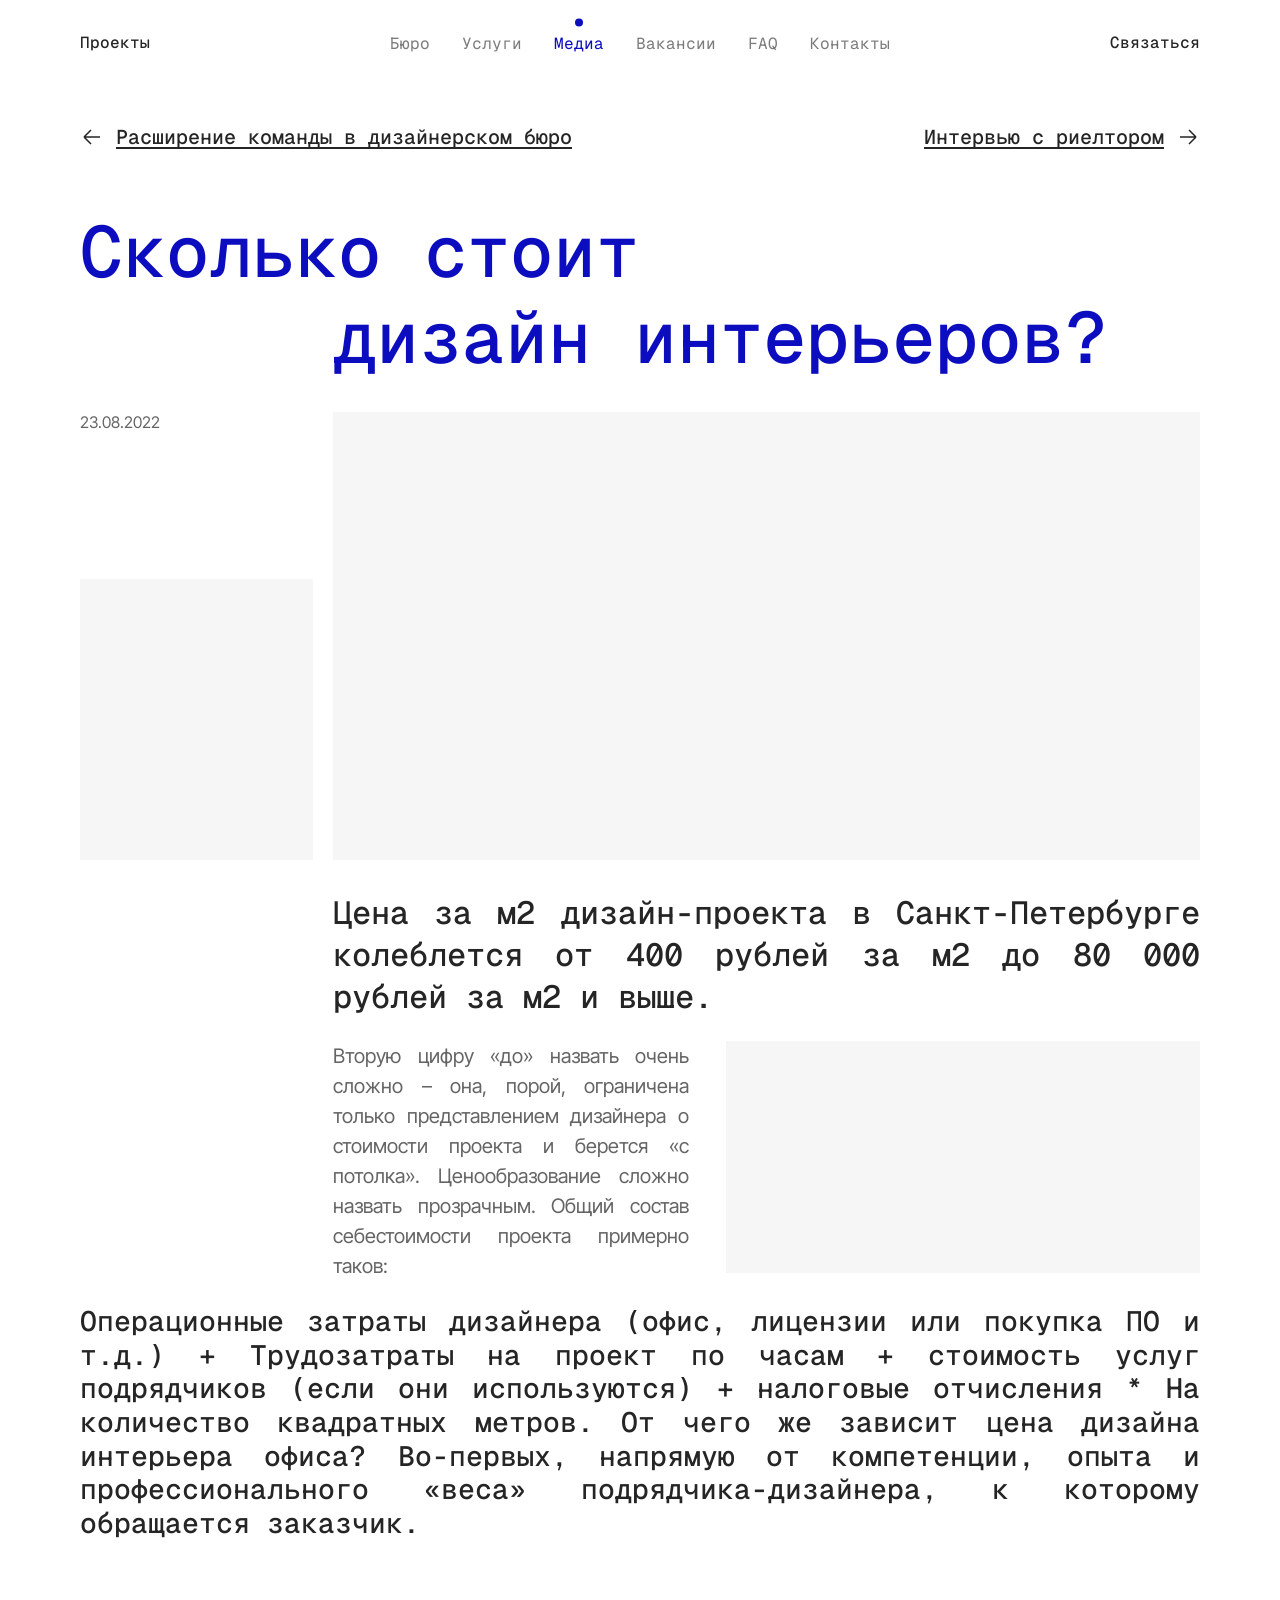
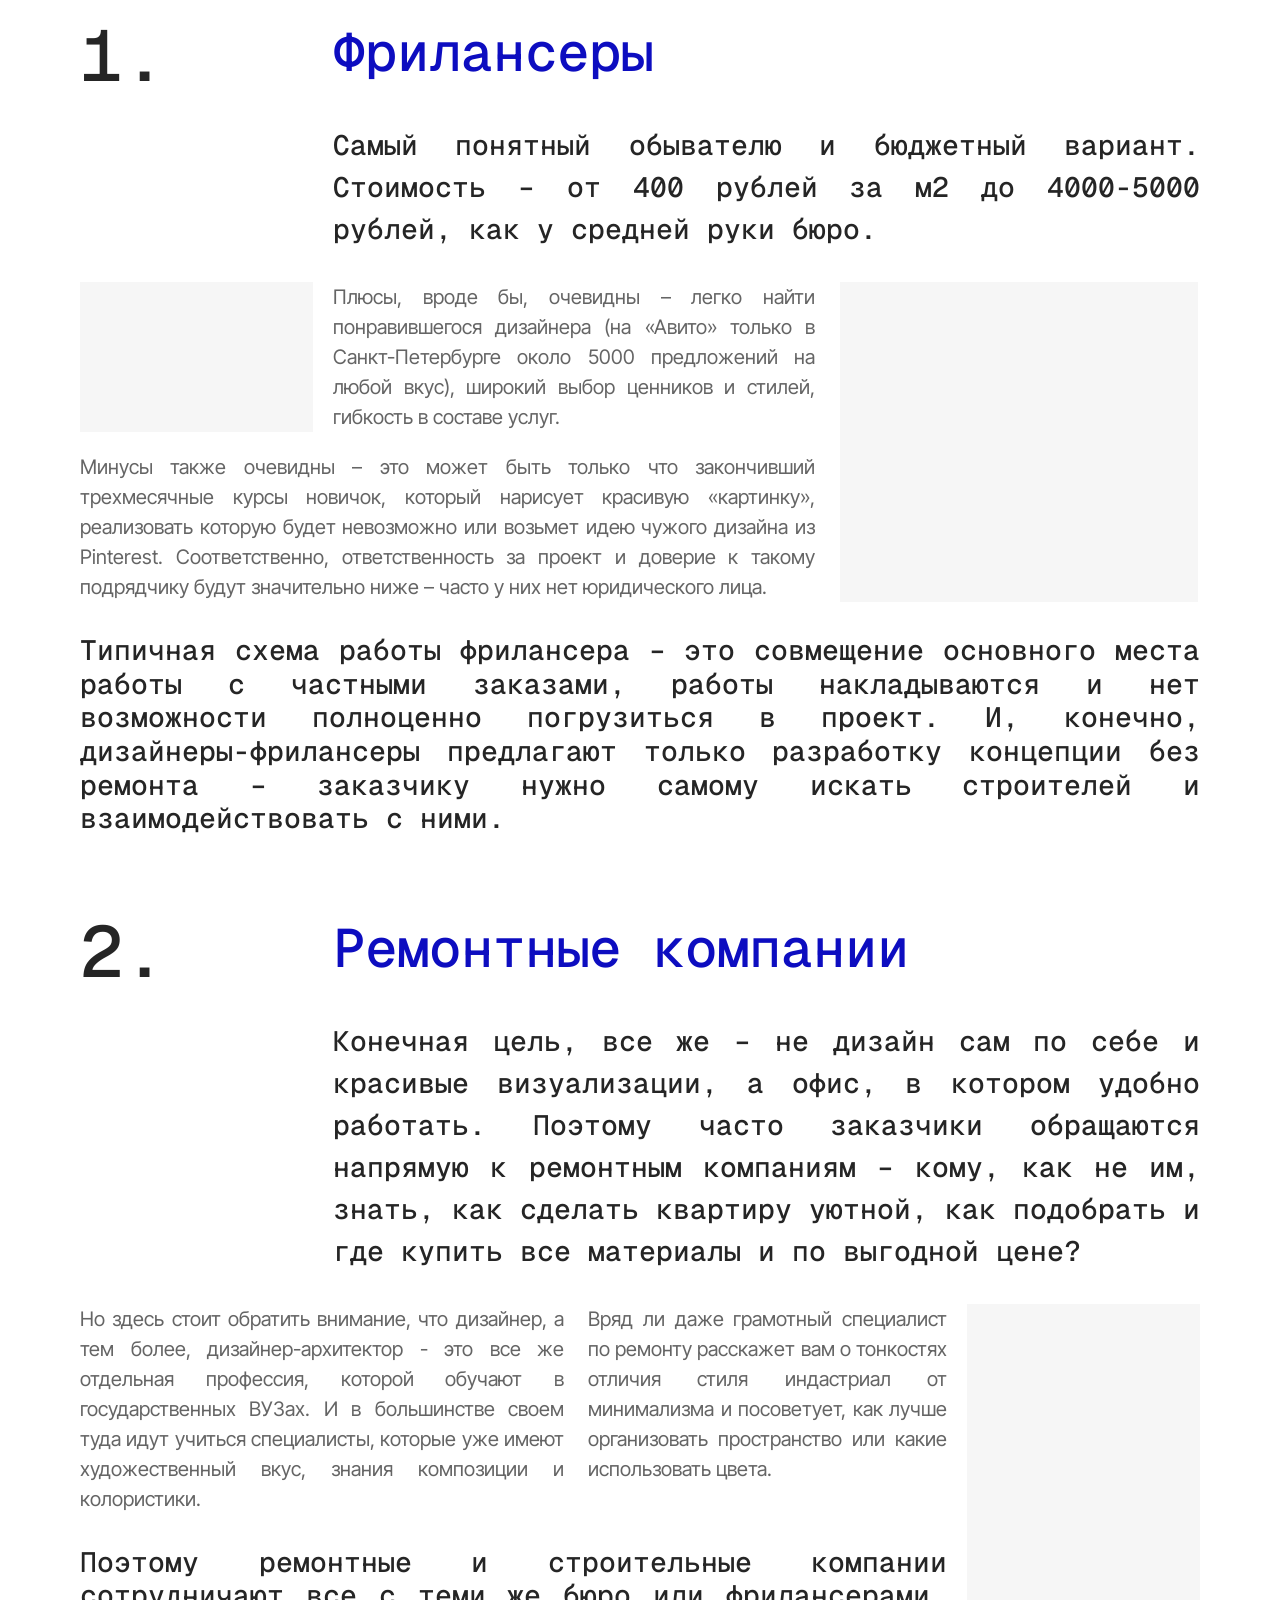
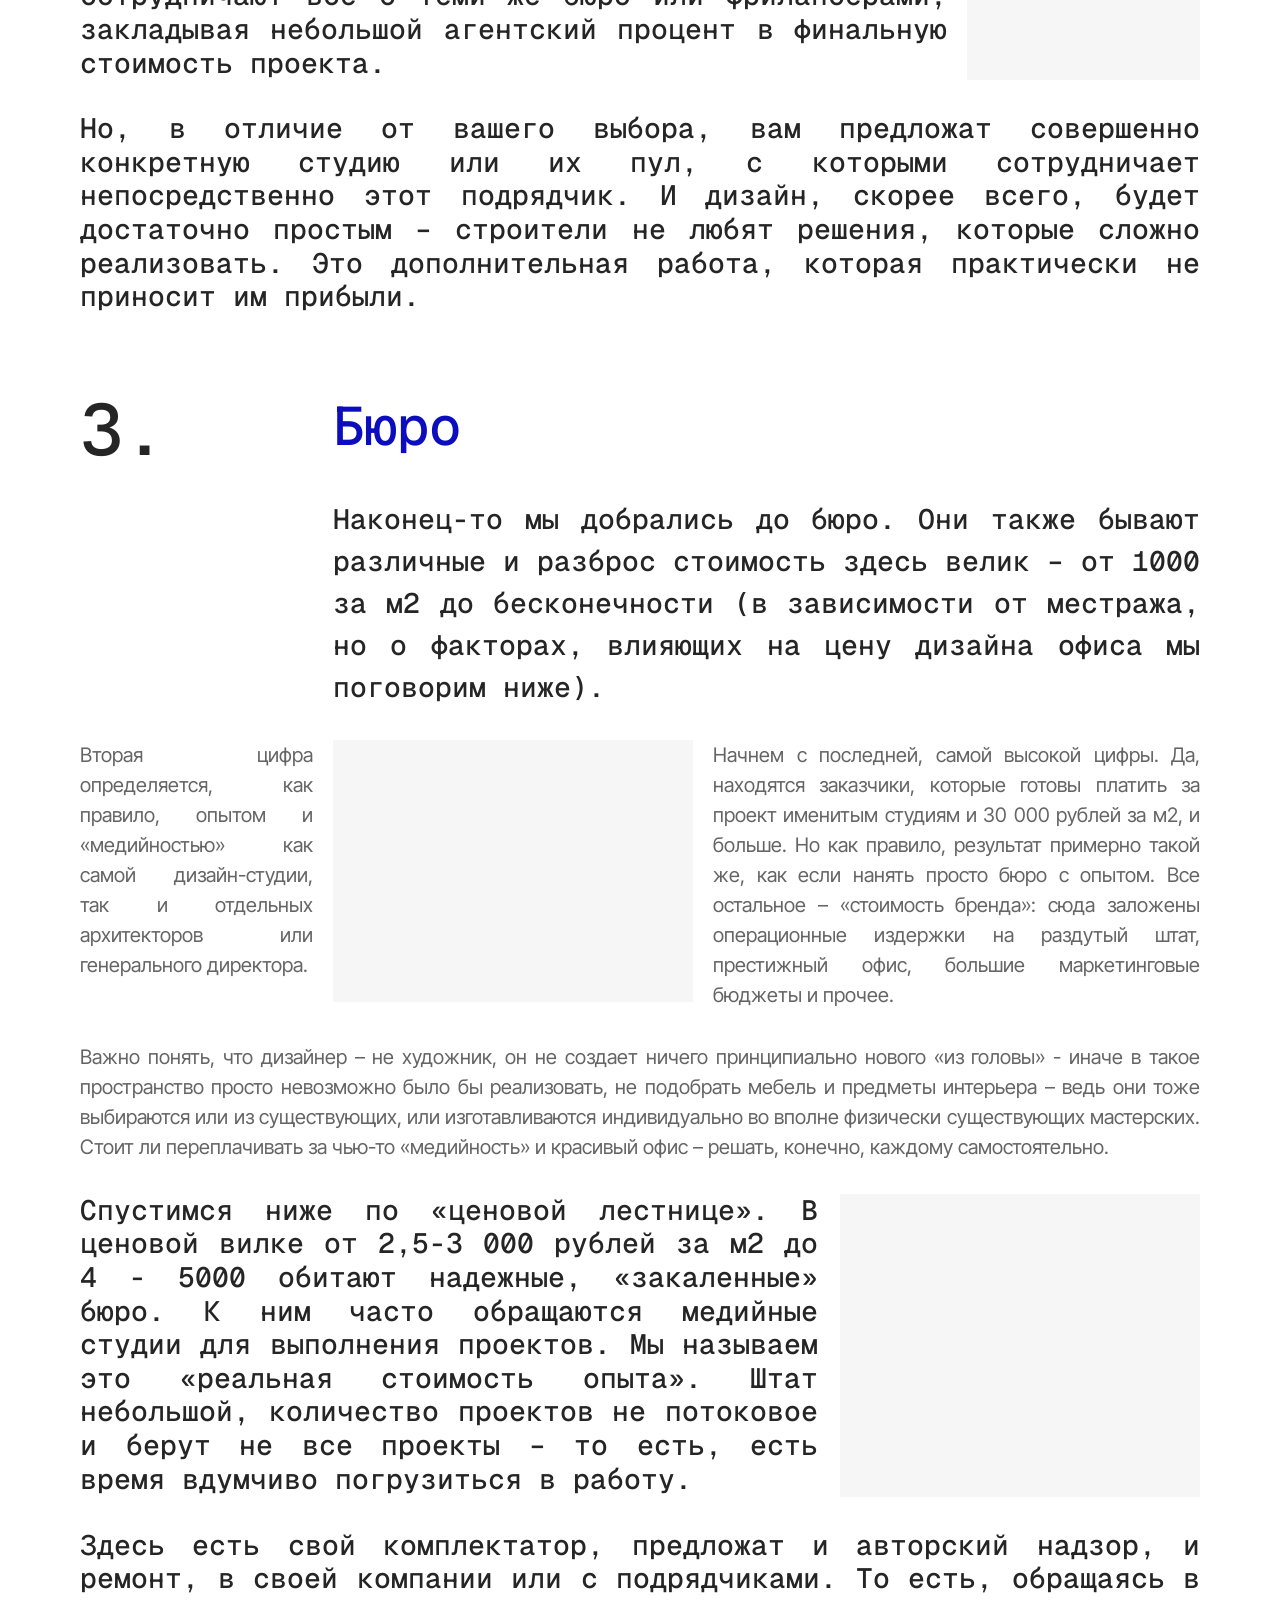
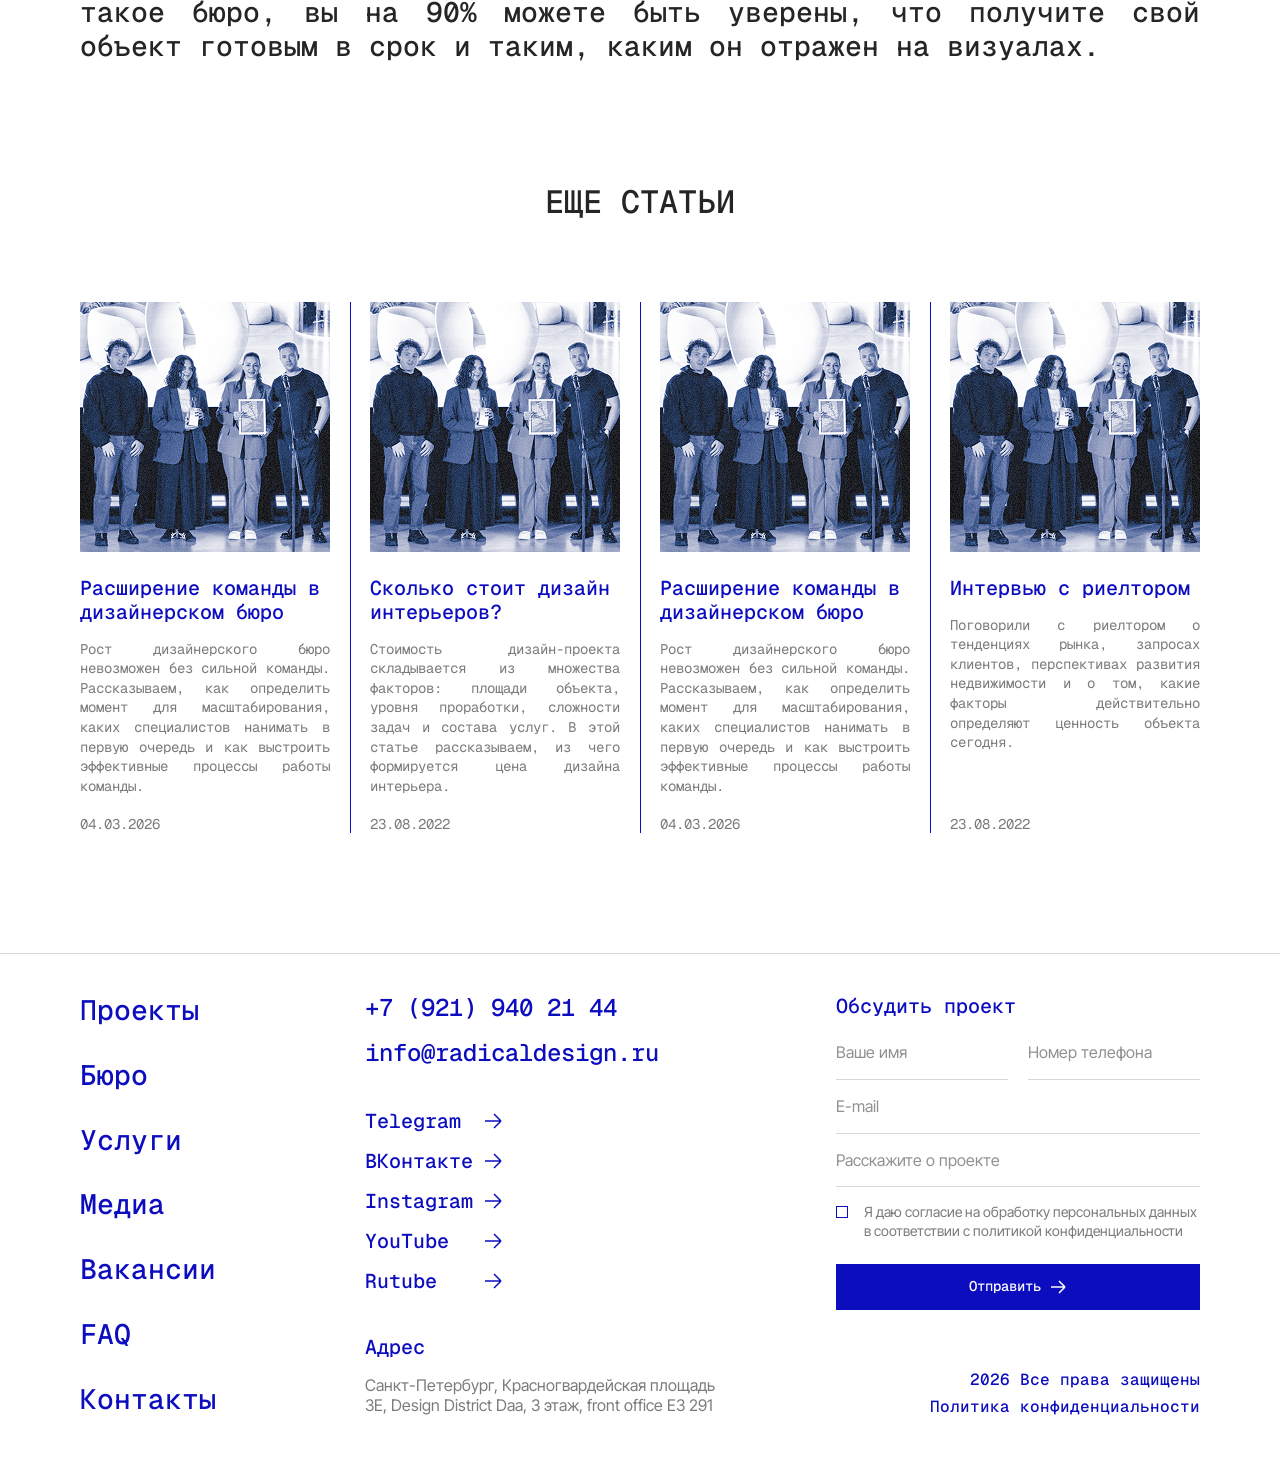
<file: article.html>
<!DOCTYPE html>
<html lang="ru">
<head>
<meta charset="UTF-8">
  <meta name="robots" content="noindex, nofollow">
<meta name="viewport" content="width=device-width, initial-scale=1.0">
<title>Сколько стоит дизайн интерьеров? — Radical Design</title>
<link rel="preconnect" href="https://fonts.googleapis.com">
<link rel="preconnect" href="https://fonts.gstatic.com" crossorigin>
<link href="https://fonts.googleapis.com/css2?family=Geist+Mono:wght@400;500&family=Inter+Tight:wght@400;500&display=swap" rel="stylesheet">
<link rel="stylesheet" href="assets/css/style.css?v=202607210320">
</head>
<body>

<div class="cursor" aria-hidden="true"></div>

<header class="header">
  <div class="container header__row">
    <a href="portfolio.html" class="header__link">
      Проекты
    </a>

    <nav class="header__nav">
      <a href="bureau.html" class="header__nav-item">Бюро</a>
      <a href="services.html" class="header__nav-item">Услуги</a>
      <a href="media.html" class="header__nav-item header__nav-item--active"><span class="dot" aria-hidden="true"></span>Медиа</a>
      <a href="vacancies.html" class="header__nav-item">Вакансии</a>
      <a href="faq.html" class="header__nav-item">FAQ</a>
      <a href="contacts.html" class="header__nav-item">Контакты</a>
    </nav>

    <a href="bureau.html#contact" class="header__link header__link--contact">Связаться</a>

    <button class="header__burger" data-burger aria-label="Меню" aria-expanded="false">
      <span></span><span></span><span></span>
    </button>
  </div>
</header>

<nav class="mobile-menu" data-mobile-menu aria-hidden="true">
  <a href="portfolio.html" class="mobile-menu__item">Проекты</a>
  <a href="bureau.html" class="mobile-menu__item">Бюро</a>
  <a href="services.html" class="mobile-menu__item">Услуги</a>
  <a href="media.html" class="mobile-menu__item mobile-menu__item--active">
    <span class="dot" aria-hidden="true"></span>
    Медиа
  </a>
  <a href="vacancies.html" class="mobile-menu__item">Вакансии</a>
  <a href="faq.html" class="mobile-menu__item">FAQ</a>
  <a href="contacts.html" class="mobile-menu__item">Контакты</a>
  <a href="bureau.html#contact" class="mobile-menu__item mobile-menu__item--accent">Связаться</a>
</nav>

<main>

  <section class="article container">

    <div class="project__pager">
      <a href="media.html" class="project__pager-link project__pager-link--prev">
        <svg class="icon" width="24" height="24" viewBox="0 0 24 24" fill="none"><path d="M20 12H4M4 12L11 5M4 12L11 19" stroke="currentColor" stroke-width="1.5"/></svg>
        Расширение команды в дизайнерском бюро
      </a>
      <a href="media.html" class="project__pager-link project__pager-link--next">
        Интервью с риелтором
        <svg class="icon" width="24" height="24" viewBox="0 0 24 24" fill="none"><path d="M4 12H20M20 12L13 5M20 12L13 19" stroke="currentColor" stroke-width="1.5"/></svg>
      </a>
    </div>

    <h1 class="article__title"><span class="article__title-line">Сколько стоит</span> <span class="article__title-line article__title-line--2">дизайн интерьеров?</span></h1>

    <div class="article__meta">
      <div class="article__meta-side">
        <span class="article__date">23.08.2022</span>
        <div class="article__photo-small"></div>
      </div>
      <div class="article__photo-large"></div>
    </div>

    <div class="article__lead">
      <p class="article__statement">Цена за м2 дизайн-проекта в Санкт-Петербурге колеблется от 400 рублей за м2 до 80 000 рублей за м2 и выше.</p>
      <div class="article__lead-row">
        <p class="article__side-text">Вторую цифру «до» назвать очень сложно – она, порой, ограничена только представлением дизайнера о стоимости проекта и берется «с потолка». Ценообразование сложно назвать прозрачным. Общий состав себестоимости проекта примерно таков:</p>
        <div class="article__ph"></div>
      </div>
    </div>

    <p class="article__wide">Операционные затраты дизайнера (офис, лицензии или покупка ПО и т.д.) + Трудозатраты на проект по часам + стоимость услуг подрядчиков (если они используются) + налоговые отчисления * На количество квадратных метров. От чего же зависит цена дизайна интерьера офиса? Во-первых, напрямую от компетенции, опыта и профессионального «веса» подрядчика-дизайнера, к которому обращается заказчик.</p>

    <div class="article__section">
      <div class="article__section-head">
        <span class="article__section-num">1.</span>
        <h2 class="article__section-title">Фрилансеры</h2>
      </div>
      <p class="article__section-intro">Самый понятный обывателю и бюджетный вариант. Стоимость – от 400 рублей за м2 до 4000-5000 рублей, как у средней руки бюро.</p>

      <div class="article__row article__row--s1">
        <div class="article__col">
          <div class="article__col-top">
            <div class="article__ph article__ph--s1a"></div>
            <p class="article__side-text article__side-text--s1a">Плюсы, вроде бы, очевидны – легко найти понравившегося дизайнера (на «Авито» только в Санкт-Петербурге около 5000 предложений на любой вкус), широкий выбор ценников и стилей, гибкость в составе услуг.</p>
          </div>
          <p class="article__side-text article__side-text--s1b">Минусы также очевидны – это может быть только что закончивший трехмесячные курсы новичок, который нарисует красивую «картинку», реализовать которую будет невозможно или возьмет идею чужого дизайна из Pinterest. Соответственно, ответственность за проект и доверие к такому подрядчику будут значительно ниже – часто у них нет юридического лица.</p>
        </div>
        <div class="article__ph article__ph--s1b"></div>
      </div>

      <p class="article__wide">Типичная схема работы фрилансера – это совмещение основного места работы с частными заказами, работы накладываются и нет возможности полноценно погрузиться в проект. И, конечно, дизайнеры-фрилансеры предлагают только разработку концепции без ремонта – заказчику нужно самому искать строителей и взаимодействовать с ними.</p>
    </div>

    <div class="article__section">
      <div class="article__section-head">
        <span class="article__section-num">2.</span>
        <h2 class="article__section-title">Ремонтные компании</h2>
      </div>
      <p class="article__section-intro">Конечная цель, все же – не дизайн сам по себе и красивые визуализации, а офис, в котором удобно работать. Поэтому часто заказчики обращаются напрямую к ремонтным компаниям – кому, как не им, знать, как сделать квартиру уютной, как подобрать и где купить все материалы и по выгодной цене?</p>

      <div class="article__row article__row--s2">
        <div class="article__ph article__ph--s2"></div>
        <div class="article__col">
          <div class="article__col-top">
            <p class="article__side-text article__side-text--s2a">Но здесь стоит обратить внимание, что дизайнер, а тем более, дизайнер-архитектор - это все же отдельная профессия, которой обучают в государственных ВУЗах. И в большинстве своем туда идут учиться специалисты, которые уже имеют художественный вкус, знания композиции и колористики.</p>
            <p class="article__side-text article__side-text--s2b">Вряд ли даже грамотный специалист по ремонту расскажет вам о тонкостях отличия стиля индастриал от минимализма и посоветует, как лучше организовать пространство или какие использовать цвета.</p>
          </div>
          <p class="article__wide article__wide--s2">Поэтому ремонтные и строительные компании сотрудничают все с теми же бюро или фрилансерами, закладывая небольшой агентский процент в финальную стоимость проекта.</p>
        </div>
      </div>

      <p class="article__wide">Но, в отличие от вашего выбора, вам предложат совершенно конкретную студию или их пул, с которыми сотрудничает непосредственно этот подрядчик. И дизайн, скорее всего, будет достаточно простым – строители не любят решения, которые сложно реализовать. Это дополнительная работа, которая практически не приносит им прибыли.</p>
    </div>

    <div class="article__section">
      <div class="article__section-head">
        <span class="article__section-num">3.</span>
        <h2 class="article__section-title">Бюро</h2>
      </div>
      <p class="article__section-intro">Наконец-то мы добрались до бюро. Они также бывают различные и разброс стоимость здесь велик – от 1000 за м2 до бесконечности (в зависимости от местража, но о факторах, влияющих на цену дизайна офиса мы поговорим ниже).</p>

      <div class="article__grid article__grid--s3">
        <p class="article__side-text article__side-text--s3a">Вторая цифра определяется, как правило, опытом и «медийностью» как самой дизайн-студии, так и отдельных архитекторов или генерального директора.</p>
        <p class="article__side-text article__side-text--s3b">Начнем с последней, самой высокой цифры. Да, находятся заказчики, которые готовы платить за проект именитым студиям и 30 000 рублей за м2, и больше. Но как правило, результат примерно такой же, как если нанять просто бюро с опытом. Все остальное – «стоимость бренда»: сюда заложены операционные издержки на раздутый штат, престижный офис, большие маркетинговые бюджеты и прочее.</p>
        <div class="article__ph article__ph--s3a"></div>
        <p class="article__side-text article__side-text--s3c">Важно понять, что дизайнер – не художник, он не создает ничего принципиально нового «из головы» - иначе в такое пространство просто невозможно было бы реализовать, не подобрать мебель и предметы интерьера – ведь они тоже выбираются или из существующих, или изготавливаются индивидуально во вполне физически существующих мастерских. Стоит ли переплачивать за чью-то «медийность» и красивый офис – решать, конечно, каждому самостоятельно.</p>
      </div>

      <div class="article__row article__row--s3b">
        <p class="article__wide">Спустимся ниже по «ценовой лестнице». В ценовой вилке от 2,5-3 000 рублей за м2 до 4 - 5000 обитают надежные, «закаленные» бюро. К ним часто обращаются медийные студии для выполнения проектов. Мы называем это «реальная стоимость опыта». Штат небольшой, количество проектов не потоковое и берут не все проекты – то есть, есть время вдумчиво погрузиться в работу.</p>
        <div class="article__ph"></div>
      </div>

      <p class="article__wide">Здесь есть свой комплектатор, предложат и авторский надзор, и ремонт, в своей компании или с подрядчиками. То есть, обращаясь в такое бюро, вы на 90% можете быть уверены, что получите свой объект готовым в срок и таким, каким он отражен на визуалах.</p>
    </div>

    <div class="media__block">
      <h2 class="article__more-title">Еще статьи</h2>
      <div class="media__grid">
        <a href="#" class="media-card">
          <img class="media-card__img" src="assets/img/media-placeholder.png" alt="Расширение команды в дизайнерском бюро" loading="lazy">
          <h3 class="media-card__title">Расширение команды в дизайнерском бюро</h3>
          <p class="media-card__text">Рост дизайнерского бюро невозможен без сильной команды. Рассказываем, как определить момент для масштабирования, каких специалистов нанимать в первую очередь и как выстроить эффективные процессы работы команды.</p>
          <span class="media-card__date">04.03.2026</span>
        </a>
        <a href="article.html" class="media-card">
          <img class="media-card__img" src="assets/img/media-placeholder.png" alt="Сколько стоит дизайн интерьеров?" loading="lazy">
          <h3 class="media-card__title">Сколько стоит дизайн интерьеров?</h3>
          <p class="media-card__text">Стоимость дизайн-проекта складывается из множества факторов: площади объекта, уровня проработки, сложности задач и состава услуг. В этой статье рассказываем, из чего формируется цена дизайна интерьера.</p>
          <span class="media-card__date">23.08.2022</span>
        </a>
        <a href="#" class="media-card">
          <img class="media-card__img" src="assets/img/media-placeholder.png" alt="Расширение команды в дизайнерском бюро" loading="lazy">
          <h3 class="media-card__title">Расширение команды в дизайнерском бюро</h3>
          <p class="media-card__text">Рост дизайнерского бюро невозможен без сильной команды. Рассказываем, как определить момент для масштабирования, каких специалистов нанимать в первую очередь и как выстроить эффективные процессы работы команды.</p>
          <span class="media-card__date">04.03.2026</span>
        </a>
        <a href="#" class="media-card">
          <img class="media-card__img" src="assets/img/media-placeholder.png" alt="Интервью с риелтором" loading="lazy">
          <h3 class="media-card__title">Интервью с риелтором</h3>
          <p class="media-card__text">Поговорили с риелтором о тенденциях рынка, запросах клиентов, перспективах развития недвижимости и о том, какие факторы действительно определяют ценность объекта сегодня.</p>
          <span class="media-card__date">23.08.2022</span>
        </a>
      </div>
    </div>

  </section>

</main>

<button class="scroll-top" data-scroll-top aria-label="Наверх" type="button">
  <svg width="24" height="24" viewBox="0 0 24 24" fill="none"><path d="M12 20V4M12 4L5 11M12 4L19 11" stroke="currentColor" stroke-width="1.5"/></svg>
</button>

<footer class="footer">
  <div class="footer__inner container">
    <nav class="footer__nav">
      <a href="portfolio.html" class="footer__nav-item">Проекты</a>
      <a href="bureau.html" class="footer__nav-item">Бюро</a>
      <a href="services.html" class="footer__nav-item">Услуги</a>
      <a href="media.html" class="footer__nav-item">Медиа</a>
      <a href="vacancies.html" class="footer__nav-item">Вакансии</a>
      <a href="faq.html" class="footer__nav-item">FAQ</a>
      <a href="contacts.html" class="footer__nav-item">Контакты</a>
    </nav>

    <div class="footer__contacts">
      <div class="footer__coords">
        <a href="tel:+79219402144" class="footer__coord">+7 (921) 940 21 44</a>
        <a href="mailto:info@radicaldesign.ru" class="footer__coord">info@radicaldesign.ru</a>
      </div>

      <div class="footer__socials">
        <a href="https://t.me/radicaldesignstudio" class="footer__social">Telegram <svg class="icon" width="24" height="24" viewBox="0 0 24 24" fill="none"><path d="M4 12H20M20 12L13 5M20 12L13 19" stroke="currentColor" stroke-width="1.5"/></svg></a>
        <a href="https://vk.com/radicaldesign" class="footer__social">ВКонтакте <svg class="icon" width="24" height="24" viewBox="0 0 24 24" fill="none"><path d="M4 12H20M20 12L13 5M20 12L13 19" stroke="currentColor" stroke-width="1.5"/></svg></a>
        <a href="https://www.instagram.com/radical_design_studio/" class="footer__social">Instagram <svg class="icon" width="24" height="24" viewBox="0 0 24 24" fill="none"><path d="M4 12H20M20 12L13 5M20 12L13 19" stroke="currentColor" stroke-width="1.5"/></svg></a>
        <a href="https://www.youtube.com/@Radical_Design" class="footer__social">YouTube <svg class="icon" width="24" height="24" viewBox="0 0 24 24" fill="none"><path d="M4 12H20M20 12L13 5M20 12L13 19" stroke="currentColor" stroke-width="1.5"/></svg></a>
        <a href="https://rutube.ru/channel/67643275/" class="footer__social">Rutube <svg class="icon" width="24" height="24" viewBox="0 0 24 24" fill="none"><path d="M4 12H20M20 12L13 5M20 12L13 19" stroke="currentColor" stroke-width="1.5"/></svg></a>
      </div>

      <div class="footer__address">
        <span class="footer__address-label">Адрес</span>
        <p class="footer__address-text">Санкт-Петербург, Красногвардейская площадь 3Е, Design District Daa, 3 этаж, front office E3 291</p>
      </div>
    </div>

    <div class="footer__cta">
      <div class="footer__form-block">
        <span class="footer__form-title">Обсудить проект</span>
        <form class="form form--compact" novalidate>
          <div class="form__fields">
            <div class="form__row">
              <div class="form__field"><input class="form__input" type="text" name="name" placeholder="Ваше имя"></div>
              <div class="form__field"><input class="form__input" type="tel" name="phone" placeholder="Номер телефона"></div>
            </div>
            <div class="form__field"><input class="form__input" type="email" name="email" placeholder="E-mail"></div>
            <div class="form__field"><input class="form__input" type="text" name="message" placeholder="Расскажите о проекте"></div>
            <label class="form__consent">
              <input class="form__checkbox" type="checkbox" name="consent">
              <span class="form__checkbox-box" aria-hidden="true"></span>
              <span class="form__consent-text">Я даю согласие на обработку персональных данных в соответствии с политикой конфиденциальности</span>
            </label>
          </div>
          <button class="form__submit" type="submit">
            Отправить
            <svg class="icon" width="18" height="18" viewBox="0 0 18 18" fill="none"><path d="M2 9H16M16 9L10 3M16 9L10 15" stroke="currentColor" stroke-width="1.5"/></svg>
          </button>
        </form>
      </div>

      <div class="footer__legal">
        <span>2026 Все права защищены</span>
        <a href="#" class="footer__legal-link">Политика конфиденциальности</a>
      </div>
    </div>
  </div>
</footer>

<script src="assets/js/main.js?v=202607210320"></script>
</body>
</html>
</file>
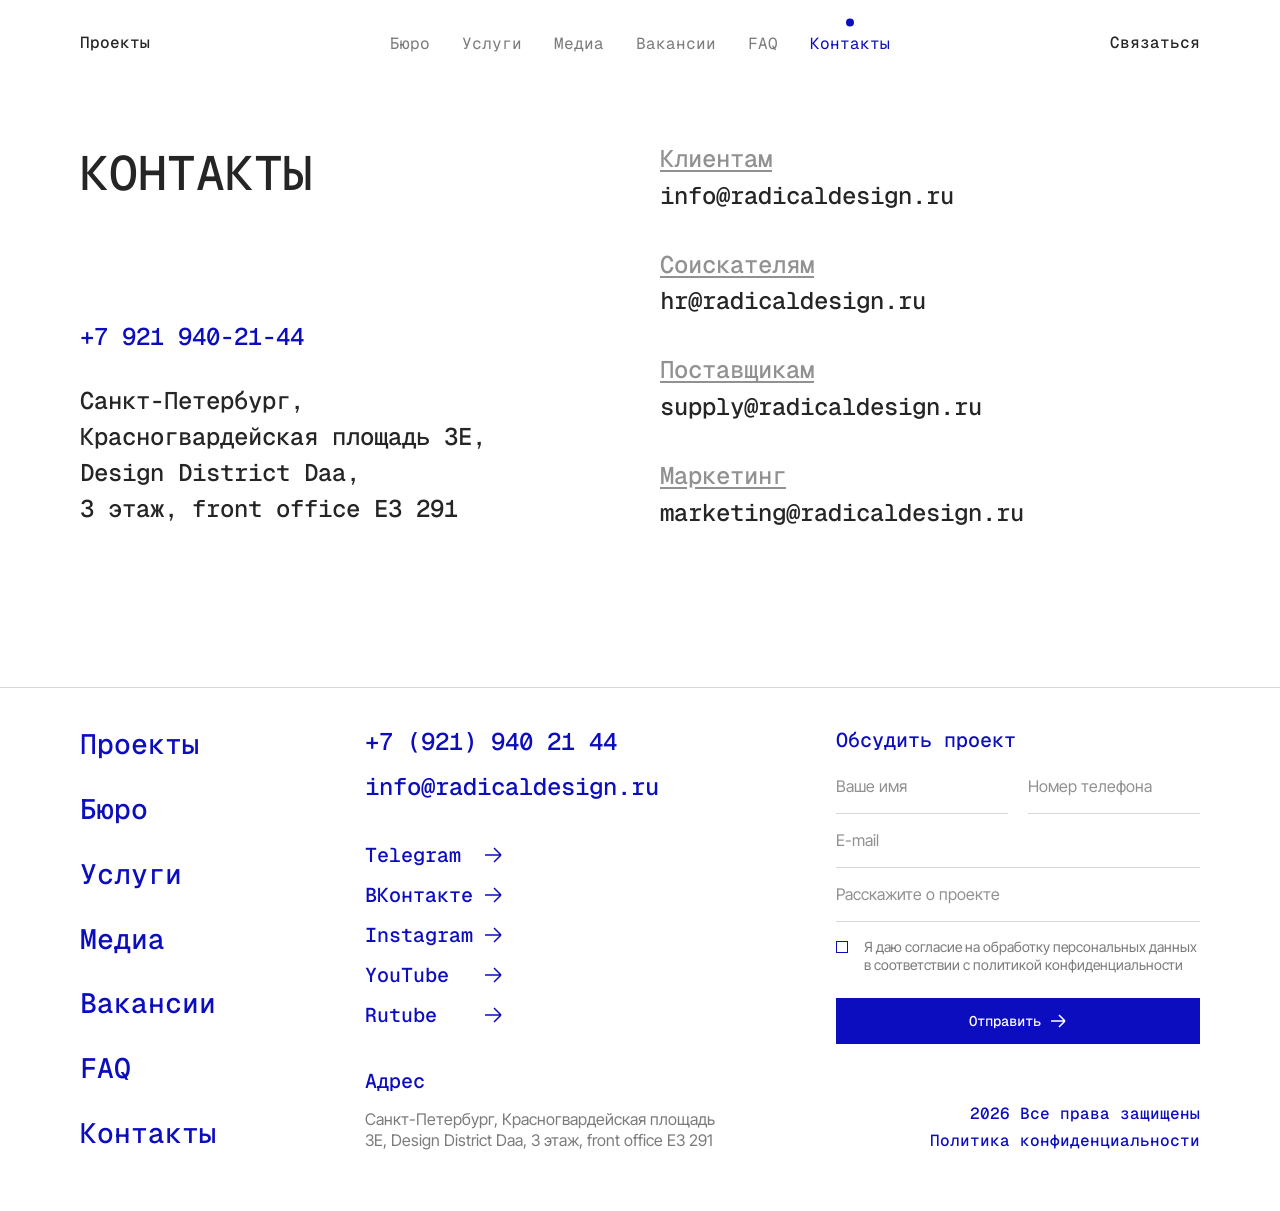
<file: contacts.html>
<!DOCTYPE html>
<html lang="ru">
<head>
<meta charset="UTF-8">
  <meta name="robots" content="noindex, nofollow">
<meta name="viewport" content="width=device-width, initial-scale=1.0">
<title>Контакты — Radical Design</title>
<link rel="preconnect" href="https://fonts.googleapis.com">
<link rel="preconnect" href="https://fonts.gstatic.com" crossorigin>
<link href="https://fonts.googleapis.com/css2?family=Geist+Mono:wght@400;500&family=Inter+Tight:wght@400;500&display=swap" rel="stylesheet">
<link rel="stylesheet" href="assets/css/style.css?v=202607210320">
</head>
<body>

<div class="cursor" aria-hidden="true"></div>

<header class="header">
  <div class="container header__row">
    <a href="portfolio.html" class="header__link">
      Проекты
    </a>

    <nav class="header__nav">
      <a href="bureau.html" class="header__nav-item">Бюро</a>
      <a href="services.html" class="header__nav-item">Услуги</a>
      <a href="media.html" class="header__nav-item">Медиа</a>
      <a href="vacancies.html" class="header__nav-item">Вакансии</a>
      <a href="faq.html" class="header__nav-item">FAQ</a>
      <a href="contacts.html" class="header__nav-item header__nav-item--active">
        <span class="dot" aria-hidden="true"></span>
        Контакты
      </a>
    </nav>

    <a href="bureau.html#contact" class="header__link header__link--contact">Связаться</a>

    <button class="header__burger" data-burger aria-label="Меню" aria-expanded="false">
      <span></span><span></span><span></span>
    </button>
  </div>
</header>

<nav class="mobile-menu" data-mobile-menu aria-hidden="true">
  <a href="portfolio.html" class="mobile-menu__item">Проекты</a>
  <a href="bureau.html" class="mobile-menu__item">Бюро</a>
  <a href="services.html" class="mobile-menu__item">Услуги</a>
  <a href="media.html" class="mobile-menu__item">Медиа</a>
  <a href="vacancies.html" class="mobile-menu__item">Вакансии</a>
  <a href="faq.html" class="mobile-menu__item">FAQ</a>
  <a href="contacts.html" class="mobile-menu__item mobile-menu__item--active">
    <span class="dot" aria-hidden="true"></span>
    Контакты
  </a>
  <a href="bureau.html#contact" class="mobile-menu__item mobile-menu__item--accent">Связаться</a>
</nav>

<main>

  <section class="contacts container">
    <div class="contacts__main">
      <h1 class="section-title contacts__title">Контакты</h1>

      <div class="contacts__coords">
        <a href="tel:+79219402144" class="contacts__phone">+7 921 940-21-44</a>
        <p class="contacts__address">Санкт-Петербург, <br class="contacts__br">Красногвардейская площадь 3Е, <br class="contacts__br">Design District Daa, <br class="contacts__br">3 этаж, front office E3 291</p>
      </div>
    </div>

    <div class="contacts__emails">
      <div class="contacts__item">
        <a href="#" class="contacts__label">Клиентам</a>
        <a href="mailto:info@radicaldesign.ru" class="contacts__email">info@radicaldesign.ru</a>
      </div>
      <div class="contacts__item">
        <a href="#" class="contacts__label">Соискателям</a>
        <a href="mailto:hr@radicaldesign.ru" class="contacts__email">hr@radicaldesign.ru</a>
      </div>
      <div class="contacts__item">
        <a href="#" class="contacts__label">Поставщикам</a>
        <a href="mailto:supply@radicaldesign.ru" class="contacts__email">supply@radicaldesign.ru</a>
      </div>
      <div class="contacts__item">
        <a href="#" class="contacts__label">Маркетинг</a>
        <a href="mailto:marketing@radicaldesign.ru" class="contacts__email">marketing@radicaldesign.ru</a>
      </div>
    </div>
  </section>

</main>

<button class="scroll-top" data-scroll-top aria-label="Наверх" type="button">
  <svg width="24" height="24" viewBox="0 0 24 24" fill="none"><path d="M12 20V4M12 4L5 11M12 4L19 11" stroke="currentColor" stroke-width="1.5"/></svg>
</button>

<footer class="footer">
  <div class="footer__inner container">
    <nav class="footer__nav">
      <a href="portfolio.html" class="footer__nav-item">Проекты</a>
      <a href="bureau.html" class="footer__nav-item">Бюро</a>
      <a href="services.html" class="footer__nav-item">Услуги</a>
      <a href="media.html" class="footer__nav-item">Медиа</a>
      <a href="vacancies.html" class="footer__nav-item">Вакансии</a>
      <a href="faq.html" class="footer__nav-item">FAQ</a>
      <a href="contacts.html" class="footer__nav-item">Контакты</a>
    </nav>

    <div class="footer__contacts">
      <div class="footer__coords">
        <a href="tel:+79219402144" class="footer__coord">+7 (921) 940 21 44</a>
        <a href="mailto:info@radicaldesign.ru" class="footer__coord">info@radicaldesign.ru</a>
      </div>

      <div class="footer__socials">
        <a href="https://t.me/radicaldesignstudio" class="footer__social">Telegram <svg class="icon" width="24" height="24" viewBox="0 0 24 24" fill="none"><path d="M4 12H20M20 12L13 5M20 12L13 19" stroke="currentColor" stroke-width="1.5"/></svg></a>
        <a href="https://vk.com/radicaldesign" class="footer__social">ВКонтакте <svg class="icon" width="24" height="24" viewBox="0 0 24 24" fill="none"><path d="M4 12H20M20 12L13 5M20 12L13 19" stroke="currentColor" stroke-width="1.5"/></svg></a>
        <a href="https://www.instagram.com/radical_design_studio/" class="footer__social">Instagram <svg class="icon" width="24" height="24" viewBox="0 0 24 24" fill="none"><path d="M4 12H20M20 12L13 5M20 12L13 19" stroke="currentColor" stroke-width="1.5"/></svg></a>
        <a href="https://www.youtube.com/@Radical_Design" class="footer__social">YouTube <svg class="icon" width="24" height="24" viewBox="0 0 24 24" fill="none"><path d="M4 12H20M20 12L13 5M20 12L13 19" stroke="currentColor" stroke-width="1.5"/></svg></a>
        <a href="https://rutube.ru/channel/67643275/" class="footer__social">Rutube <svg class="icon" width="24" height="24" viewBox="0 0 24 24" fill="none"><path d="M4 12H20M20 12L13 5M20 12L13 19" stroke="currentColor" stroke-width="1.5"/></svg></a>
      </div>

      <div class="footer__address">
        <span class="footer__address-label">Адрес</span>
        <p class="footer__address-text">Санкт-Петербург, Красногвардейская площадь 3Е, Design District Daa, 3 этаж, front office E3 291</p>
      </div>
    </div>

    <div class="footer__cta">
      <div class="footer__form-block">
        <span class="footer__form-title">Обсудить проект</span>
        <form class="form form--compact" novalidate>
          <div class="form__fields">
            <div class="form__row">
              <div class="form__field"><input class="form__input" type="text" name="name" placeholder="Ваше имя"></div>
              <div class="form__field"><input class="form__input" type="tel" name="phone" placeholder="Номер телефона"></div>
            </div>
            <div class="form__field"><input class="form__input" type="email" name="email" placeholder="E-mail"></div>
            <div class="form__field"><input class="form__input" type="text" name="message" placeholder="Расскажите о проекте"></div>
            <label class="form__consent">
              <input class="form__checkbox" type="checkbox" name="consent">
              <span class="form__checkbox-box" aria-hidden="true"></span>
              <span class="form__consent-text">Я даю согласие на обработку персональных данных в соответствии с политикой конфиденциальности</span>
            </label>
          </div>
          <button class="form__submit" type="submit">
            Отправить
            <svg class="icon" width="18" height="18" viewBox="0 0 18 18" fill="none"><path d="M2 9H16M16 9L10 3M16 9L10 15" stroke="currentColor" stroke-width="1.5"/></svg>
          </button>
        </form>
      </div>

      <div class="footer__legal">
        <span>2026 Все права защищены</span>
        <a href="#" class="footer__legal-link">Политика конфиденциальности</a>
      </div>
    </div>
  </div>
</footer>

<script src="assets/js/main.js?v=202607210320"></script>
</body>
</html>
</file>
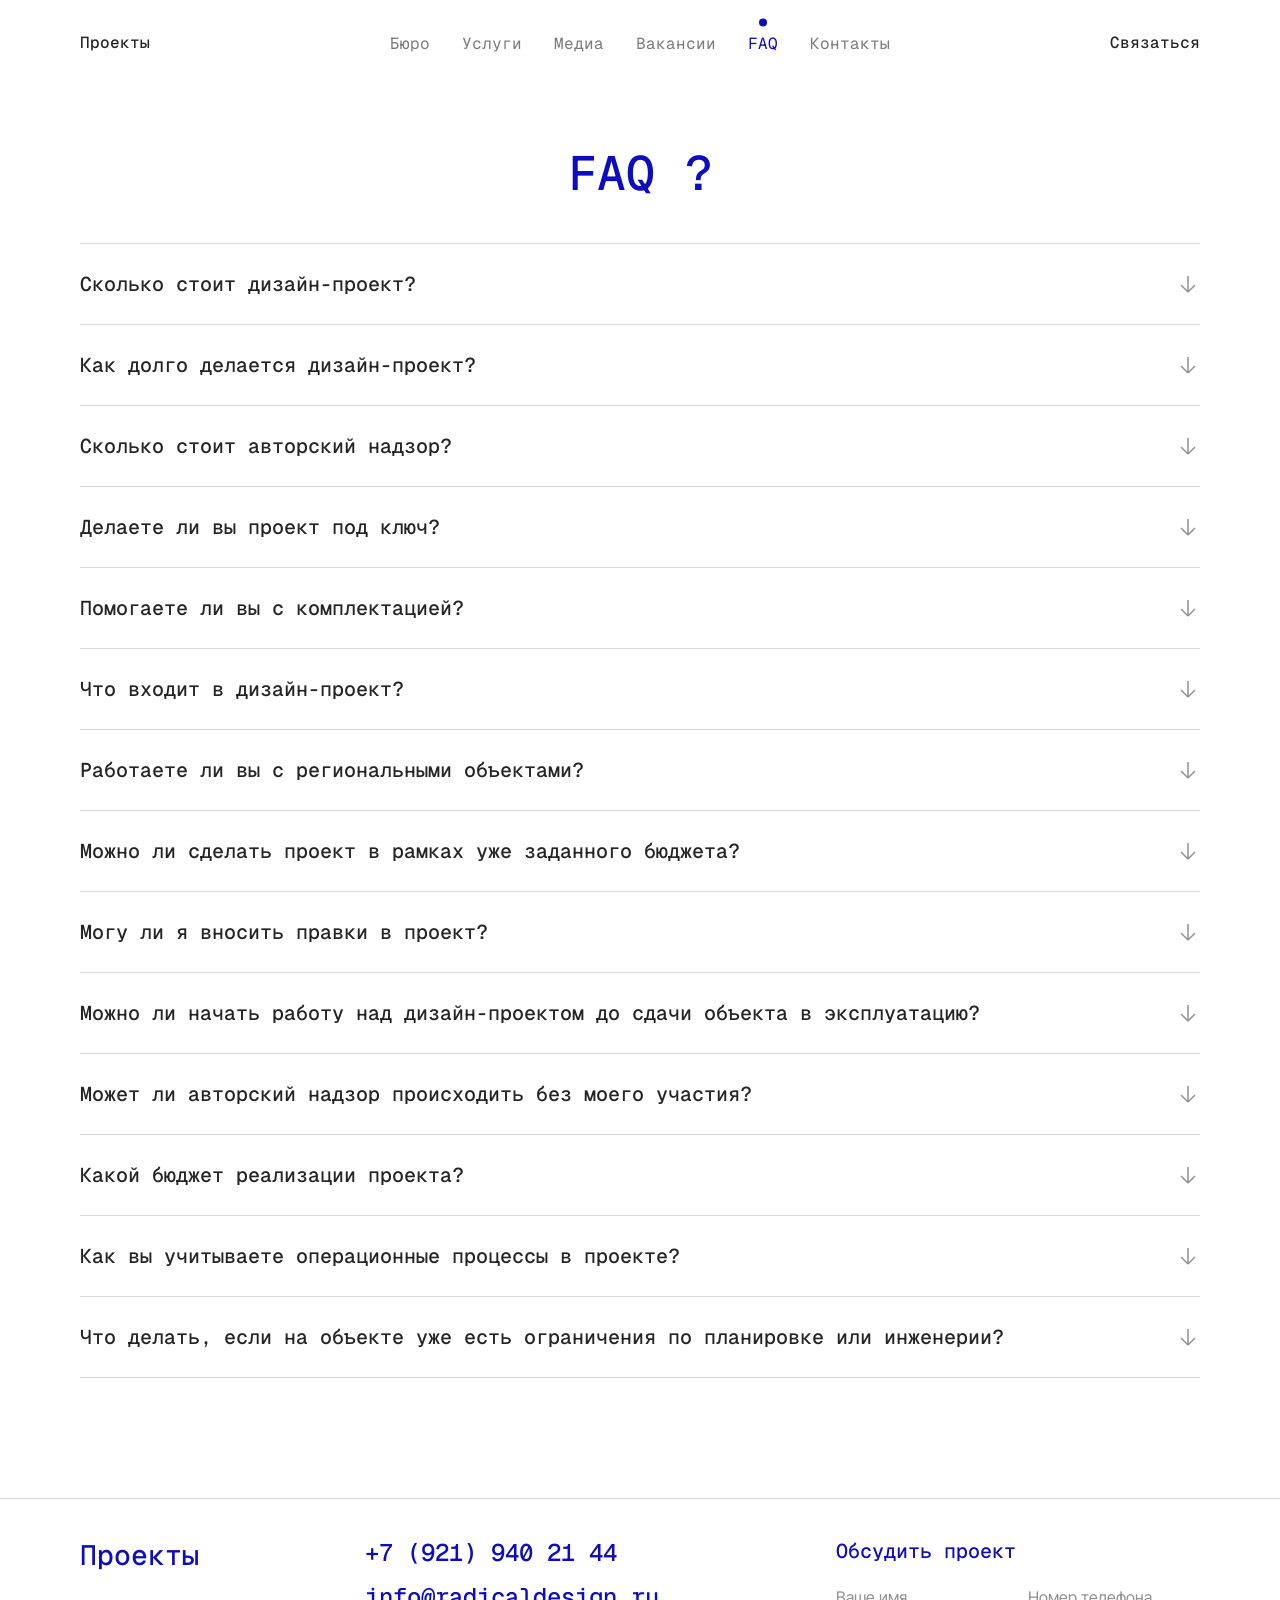
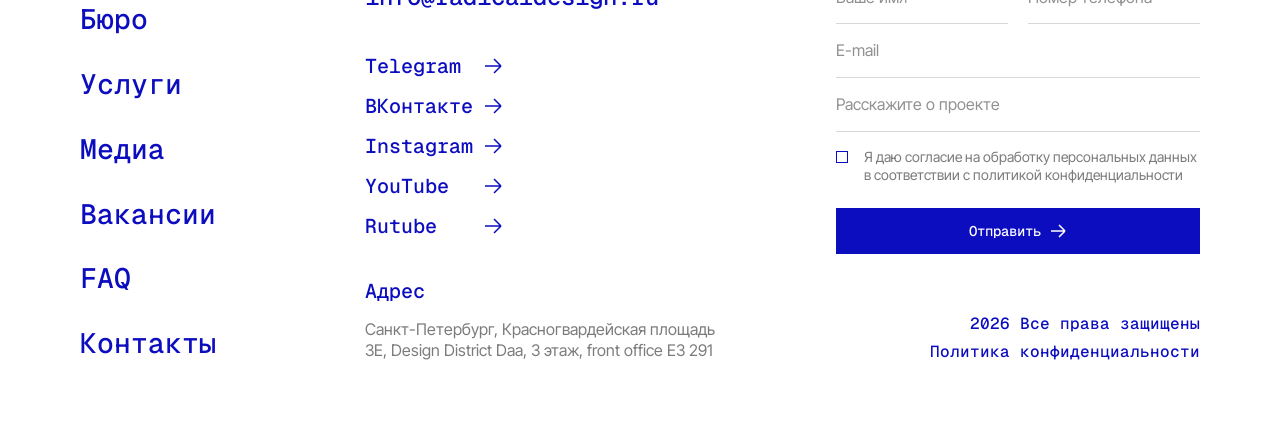
<file: faq.html>
<!DOCTYPE html>
<html lang="ru">
<head>
<meta charset="UTF-8">
  <meta name="robots" content="noindex, nofollow">
<meta name="viewport" content="width=device-width, initial-scale=1.0">
<title>FAQ — Radical Design</title>
<link rel="preconnect" href="https://fonts.googleapis.com">
<link rel="preconnect" href="https://fonts.gstatic.com" crossorigin>
<link href="https://fonts.googleapis.com/css2?family=Geist+Mono:wght@400;500&family=Inter+Tight:wght@400;500&display=swap" rel="stylesheet">
<link rel="stylesheet" href="assets/css/style.css?v=202607210320">
</head>
<body>

<div class="cursor" aria-hidden="true"></div>

<header class="header">
  <div class="container header__row">
    <a href="portfolio.html" class="header__link">
      Проекты
    </a>

    <nav class="header__nav">
      <a href="bureau.html" class="header__nav-item">Бюро</a>
      <a href="services.html" class="header__nav-item">Услуги</a>
      <a href="media.html" class="header__nav-item">Медиа</a>
      <a href="vacancies.html" class="header__nav-item">Вакансии</a>
      <a href="faq.html" class="header__nav-item header__nav-item--active">
        <span class="dot" aria-hidden="true"></span>
        FAQ
      </a>
      <a href="contacts.html" class="header__nav-item">Контакты</a>
    </nav>

    <a href="bureau.html#contact" class="header__link header__link--contact">Связаться</a>

    <button class="header__burger" data-burger aria-label="Меню" aria-expanded="false">
      <span></span><span></span><span></span>
    </button>
  </div>
</header>

<nav class="mobile-menu" data-mobile-menu aria-hidden="true">
  <a href="portfolio.html" class="mobile-menu__item">Проекты</a>
  <a href="bureau.html" class="mobile-menu__item">Бюро</a>
  <a href="services.html" class="mobile-menu__item">Услуги</a>
  <a href="media.html" class="mobile-menu__item">Медиа</a>
  <a href="vacancies.html" class="mobile-menu__item">Вакансии</a>
  <a href="faq.html" class="mobile-menu__item mobile-menu__item--active">
    <span class="dot" aria-hidden="true"></span>
    FAQ
  </a>
  <a href="contacts.html" class="mobile-menu__item">Контакты</a>
  <a href="bureau.html#contact" class="mobile-menu__item mobile-menu__item--accent">Связаться</a>
</nav>

<main>

  <section class="faq container">
    <h1 class="faq__title">FAQ&nbsp;?</h1>

    <div class="faq__list" data-faq>
      <div class="faq__item">
        <button class="faq__q" type="button" aria-expanded="false">
          <span class="faq__q-text">Сколько стоит дизайн-проект?</span>
          <svg class="faq__icon" width="24" height="24" viewBox="0 0 24 24" fill="none" aria-hidden="true"><path d="M12 4V20M12 20L5 13M12 20L19 13" stroke="currentColor" stroke-width="1.5"/></svg>
        </button>
        <div class="faq__a">
          <div class="faq__a-inner">
            <p>Стоимость рассчитывается индивидуально и зависит от площади объекта, его назначения, состава помещений, а также исходных данных по проекту. Чтобы назвать точную цену, нам важно понять задачу, формат объекта и уровень проработки, который вам нужен.</p>
          </div>
        </div>
      </div>

      <div class="faq__item">
        <button class="faq__q" type="button" aria-expanded="false">
          <span class="faq__q-text">Как долго делается дизайн-проект?</span>
          <svg class="faq__icon" width="24" height="24" viewBox="0 0 24 24" fill="none" aria-hidden="true"><path d="M12 4V20M12 20L5 13M12 20L19 13" stroke="currentColor" stroke-width="1.5"/></svg>
        </button>
        <div class="faq__a">
          <div class="faq__a-inner">
            <p>Сроки тоже зависят от масштаба и сложности объекта. Для офиса площадью около 100 м² проект обычно занимает от 2,5 до 4 месяцев, не считая времени на согласование этапов. Если объект крупнее или требует более сложной проработки, сроки обсуждаются отдельно.</p>
          </div>
        </div>
      </div>

      <div class="faq__item">
        <button class="faq__q" type="button" aria-expanded="false">
          <span class="faq__q-text">Сколько стоит авторский надзор?</span>
          <svg class="faq__icon" width="24" height="24" viewBox="0 0 24 24" fill="none" aria-hidden="true"><path d="M12 4V20M12 20L5 13M12 20L19 13" stroke="currentColor" stroke-width="1.5"/></svg>
        </button>
        <div class="faq__a">
          <div class="faq__a-inner">
            <p>Стоимость авторского надзора рассчитывается индивидуально и зависит от площади объекта, его расположения и объема выездов. Оплата производится ежемесячно. Если на стройке возникает пауза, надзор можно приостановить и возобновить позже.</p>
          </div>
        </div>
      </div>

      <div class="faq__item">
        <button class="faq__q" type="button" aria-expanded="false">
          <span class="faq__q-text">Делаете ли вы проект под ключ?</span>
          <svg class="faq__icon" width="24" height="24" viewBox="0 0 24 24" fill="none" aria-hidden="true"><path d="M12 4V20M12 20L5 13M12 20L19 13" stroke="currentColor" stroke-width="1.5"/></svg>
        </button>
        <div class="faq__a">
          <div class="faq__a-inner">
            <p>Да, мы ведём проект полностью — от первой консультации до реализации и сдачи объекта. Берём на себя разработку концепции, рабочей документации, комплектацию, координацию подрядчиков и авторский надзор. У нас есть собственный строительный отдел, который глубоко понимает проект и позволяет реализовать его без потерь на этапе стройки. Мы контролируем сроки, бюджет и качество на каждом этапе, чтобы итоговое пространство точно соответствовало согласованной идее и было готово к использованию без дополнительных доработок.</p>
          </div>
        </div>
      </div>

      <div class="faq__item">
        <button class="faq__q" type="button" aria-expanded="false">
          <span class="faq__q-text">Помогаете ли вы с комплектацией?</span>
          <svg class="faq__icon" width="24" height="24" viewBox="0 0 24 24" fill="none" aria-hidden="true"><path d="M12 4V20M12 20L5 13M12 20L19 13" stroke="currentColor" stroke-width="1.5"/></svg>
        </button>
        <div class="faq__a">
          <div class="faq__a-inner">
            <p>Да, мы сопровождаем проект на этапе комплектации: подбираем позиции, сверяем спецификации, помогаем удерживать проектную логику и контролировать соответствие выбранных решений концепции.</p>
          </div>
        </div>
      </div>

      <div class="faq__item">
        <button class="faq__q" type="button" aria-expanded="false">
          <span class="faq__q-text">Что входит в дизайн-проект?</span>
          <svg class="faq__icon" width="24" height="24" viewBox="0 0 24 24" fill="none" aria-hidden="true"><path d="M12 4V20M12 20L5 13M12 20L19 13" stroke="currentColor" stroke-width="1.5"/></svg>
        </button>
        <div class="faq__a">
          <div class="faq__a-inner">
            <p>Состав проекта зависит от задачи и формата объекта. Обычно он включает планировочные решения, концепцию, визуализации, рабочие чертежи и ведомости отделки, мебели, света и оборудования. При необходимости состав можно расширить под конкретный объект и стадию реализации.</p>
          </div>
        </div>
      </div>

      <div class="faq__item">
        <button class="faq__q" type="button" aria-expanded="false">
          <span class="faq__q-text">Работаете ли вы с региональными объектами?</span>
          <svg class="faq__icon" width="24" height="24" viewBox="0 0 24 24" fill="none" aria-hidden="true"><path d="M12 4V20M12 20L5 13M12 20L19 13" stroke="currentColor" stroke-width="1.5"/></svg>
        </button>
        <div class="faq__a">
          <div class="faq__a-inner">
            <p>Да, если формат проекта это позволяет, мы можем вести работу и удаленно, а также подключаться к объектам в других городах по согласованному регламенту.</p>
          </div>
        </div>
      </div>

      <div class="faq__item">
        <button class="faq__q" type="button" aria-expanded="false">
          <span class="faq__q-text">Можно ли сделать проект в рамках уже заданного бюджета?</span>
          <svg class="faq__icon" width="24" height="24" viewBox="0 0 24 24" fill="none" aria-hidden="true"><path d="M12 4V20M12 20L5 13M12 20L19 13" stroke="currentColor" stroke-width="1.5"/></svg>
        </button>
        <div class="faq__a">
          <div class="faq__a-inner">
            <p>Да, это один из рабочих сценариев. Мы учитываем бюджет на этапе проектирования и подбираем решения, которые можно реализовать без потери качества и логики пространства.</p>
          </div>
        </div>
      </div>

      <div class="faq__item">
        <button class="faq__q" type="button" aria-expanded="false">
          <span class="faq__q-text">Могу ли я вносить правки в проект?</span>
          <svg class="faq__icon" width="24" height="24" viewBox="0 0 24 24" fill="none" aria-hidden="true"><path d="M12 4V20M12 20L5 13M12 20L19 13" stroke="currentColor" stroke-width="1.5"/></svg>
        </button>
        <div class="faq__a">
          <div class="faq__a-inner">
            <p>Да. Мы закладываем возможность внесения правок на каждом этапе: планировка, визуализация, чертежи и ведомости. На каждом этапе предусмотрено до трех итераций правок. Дополнительные правки оплачиваются отдельно — в размере 10% от стоимости соответствующего этапа. Под одной правкой мы понимаем пакет комментариев, который передается единовременно.</p>
          </div>
        </div>
      </div>

      <div class="faq__item">
        <button class="faq__q" type="button" aria-expanded="false">
          <span class="faq__q-text">Можно ли начать работу над дизайн-проектом до сдачи объекта в эксплуатацию?</span>
          <svg class="faq__icon" width="24" height="24" viewBox="0 0 24 24" fill="none" aria-hidden="true"><path d="M12 4V20M12 20L5 13M12 20L19 13" stroke="currentColor" stroke-width="1.5"/></svg>
        </button>
        <div class="faq__a">
          <div class="faq__a-inner">
            <p>Да, можно. Для этого нужен единоразовый доступ на объект для выполнения замеров. В такой ситуации мы рекомендуем максимально точные лазерные замеры, чтобы собрать полный объем исходных данных и избежать ошибок на следующих этапах.</p>
          </div>
        </div>
      </div>

      <div class="faq__item">
        <button class="faq__q" type="button" aria-expanded="false">
          <span class="faq__q-text">Может ли авторский надзор происходить без моего участия?</span>
          <svg class="faq__icon" width="24" height="24" viewBox="0 0 24 24" fill="none" aria-hidden="true"><path d="M12 4V20M12 20L5 13M12 20L19 13" stroke="currentColor" stroke-width="1.5"/></svg>
        </button>
        <div class="faq__a">
          <div class="faq__a-inner">
            <p>Да, может. Мы выстраиваем процесс так, чтобы участие заказчика было комфортным и не отнимало лишнего времени. Кто-то предпочитает погружаться в выбор материалов, мебели и света, а кто-то — утвердить ключевые решения и подключаться только на важных этапах. Мы заранее обсуждаем формат взаимодействия и подстраиваем надзор под ваш режим участия.</p>
          </div>
        </div>
      </div>

      <div class="faq__item">
        <button class="faq__q" type="button" aria-expanded="false">
          <span class="faq__q-text">Какой бюджет реализации проекта?</span>
          <svg class="faq__icon" width="24" height="24" viewBox="0 0 24 24" fill="none" aria-hidden="true"><path d="M12 4V20M12 20L5 13M12 20L19 13" stroke="currentColor" stroke-width="1.5"/></svg>
        </button>
        <div class="faq__a">
          <div class="faq__a-inner">
            <p>Точный бюджет можно определить только после понимания исходных данных, состава работ и уровня отделки. На итоговую стоимость влияет и сам объект, и рыночная ситуация на момент реализации. Если у вас уже есть ориентир по бюджету, мы сразу можем работать в его рамках и на старте сориентируем по актуальным расценкам.</p>
          </div>
        </div>
      </div>

      <div class="faq__item">
        <button class="faq__q" type="button" aria-expanded="false">
          <span class="faq__q-text">Как вы учитываете операционные процессы в проекте?</span>
          <svg class="faq__icon" width="24" height="24" viewBox="0 0 24 24" fill="none" aria-hidden="true"><path d="M12 4V20M12 20L5 13M12 20L19 13" stroke="currentColor" stroke-width="1.5"/></svg>
        </button>
        <div class="faq__a">
          <div class="faq__a-inner">
            <p>Мы проектируем не только внешний вид, но и сценарии использования пространства. Для отелей, офисов и общественных интерьеров это особенно важно: логистика, маршруты движения, эксплуатация, хранение, работа персонала и сценарии обслуживания влияют на результат не меньше, чем эстетика.</p>
          </div>
        </div>
      </div>

      <div class="faq__item">
        <button class="faq__q" type="button" aria-expanded="false">
          <span class="faq__q-text">Что делать, если на объекте уже есть ограничения по планировке или инженерии?</span>
          <svg class="faq__icon" width="24" height="24" viewBox="0 0 24 24" fill="none" aria-hidden="true"><path d="M12 4V20M12 20L5 13M12 20L19 13" stroke="currentColor" stroke-width="1.5"/></svg>
        </button>
        <div class="faq__a">
          <div class="faq__a-inner">
            <p>Это обычная ситуация. Мы начинаем с анализа исходных данных и ищем решения в рамках реальных ограничений, а не вопреки им. Такой подход помогает сразу проектировать жизнеспособный интерьер, а не только красивую картинку.</p>
          </div>
        </div>
      </div>
    </div>
  </section>

</main>

<button class="scroll-top" data-scroll-top aria-label="Наверх" type="button">
  <svg width="24" height="24" viewBox="0 0 24 24" fill="none"><path d="M12 20V4M12 4L5 11M12 4L19 11" stroke="currentColor" stroke-width="1.5"/></svg>
</button>

<footer class="footer">
  <div class="footer__inner container">
    <nav class="footer__nav">
      <a href="portfolio.html" class="footer__nav-item">Проекты</a>
      <a href="bureau.html" class="footer__nav-item">Бюро</a>
      <a href="services.html" class="footer__nav-item">Услуги</a>
      <a href="media.html" class="footer__nav-item">Медиа</a>
      <a href="vacancies.html" class="footer__nav-item">Вакансии</a>
      <a href="faq.html" class="footer__nav-item">FAQ</a>
      <a href="contacts.html" class="footer__nav-item">Контакты</a>
    </nav>

    <div class="footer__contacts">
      <div class="footer__coords">
        <a href="tel:+79219402144" class="footer__coord">+7 (921) 940 21 44</a>
        <a href="mailto:info@radicaldesign.ru" class="footer__coord">info@radicaldesign.ru</a>
      </div>

      <div class="footer__socials">
        <a href="https://t.me/radicaldesignstudio" class="footer__social">Telegram <svg class="icon" width="24" height="24" viewBox="0 0 24 24" fill="none"><path d="M4 12H20M20 12L13 5M20 12L13 19" stroke="currentColor" stroke-width="1.5"/></svg></a>
        <a href="https://vk.com/radicaldesign" class="footer__social">ВКонтакте <svg class="icon" width="24" height="24" viewBox="0 0 24 24" fill="none"><path d="M4 12H20M20 12L13 5M20 12L13 19" stroke="currentColor" stroke-width="1.5"/></svg></a>
        <a href="https://www.instagram.com/radical_design_studio/" class="footer__social">Instagram <svg class="icon" width="24" height="24" viewBox="0 0 24 24" fill="none"><path d="M4 12H20M20 12L13 5M20 12L13 19" stroke="currentColor" stroke-width="1.5"/></svg></a>
        <a href="https://www.youtube.com/@Radical_Design" class="footer__social">YouTube <svg class="icon" width="24" height="24" viewBox="0 0 24 24" fill="none"><path d="M4 12H20M20 12L13 5M20 12L13 19" stroke="currentColor" stroke-width="1.5"/></svg></a>
        <a href="https://rutube.ru/channel/67643275/" class="footer__social">Rutube <svg class="icon" width="24" height="24" viewBox="0 0 24 24" fill="none"><path d="M4 12H20M20 12L13 5M20 12L13 19" stroke="currentColor" stroke-width="1.5"/></svg></a>
      </div>

      <div class="footer__address">
        <span class="footer__address-label">Адрес</span>
        <p class="footer__address-text">Санкт-Петербург, Красногвардейская площадь 3Е, Design District Daa, 3 этаж, front office E3 291</p>
      </div>
    </div>

    <div class="footer__cta">
      <div class="footer__form-block">
        <span class="footer__form-title">Обсудить проект</span>
        <form class="form form--compact" novalidate>
          <div class="form__fields">
            <div class="form__row">
              <div class="form__field"><input class="form__input" type="text" name="name" placeholder="Ваше имя"></div>
              <div class="form__field"><input class="form__input" type="tel" name="phone" placeholder="Номер телефона"></div>
            </div>
            <div class="form__field"><input class="form__input" type="email" name="email" placeholder="E-mail"></div>
            <div class="form__field"><input class="form__input" type="text" name="message" placeholder="Расскажите о проекте"></div>
            <label class="form__consent">
              <input class="form__checkbox" type="checkbox" name="consent">
              <span class="form__checkbox-box" aria-hidden="true"></span>
              <span class="form__consent-text">Я даю согласие на обработку персональных данных в соответствии с политикой конфиденциальности</span>
            </label>
          </div>
          <button class="form__submit" type="submit">
            Отправить
            <svg class="icon" width="18" height="18" viewBox="0 0 18 18" fill="none"><path d="M2 9H16M16 9L10 3M16 9L10 15" stroke="currentColor" stroke-width="1.5"/></svg>
          </button>
        </form>
      </div>

      <div class="footer__legal">
        <span>2026 Все права защищены</span>
        <a href="#" class="footer__legal-link">Политика конфиденциальности</a>
      </div>
    </div>
  </div>
</footer>

<script src="assets/js/main.js?v=202607210320"></script>
</body>
</html>
</file>
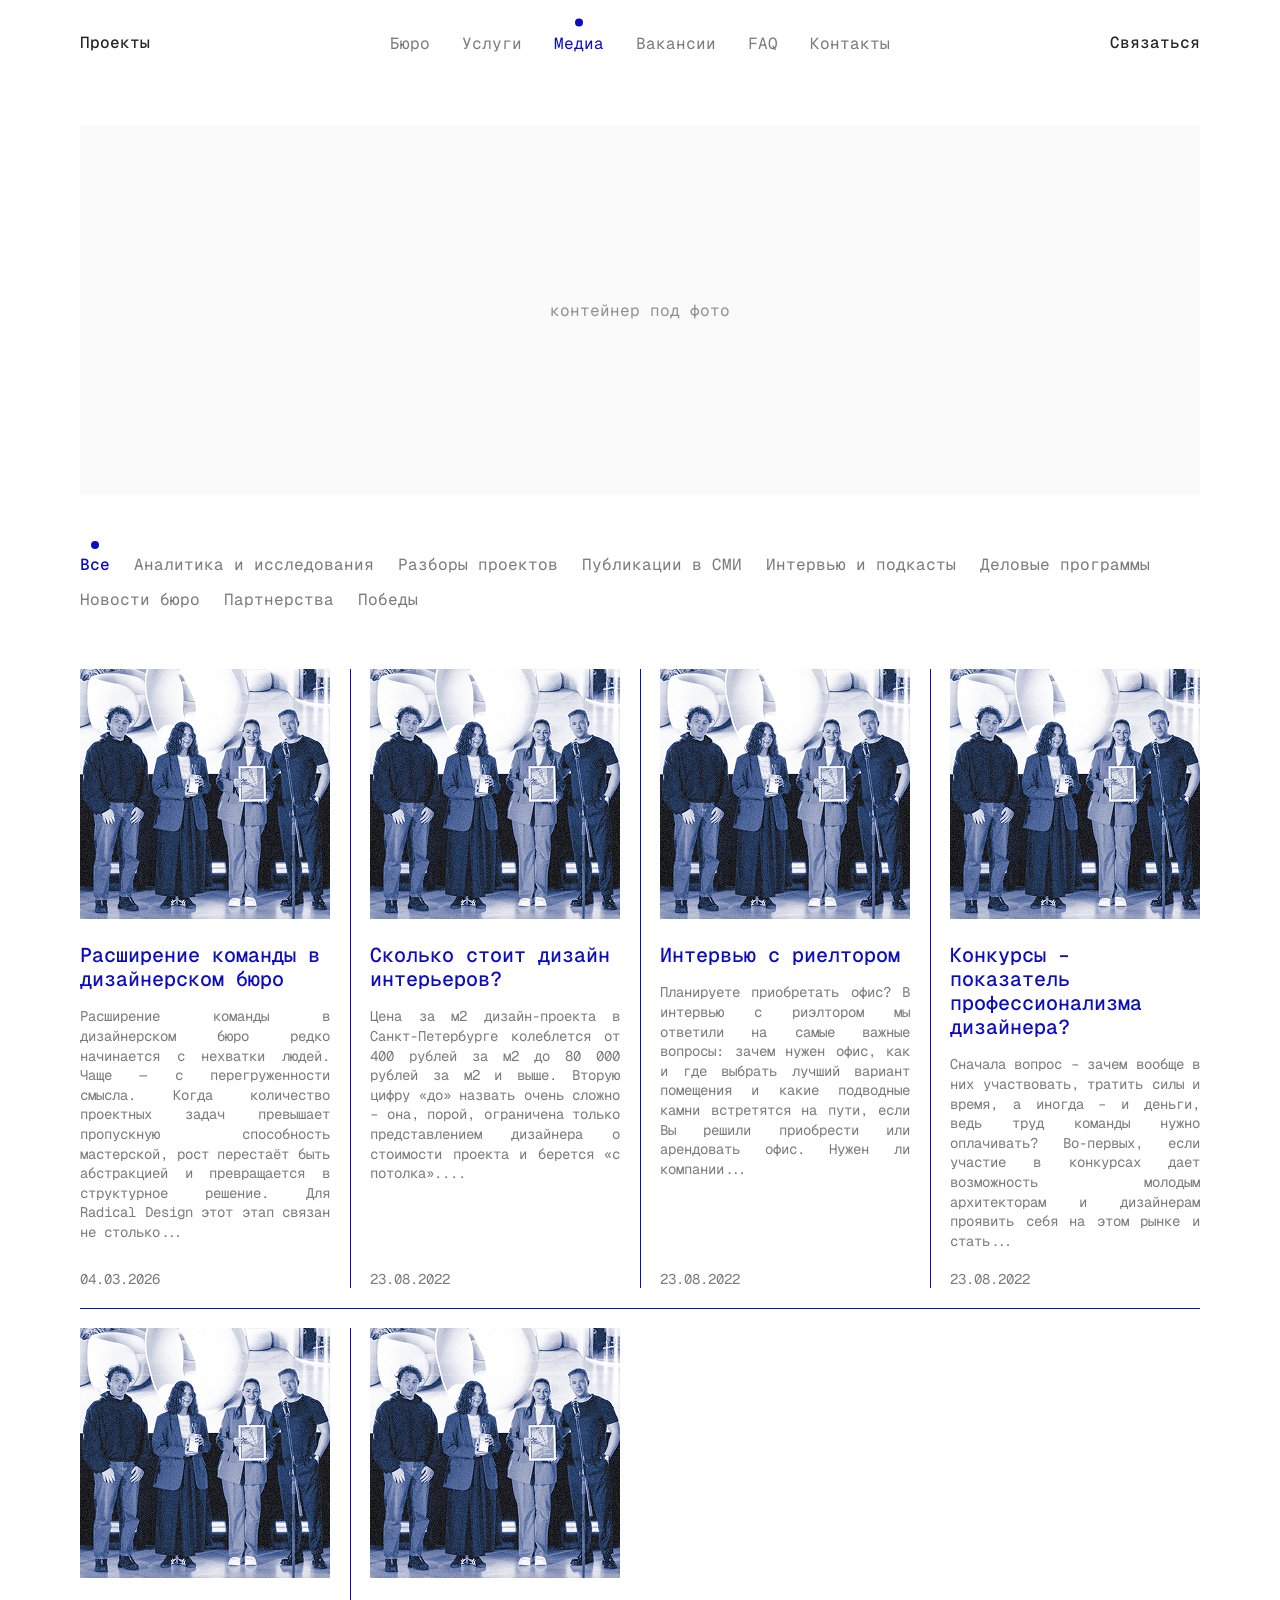
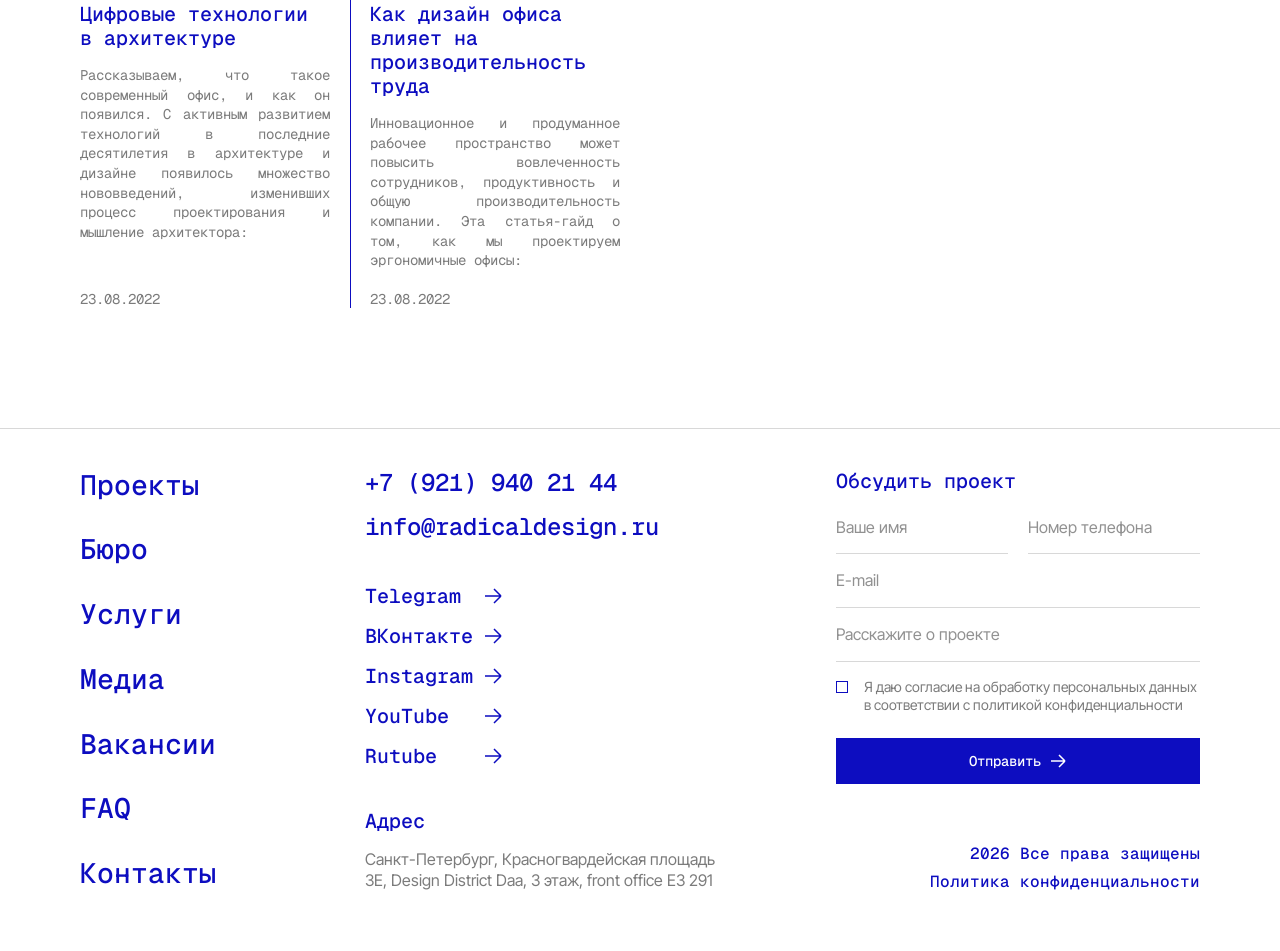
<file: media.html>
<!DOCTYPE html>
<html lang="ru">
<head>
<meta charset="UTF-8">
  <meta name="robots" content="noindex, nofollow">
<meta name="viewport" content="width=device-width, initial-scale=1.0">
<title>Медиа — Radical Design</title>
<link rel="preconnect" href="https://fonts.googleapis.com">
<link rel="preconnect" href="https://fonts.gstatic.com" crossorigin>
<link href="https://fonts.googleapis.com/css2?family=Geist+Mono:wght@400;500&family=Inter+Tight:wght@400;500&display=swap" rel="stylesheet">
<link rel="stylesheet" href="assets/css/style.css?v=202607210320">
</head>
<body>

<div class="cursor" aria-hidden="true"></div>

<header class="header">
  <div class="container header__row">
    <a href="portfolio.html" class="header__link">
      Проекты
    </a>

    <nav class="header__nav">
      <a href="bureau.html" class="header__nav-item">Бюро</a>
      <a href="services.html" class="header__nav-item">Услуги</a>
      <a href="media.html" class="header__nav-item header__nav-item--active">
        <span class="dot" aria-hidden="true"></span>
        Медиа
      </a>
      <a href="vacancies.html" class="header__nav-item">Вакансии</a>
      <a href="faq.html" class="header__nav-item">FAQ</a>
      <a href="contacts.html" class="header__nav-item">Контакты</a>
    </nav>

    <a href="bureau.html#contact" class="header__link header__link--contact">Связаться</a>

    <button class="header__burger" data-burger aria-label="Меню" aria-expanded="false">
      <span></span><span></span><span></span>
    </button>
  </div>
</header>

<nav class="mobile-menu" data-mobile-menu aria-hidden="true">
  <a href="portfolio.html" class="mobile-menu__item">Проекты</a>
  <a href="bureau.html" class="mobile-menu__item">Бюро</a>
  <a href="services.html" class="mobile-menu__item">Услуги</a>
  <a href="media.html" class="mobile-menu__item mobile-menu__item--active">
    <span class="dot" aria-hidden="true"></span>
    Медиа
  </a>
  <a href="vacancies.html" class="mobile-menu__item">Вакансии</a>
  <a href="faq.html" class="mobile-menu__item">FAQ</a>
  <a href="contacts.html" class="mobile-menu__item">Контакты</a>
  <a href="bureau.html#contact" class="mobile-menu__item mobile-menu__item--accent">Связаться</a>
</nav>

<main>

  <section class="media container">
    <div class="media__hero">контейнер под фото</div>

    <div class="media__filters" data-filters>
      <button type="button" class="filter filter--active" data-filter>
        <span class="dot" aria-hidden="true"></span>
        Все
      </button>
      <button type="button" class="filter" data-filter>
        <span class="dot" aria-hidden="true"></span>
        Аналитика и исследования
      </button>
      <button type="button" class="filter" data-filter>
        <span class="dot" aria-hidden="true"></span>
        Разборы проектов
      </button>
      <button type="button" class="filter" data-filter>
        <span class="dot" aria-hidden="true"></span>
        Публикации в СМИ
      </button>
      <button type="button" class="filter" data-filter>
        <span class="dot" aria-hidden="true"></span>
        Интервью и подкасты
      </button>
      <button type="button" class="filter" data-filter>
        <span class="dot" aria-hidden="true"></span>
        Деловые программы
      </button>
      <button type="button" class="filter" data-filter>
        <span class="dot" aria-hidden="true"></span>
        Новости бюро
      </button>
      <button type="button" class="filter" data-filter>
        <span class="dot" aria-hidden="true"></span>
        Партнерства
      </button>
      <button type="button" class="filter" data-filter>
        <span class="dot" aria-hidden="true"></span>
        Победы
      </button>
    </div>

    <div class="media__block">
      <div class="media__grid">
        <a href="#" class="media-card">
          <img class="media-card__img" src="assets/img/media-placeholder.png" alt="Расширение команды в дизайнерском бюро" loading="lazy">
          <h3 class="media-card__title">Расширение команды в дизайнерском бюро</h3>
          <p class="media-card__text">Расширение команды в дизайнерском бюро редко начинается с нехватки людей. Чаще — с перегруженности смысла. Когда количество проектных задач превышает пропускную способность мастерской, рост перестаёт быть абстракцией и превращается в структурное решение. Для Radical Design этот этап связан не столько...</p>
          <span class="media-card__date">04.03.2026</span>
        </a>
        <a href="article.html" class="media-card">
          <img class="media-card__img" src="assets/img/media-placeholder.png" alt="Сколько стоит дизайн интерьеров?" loading="lazy">
          <h3 class="media-card__title">Сколько стоит дизайн интерьеров?</h3>
          <p class="media-card__text">Цена за м2 дизайн-проекта в Санкт-Петербурге колеблется от 400 рублей за м2 до 80 000 рублей за м2 и выше. Вторую цифру «до» назвать очень сложно – она, порой, ограничена только представлением дизайнера о стоимости проекта и берется «с потолка»....</p>
          <span class="media-card__date">23.08.2022</span>
        </a>
        <a href="#" class="media-card">
          <img class="media-card__img" src="assets/img/media-placeholder.png" alt="Интервью с риелтором" loading="lazy">
          <h3 class="media-card__title">Интервью с риелтором</h3>
          <p class="media-card__text">Планируете приобретать офис? В интервью с риэлтором мы ответили на самые важные вопросы: зачем нужен офис, как и где выбрать лучший вариант помещения и какие подводные камни встретятся на пути, если Вы решили приобрести или арендовать офис. Нужен ли компании...</p>
          <span class="media-card__date">23.08.2022</span>
        </a>
        <a href="#" class="media-card">
          <img class="media-card__img" src="assets/img/media-placeholder.png" alt="Конкурсы – показатель профессионализма дизайнера?" loading="lazy">
          <h3 class="media-card__title">Конкурсы – показатель профессионализма дизайнера?</h3>
          <p class="media-card__text">Сначала вопрос – зачем вообще в них участвовать, тратить силы и время, а иногда – и деньги, ведь труд команды нужно оплачивать? Во-первых, если участие в конкурсах дает возможность молодым архитекторам и дизайнерам проявить себя на этом рынке и стать...</p>
          <span class="media-card__date">23.08.2022</span>
        </a>
        <a href="#" class="media-card">
          <img class="media-card__img" src="assets/img/media-placeholder.png" alt="Цифровые технологии в архитектуре" loading="lazy">
          <h3 class="media-card__title">Цифровые технологии в архитектуре</h3>
          <p class="media-card__text">Рассказываем, что такое современный офис, и как он появился. C активным развитием технологий в последние десятилетия в архитектуре и дизайне появилось множество нововведений, изменивших процесс проектирования и мышление архитектора:</p>
          <span class="media-card__date">23.08.2022</span>
        </a>
        <a href="#" class="media-card">
          <img class="media-card__img" src="assets/img/media-placeholder.png" alt="Как дизайн офиса влияет на производительность труда" loading="lazy">
          <h3 class="media-card__title">Как дизайн офиса влияет на производительность труда</h3>
          <p class="media-card__text">Инновационное и продуманное рабочее пространство может повысить вовлеченность сотрудников, продуктивность и общую производительность компании. Эта статья-гайд о том, как мы проектируем эргономичные офисы:</p>
          <span class="media-card__date">23.08.2022</span>
        </a>
      </div>
    </div>
  </section>

</main>

<button class="scroll-top" data-scroll-top aria-label="Наверх" type="button">
  <svg width="24" height="24" viewBox="0 0 24 24" fill="none"><path d="M12 20V4M12 4L5 11M12 4L19 11" stroke="currentColor" stroke-width="1.5"/></svg>
</button>

<footer class="footer">
  <div class="footer__inner container">
    <nav class="footer__nav">
      <a href="portfolio.html" class="footer__nav-item">Проекты</a>
      <a href="bureau.html" class="footer__nav-item">Бюро</a>
      <a href="services.html" class="footer__nav-item">Услуги</a>
      <a href="media.html" class="footer__nav-item">Медиа</a>
      <a href="vacancies.html" class="footer__nav-item">Вакансии</a>
      <a href="faq.html" class="footer__nav-item">FAQ</a>
      <a href="contacts.html" class="footer__nav-item">Контакты</a>
    </nav>

    <div class="footer__contacts">
      <div class="footer__coords">
        <a href="tel:+79219402144" class="footer__coord">+7 (921) 940 21 44</a>
        <a href="mailto:info@radicaldesign.ru" class="footer__coord">info@radicaldesign.ru</a>
      </div>

      <div class="footer__socials">
        <a href="https://t.me/radicaldesignstudio" class="footer__social">Telegram <svg class="icon" width="24" height="24" viewBox="0 0 24 24" fill="none"><path d="M4 12H20M20 12L13 5M20 12L13 19" stroke="currentColor" stroke-width="1.5"/></svg></a>
        <a href="https://vk.com/radicaldesign" class="footer__social">ВКонтакте <svg class="icon" width="24" height="24" viewBox="0 0 24 24" fill="none"><path d="M4 12H20M20 12L13 5M20 12L13 19" stroke="currentColor" stroke-width="1.5"/></svg></a>
        <a href="https://www.instagram.com/radical_design_studio/" class="footer__social">Instagram <svg class="icon" width="24" height="24" viewBox="0 0 24 24" fill="none"><path d="M4 12H20M20 12L13 5M20 12L13 19" stroke="currentColor" stroke-width="1.5"/></svg></a>
        <a href="https://www.youtube.com/@Radical_Design" class="footer__social">YouTube <svg class="icon" width="24" height="24" viewBox="0 0 24 24" fill="none"><path d="M4 12H20M20 12L13 5M20 12L13 19" stroke="currentColor" stroke-width="1.5"/></svg></a>
        <a href="https://rutube.ru/channel/67643275/" class="footer__social">Rutube <svg class="icon" width="24" height="24" viewBox="0 0 24 24" fill="none"><path d="M4 12H20M20 12L13 5M20 12L13 19" stroke="currentColor" stroke-width="1.5"/></svg></a>
      </div>

      <div class="footer__address">
        <span class="footer__address-label">Адрес</span>
        <p class="footer__address-text">Санкт-Петербург, Красногвардейская площадь 3Е, Design District Daa, 3 этаж, front office E3 291</p>
      </div>
    </div>

    <div class="footer__cta">
      <div class="footer__form-block">
        <span class="footer__form-title">Обсудить проект</span>
        <form class="form form--compact" novalidate>
          <div class="form__fields">
            <div class="form__row">
              <div class="form__field"><input class="form__input" type="text" name="name" placeholder="Ваше имя"></div>
              <div class="form__field"><input class="form__input" type="tel" name="phone" placeholder="Номер телефона"></div>
            </div>
            <div class="form__field"><input class="form__input" type="email" name="email" placeholder="E-mail"></div>
            <div class="form__field"><input class="form__input" type="text" name="message" placeholder="Расскажите о проекте"></div>
            <label class="form__consent">
              <input class="form__checkbox" type="checkbox" name="consent">
              <span class="form__checkbox-box" aria-hidden="true"></span>
              <span class="form__consent-text">Я даю согласие на обработку персональных данных в соответствии с политикой конфиденциальности</span>
            </label>
          </div>
          <button class="form__submit" type="submit">
            Отправить
            <svg class="icon" width="18" height="18" viewBox="0 0 18 18" fill="none"><path d="M2 9H16M16 9L10 3M16 9L10 15" stroke="currentColor" stroke-width="1.5"/></svg>
          </button>
        </form>
      </div>

      <div class="footer__legal">
        <span>2026 Все права защищены</span>
        <a href="#" class="footer__legal-link">Политика конфиденциальности</a>
      </div>
    </div>
  </div>
</footer>

<script src="assets/js/main.js?v=202607210320"></script>
</body>
</html>
</file>
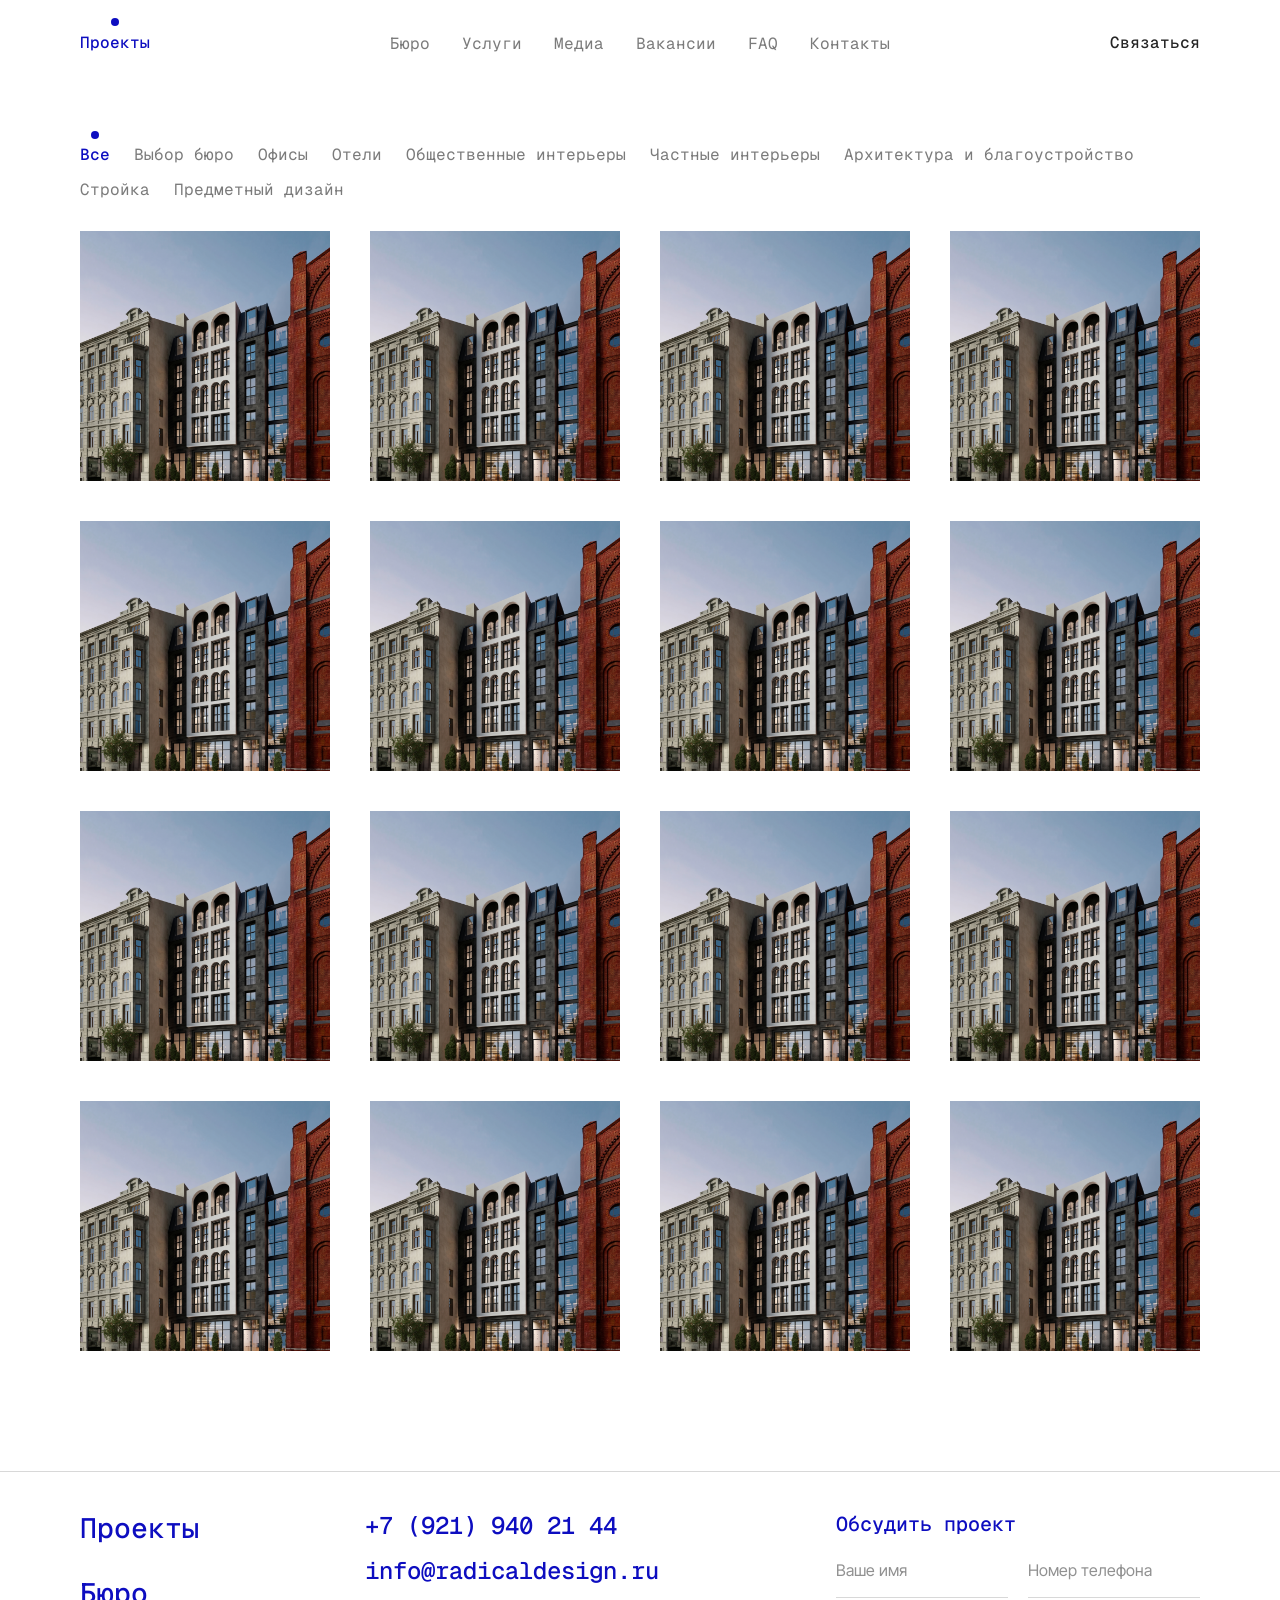
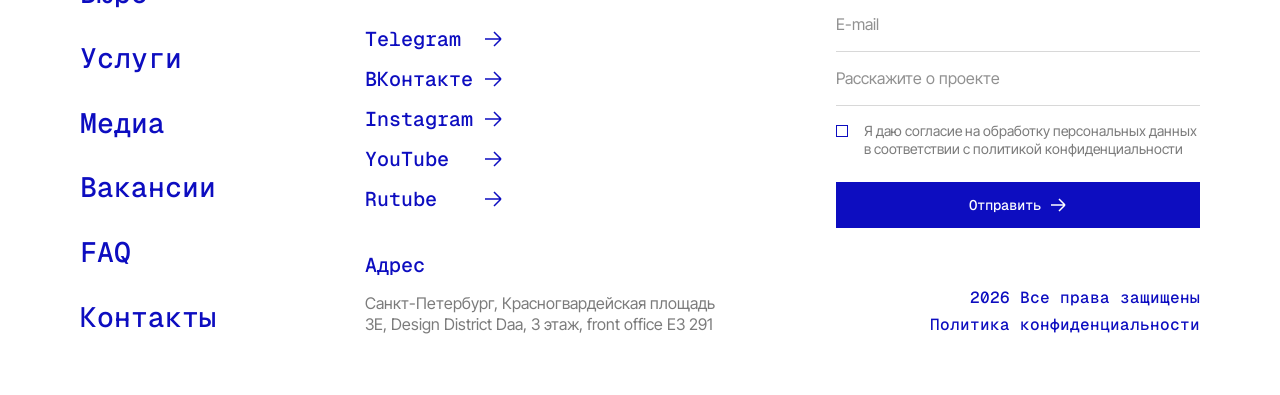
<file: portfolio.html>
<!DOCTYPE html>
<html lang="ru">
<head>
<meta charset="UTF-8">
  <meta name="robots" content="noindex, nofollow">
<meta name="viewport" content="width=device-width, initial-scale=1.0">
<title>Портфолио — Radical Design</title>
<link rel="preconnect" href="https://fonts.googleapis.com">
<link rel="preconnect" href="https://fonts.gstatic.com" crossorigin>
<link href="https://fonts.googleapis.com/css2?family=Geist+Mono:wght@400;500&family=Inter+Tight:wght@400;500&display=swap" rel="stylesheet">
<link rel="stylesheet" href="assets/css/style.css?v=202607210320">
</head>
<body>

<div class="cursor" aria-hidden="true"></div>

<header class="header">
  <div class="container header__row">
    <a href="portfolio.html" class="header__link header__link--active">
      <span class="dot" aria-hidden="true"></span>
      Проекты
    </a>

    <nav class="header__nav">
      <a href="bureau.html" class="header__nav-item">Бюро</a>
      <a href="services.html" class="header__nav-item">Услуги</a>
      <a href="media.html" class="header__nav-item">Медиа</a>
      <a href="vacancies.html" class="header__nav-item">Вакансии</a>
      <a href="faq.html" class="header__nav-item">FAQ</a>
      <a href="contacts.html" class="header__nav-item">Контакты</a>
    </nav>

    <a href="bureau.html#contact" class="header__link header__link--contact">Связаться</a>

    <button class="header__burger" data-burger aria-label="Меню" aria-expanded="false">
      <span></span><span></span><span></span>
    </button>
  </div>
</header>

<nav class="mobile-menu" data-mobile-menu aria-hidden="true">
  <a href="portfolio.html" class="mobile-menu__item mobile-menu__item--active">
    <span class="dot" aria-hidden="true"></span>
    Проекты
  </a>
  <a href="bureau.html" class="mobile-menu__item">Бюро</a>
  <a href="services.html" class="mobile-menu__item">Услуги</a>
  <a href="media.html" class="mobile-menu__item">Медиа</a>
  <a href="vacancies.html" class="mobile-menu__item">Вакансии</a>
  <a href="faq.html" class="mobile-menu__item">FAQ</a>
  <a href="contacts.html" class="mobile-menu__item">Контакты</a>
  <a href="bureau.html#contact" class="mobile-menu__item mobile-menu__item--accent">Связаться</a>
</nav>

<main>

  <section class="portfolio container">
    <div class="portfolio__filters" data-filters>
      <button type="button" class="filter filter--active" data-filter>
        <span class="dot" aria-hidden="true"></span>
        Все
      </button>
      <button type="button" class="filter" data-filter>
        <span class="dot" aria-hidden="true"></span>
        Выбор бюро
      </button>
      <button type="button" class="filter" data-filter>
        <span class="dot" aria-hidden="true"></span>
        Офисы
      </button>
      <button type="button" class="filter" data-filter>
        <span class="dot" aria-hidden="true"></span>
        Отели
      </button>
      <button type="button" class="filter" data-filter>
        <span class="dot" aria-hidden="true"></span>
        Общественные интерьеры
      </button>
      <button type="button" class="filter" data-filter>
        <span class="dot" aria-hidden="true"></span>
        Частные интерьеры
      </button>
      <button type="button" class="filter" data-filter>
        <span class="dot" aria-hidden="true"></span>
        Архитектура и благоустройство
      </button>
      <button type="button" class="filter" data-filter>
        <span class="dot" aria-hidden="true"></span>
        Стройка
      </button>
      <button type="button" class="filter" data-filter>
        <span class="dot" aria-hidden="true"></span>
        Предметный дизайн
      </button>
    </div>

    <div class="portfolio__grid">
      <a href="project.html" class="portfolio__item">
        <img src="assets/img/proj-hero.jpg" alt="Интерьер гостиницы Aurum" loading="lazy">
        <span class="portfolio__item-overlay">
          <span class="portfolio__item-title">Интерьер гостиницы Aurum</span>
          <span class="portfolio__item-desc">Дизайн интерьера и авторский надзор. Санкт-Петербург</span>
        </span>
      </a>
      <a href="project.html" class="portfolio__item">
        <img src="assets/img/proj-hero.jpg" alt="Бутик-отель на Мойке" loading="lazy">
        <span class="portfolio__item-overlay">
          <span class="portfolio__item-title">Бутик-отель на Мойке</span>
          <span class="portfolio__item-desc">Реконструкция исторического здания под ключ</span>
        </span>
      </a>
      <a href="project.html" class="portfolio__item">
        <img src="assets/img/proj-hero.jpg" alt="Штаб-квартира ЭТАЛОН" loading="lazy">
        <span class="portfolio__item-overlay">
          <span class="portfolio__item-title">Штаб-квартира ЭТАЛОН</span>
          <span class="portfolio__item-desc">Проектирование и реализация офисных пространств</span>
        </span>
      </a>
      <a href="project.html" class="portfolio__item">
        <img src="assets/img/proj-hero.jpg" alt="Резиденция в Репино" loading="lazy">
        <span class="portfolio__item-overlay">
          <span class="portfolio__item-title">Резиденция в Репино</span>
          <span class="portfolio__item-desc">Частный интерьер полного цикла</span>
        </span>
      </a>
      <a href="project.html" class="portfolio__item">
        <img src="assets/img/proj-hero.jpg" alt="Пространство Zima" loading="lazy">
        <span class="portfolio__item-overlay">
          <span class="portfolio__item-title">Пространство Zima</span>
          <span class="portfolio__item-desc">Общественный интерьер и благоустройство</span>
        </span>
      </a>
      <a href="project.html" class="portfolio__item">
        <img src="assets/img/proj-hero.jpg" alt="Ресторан «Северный»" loading="lazy">
        <span class="portfolio__item-overlay">
          <span class="portfolio__item-title">Ресторан «Северный»</span>
          <span class="portfolio__item-desc">Концепция и дизайн интерьера</span>
        </span>
      </a>
      <a href="project.html" class="portfolio__item">
        <img src="assets/img/proj-hero.jpg" alt="Квартира на Крестовском" loading="lazy">
        <span class="portfolio__item-overlay">
          <span class="portfolio__item-title">Квартира на Крестовском</span>
          <span class="portfolio__item-desc">Авторский проект частного интерьера</span>
        </span>
      </a>
      <a href="project.html" class="portfolio__item">
        <img src="assets/img/proj-hero.jpg" alt="Апарт-комплекс U Apart" loading="lazy">
        <span class="portfolio__item-overlay">
          <span class="portfolio__item-title">Апарт-комплекс U Apart</span>
          <span class="portfolio__item-desc">Проектирование и меблировка апартаментов</span>
        </span>
      </a>
      <a href="project.html" class="portfolio__item">
        <img src="assets/img/proj-hero.jpg" alt="Шоурум Komofloor" loading="lazy">
        <span class="portfolio__item-overlay">
          <span class="portfolio__item-title">Шоурум Komofloor</span>
          <span class="portfolio__item-desc">Коммерческий интерьер и оформление</span>
        </span>
      </a>
      <a href="project.html" class="portfolio__item">
        <img src="assets/img/proj-hero.jpg" alt="Дом в Комарово" loading="lazy">
        <span class="portfolio__item-overlay">
          <span class="portfolio__item-title">Дом в Комарово</span>
          <span class="portfolio__item-desc">Загородный дом под ключ</span>
        </span>
      </a>
      <a href="project.html" class="portfolio__item">
        <img src="assets/img/proj-hero.jpg" alt="Коворкинг IT Club" loading="lazy">
        <span class="portfolio__item-overlay">
          <span class="portfolio__item-title">Коворкинг IT Club</span>
          <span class="portfolio__item-desc">Гибкое офисное пространство</span>
        </span>
      </a>
      <a href="project.html" class="portfolio__item">
        <img src="assets/img/proj-hero.jpg" alt="Спа-центр Nordigy" loading="lazy">
        <span class="portfolio__item-overlay">
          <span class="portfolio__item-title">Спа-центр Nordigy</span>
          <span class="portfolio__item-desc">Общественный интерьер и инженерия</span>
        </span>
      </a>
      <a href="project.html" class="portfolio__item">
        <img src="assets/img/proj-hero.jpg" alt="Пентхаус на Петроградской" loading="lazy">
        <span class="portfolio__item-overlay">
          <span class="portfolio__item-title">Пентхаус на Петроградской</span>
          <span class="portfolio__item-desc">Частный интерьер премиум-класса</span>
        </span>
      </a>
      <a href="project.html" class="portfolio__item">
        <img src="assets/img/proj-hero.jpg" alt="Салон Ikon Tyres" loading="lazy">
        <span class="portfolio__item-overlay">
          <span class="portfolio__item-title">Салон Ikon Tyres</span>
          <span class="portfolio__item-desc">Флагманское коммерческое пространство</span>
        </span>
      </a>
      <a href="project.html" class="portfolio__item">
        <img src="assets/img/proj-hero.jpg" alt="Центр «Аврора»" loading="lazy">
        <span class="portfolio__item-overlay">
          <span class="portfolio__item-title">Центр «Аврора»</span>
          <span class="portfolio__item-desc">Культурное общественное пространство</span>
        </span>
      </a>
      <a href="project.html" class="portfolio__item">
        <img src="assets/img/proj-hero.jpg" alt="Офис Bell Integrator" loading="lazy">
        <span class="portfolio__item-overlay">
          <span class="portfolio__item-title">Офис Bell Integrator</span>
          <span class="portfolio__item-desc">Проектирование и реализация под ключ</span>
        </span>
      </a>
    </div>
  </section>

</main>

<button class="scroll-top" data-scroll-top aria-label="Наверх" type="button">
  <svg width="24" height="24" viewBox="0 0 24 24" fill="none"><path d="M12 20V4M12 4L5 11M12 4L19 11" stroke="currentColor" stroke-width="1.5"/></svg>
</button>

<footer class="footer">
  <div class="footer__inner container">
    <nav class="footer__nav">
      <a href="portfolio.html" class="footer__nav-item">Проекты</a>
      <a href="bureau.html" class="footer__nav-item">Бюро</a>
      <a href="services.html" class="footer__nav-item">Услуги</a>
      <a href="media.html" class="footer__nav-item">Медиа</a>
      <a href="vacancies.html" class="footer__nav-item">Вакансии</a>
      <a href="faq.html" class="footer__nav-item">FAQ</a>
      <a href="contacts.html" class="footer__nav-item">Контакты</a>
    </nav>

    <div class="footer__contacts">
      <div class="footer__coords">
        <a href="tel:+79219402144" class="footer__coord">+7 (921) 940 21 44</a>
        <a href="mailto:info@radicaldesign.ru" class="footer__coord">info@radicaldesign.ru</a>
      </div>

      <div class="footer__socials">
        <a href="https://t.me/radicaldesignstudio" class="footer__social">Telegram <svg class="icon" width="24" height="24" viewBox="0 0 24 24" fill="none"><path d="M4 12H20M20 12L13 5M20 12L13 19" stroke="currentColor" stroke-width="1.5"/></svg></a>
        <a href="https://vk.com/radicaldesign" class="footer__social">ВКонтакте <svg class="icon" width="24" height="24" viewBox="0 0 24 24" fill="none"><path d="M4 12H20M20 12L13 5M20 12L13 19" stroke="currentColor" stroke-width="1.5"/></svg></a>
        <a href="https://www.instagram.com/radical_design_studio/" class="footer__social">Instagram <svg class="icon" width="24" height="24" viewBox="0 0 24 24" fill="none"><path d="M4 12H20M20 12L13 5M20 12L13 19" stroke="currentColor" stroke-width="1.5"/></svg></a>
        <a href="https://www.youtube.com/@Radical_Design" class="footer__social">YouTube <svg class="icon" width="24" height="24" viewBox="0 0 24 24" fill="none"><path d="M4 12H20M20 12L13 5M20 12L13 19" stroke="currentColor" stroke-width="1.5"/></svg></a>
        <a href="https://rutube.ru/channel/67643275/" class="footer__social">Rutube <svg class="icon" width="24" height="24" viewBox="0 0 24 24" fill="none"><path d="M4 12H20M20 12L13 5M20 12L13 19" stroke="currentColor" stroke-width="1.5"/></svg></a>
      </div>

      <div class="footer__address">
        <span class="footer__address-label">Адрес</span>
        <p class="footer__address-text">Санкт-Петербург, Красногвардейская площадь 3Е, Design District Daa, 3 этаж, front office E3 291</p>
      </div>
    </div>

    <div class="footer__cta">
      <div class="footer__form-block">
        <span class="footer__form-title">Обсудить проект</span>
        <form class="form form--compact" novalidate>
          <div class="form__fields">
            <div class="form__row">
              <div class="form__field"><input class="form__input" type="text" name="name" placeholder="Ваше имя"></div>
              <div class="form__field"><input class="form__input" type="tel" name="phone" placeholder="Номер телефона"></div>
            </div>
            <div class="form__field"><input class="form__input" type="email" name="email" placeholder="E-mail"></div>
            <div class="form__field"><input class="form__input" type="text" name="message" placeholder="Расскажите о проекте"></div>
            <label class="form__consent">
              <input class="form__checkbox" type="checkbox" name="consent">
              <span class="form__checkbox-box" aria-hidden="true"></span>
              <span class="form__consent-text">Я даю согласие на обработку персональных данных в соответствии с политикой конфиденциальности</span>
            </label>
          </div>
          <button class="form__submit" type="submit">
            Отправить
            <svg class="icon" width="18" height="18" viewBox="0 0 18 18" fill="none"><path d="M2 9H16M16 9L10 3M16 9L10 15" stroke="currentColor" stroke-width="1.5"/></svg>
          </button>
        </form>
      </div>

      <div class="footer__legal">
        <span>2026 Все права защищены</span>
        <a href="#" class="footer__legal-link">Политика конфиденциальности</a>
      </div>
    </div>
  </div>
</footer>

<script src="assets/js/main.js?v=202607210320"></script>
</body>
</html>
</file>
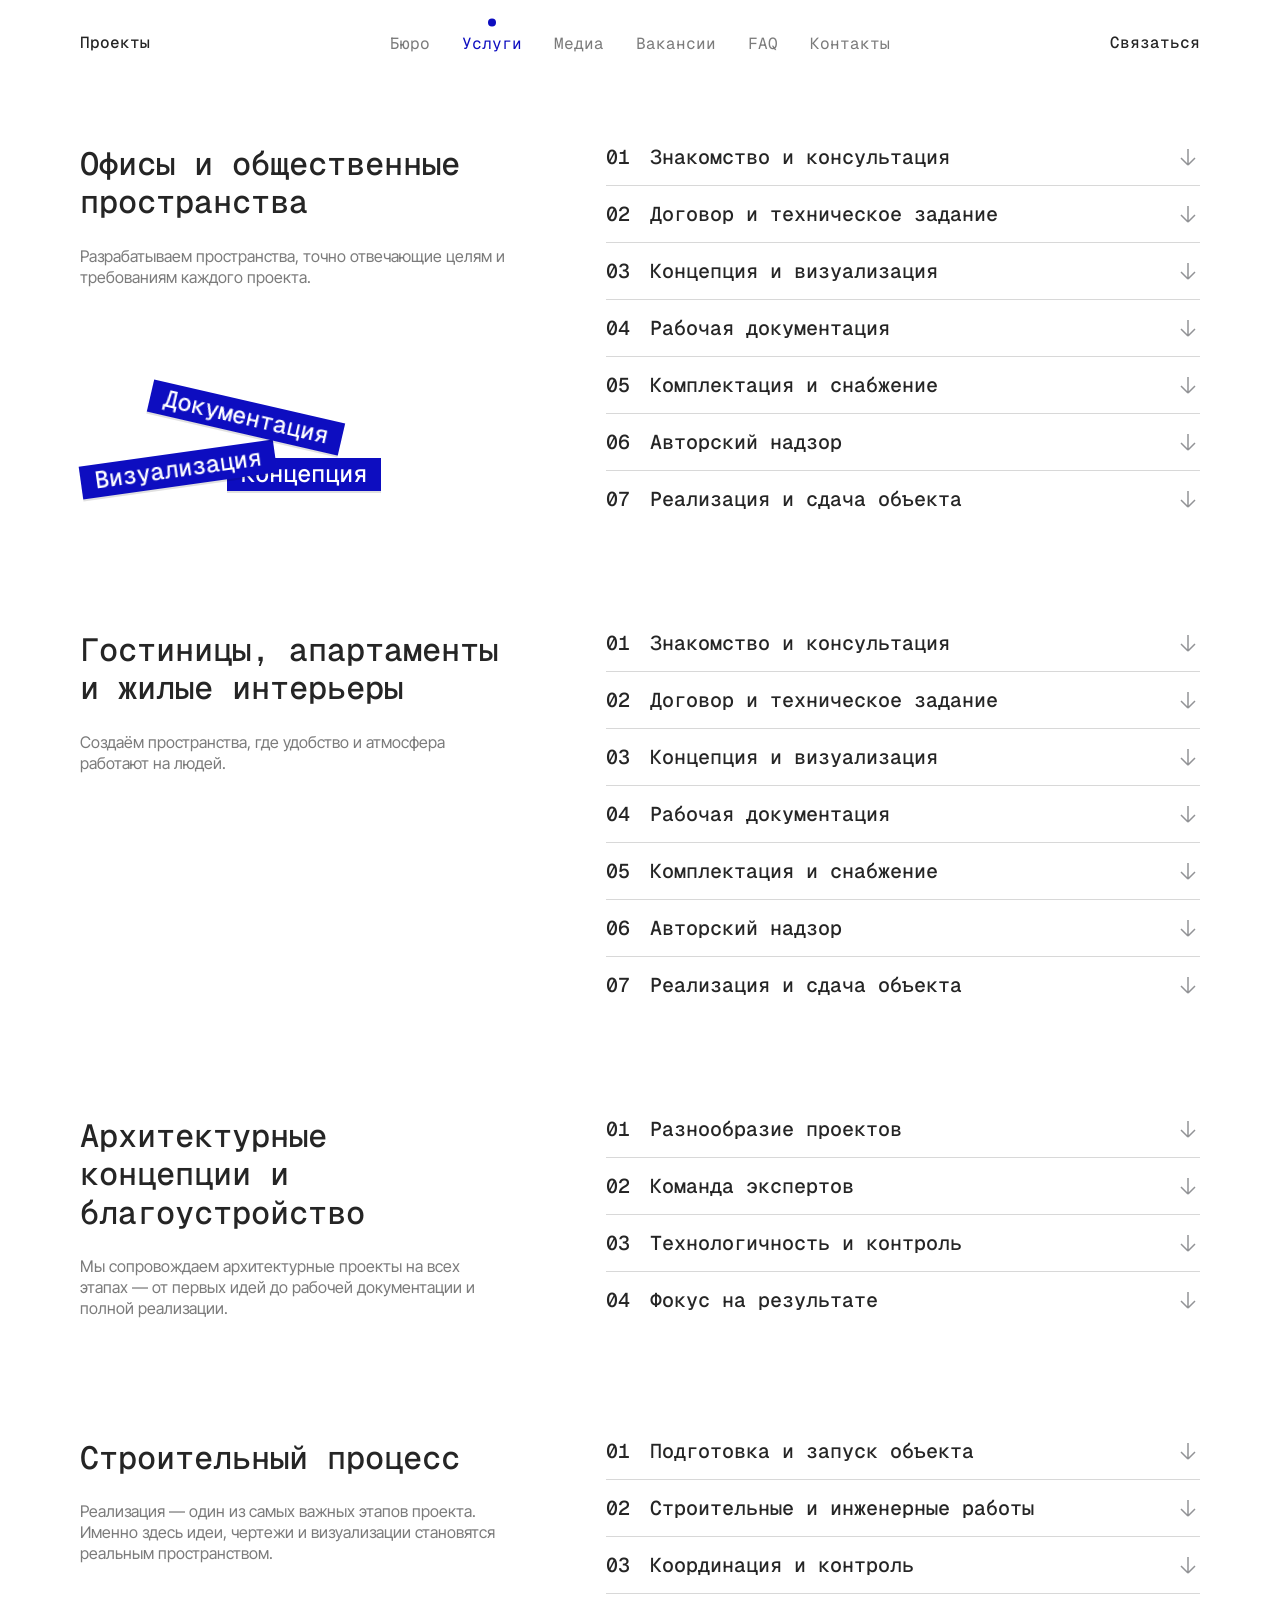
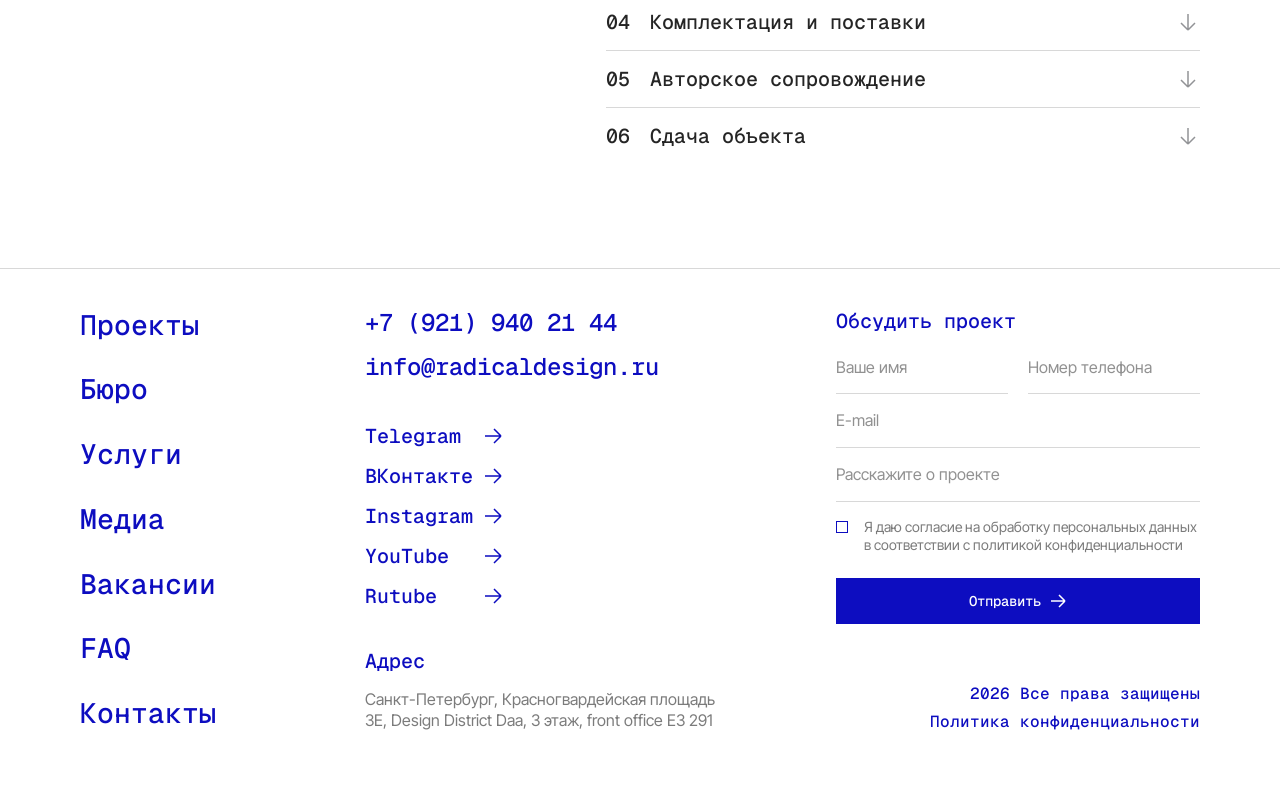
<file: services.html>
<!DOCTYPE html>
<html lang="ru">
<head>
<meta charset="UTF-8">
  <meta name="robots" content="noindex, nofollow">
<meta name="viewport" content="width=device-width, initial-scale=1.0">
<title>Услуги — Radical Design</title>
<link rel="preconnect" href="https://fonts.googleapis.com">
<link rel="preconnect" href="https://fonts.gstatic.com" crossorigin>
<link href="https://fonts.googleapis.com/css2?family=Geist+Mono:wght@400;500&family=Inter+Tight:wght@400;500&display=swap" rel="stylesheet">
<link rel="stylesheet" href="assets/css/style.css?v=202607210320">
</head>
<body>

<div class="cursor" aria-hidden="true"></div>

<header class="header">
  <div class="container header__row">
    <a href="portfolio.html" class="header__link">
      Проекты
    </a>

    <nav class="header__nav">
      <a href="bureau.html" class="header__nav-item">Бюро</a>
      <a href="services.html" class="header__nav-item header__nav-item--active"><span class="dot" aria-hidden="true"></span>Услуги</a>
      <a href="media.html" class="header__nav-item">Медиа</a>
      <a href="vacancies.html" class="header__nav-item">Вакансии</a>
      <a href="faq.html" class="header__nav-item">FAQ</a>
      <a href="contacts.html" class="header__nav-item">Контакты</a>
    </nav>

    <a href="bureau.html#contact" class="header__link header__link--contact">Связаться</a>

    <button class="header__burger" data-burger aria-label="Меню" aria-expanded="false">
      <span></span><span></span><span></span>
    </button>
  </div>
</header>

<nav class="mobile-menu" data-mobile-menu aria-hidden="true">
  <a href="portfolio.html" class="mobile-menu__item">Проекты</a>
  <a href="bureau.html" class="mobile-menu__item">Бюро</a>
  <a href="services.html" class="mobile-menu__item mobile-menu__item--active">
    <span class="dot" aria-hidden="true"></span>
    Услуги
  </a>
  <a href="media.html" class="mobile-menu__item">Медиа</a>
  <a href="vacancies.html" class="mobile-menu__item">Вакансии</a>
  <a href="faq.html" class="mobile-menu__item">FAQ</a>
  <a href="contacts.html" class="mobile-menu__item">Контакты</a>
  <a href="bureau.html#contact" class="mobile-menu__item mobile-menu__item--accent">Связаться</a>
</nav>

<main>

  <section class="services container">

    <div class="service-block">
      <div class="service-block__intro">
        <h2 class="service-block__title">Офисы и общественные пространства</h2>
        <p class="service-block__subtitle">Разрабатываем пространства, точно отвечающие целям и требованиям каждого проекта.</p>

        <div class="service-badges" aria-hidden="true">
          <span class="service-badge service-badge--1">Визуализация</span>
          <span class="service-badge service-badge--2">Документация</span>
          <span class="service-badge service-badge--3">Концепция</span>
        </div>
      </div>

      <div class="service-block__steps">
        <div class="service-step">
          <button type="button" class="service-step__row" data-step-toggle>
            <span class="service-step__num">01</span>
            <span class="service-step__title">Знакомство и консультация</span>
            <svg class="service-step__arrow icon" width="24" height="24" viewBox="0 0 24 24" fill="none"><path d="M4 12H20M20 12L13 5M20 12L13 19" stroke="currentColor" stroke-width="1.5"/></svg>
          </button>
          <p class="service-step__desc">Мы начинаем с внимательного изучения ваших целей и задач. На этой встрече формируется понимание проекта, обсуждаются ваши ожидания, стилистические предпочтения и функциональные требования. Для нас важно, чтобы коммуникация была прозрачной и комфортной — вы получаете профессиональные рекомендации и ответы на все вопросы, а мы — ясную картину будущего проекта.</p>
        </div>
        <div class="service-step">
          <button type="button" class="service-step__row" data-step-toggle>
            <span class="service-step__num">02</span>
            <span class="service-step__title">Договор и техническое задание</span>
            <svg class="service-step__arrow icon" width="24" height="24" viewBox="0 0 24 24" fill="none"><path d="M4 12H20M20 12L13 5M20 12L13 19" stroke="currentColor" stroke-width="1.5"/></svg>
          </button>
          <p class="service-step__desc">Мы оформляем все условия просто и понятно, с гибкой системой оплаты. На этом этапе мы берем на себя подготовку технического задания, отражающего ваши пожелания и ключевые требования. Такой подход обеспечивает прозрачность, контроль и уверенность на всех последующих этапах.</p>
        </div>
        <div class="service-step">
          <button type="button" class="service-step__row" data-step-toggle>
            <span class="service-step__num">03</span>
            <span class="service-step__title">Концепция и визуализация</span>
            <svg class="service-step__arrow icon" width="24" height="24" viewBox="0 0 24 24" fill="none"><path d="M4 12H20M20 12L13 5M20 12L13 19" stroke="currentColor" stroke-width="1.5"/></svg>
          </button>
          <p class="service-step__desc">Проводим анализ объекта и выполняем точные замеры. Предлагаем несколько вариантов планировки и расстановки мебели. После согласования создаем детальную концепцию: подбор материалов, цвета, текстиля и освещения, а также 3D-визуализацию или VR-тур. Одновременно формируем предварительную смету и ведем подбор надежных поставщиков.</p>
        </div>
        <div class="service-step">
          <button type="button" class="service-step__row" data-step-toggle>
            <span class="service-step__num">04</span>
            <span class="service-step__title">Рабочая документация</span>
            <svg class="service-step__arrow icon" width="24" height="24" viewBox="0 0 24 24" fill="none"><path d="M4 12H20M20 12L13 5M20 12L13 19" stroke="currentColor" stroke-width="1.5"/></svg>
          </button>
          <p class="service-step__desc">Разрабатываем полную рабочую документацию для строителей и подрядчиков. Для индивидуальных элементов, мебели и конструкций создаем точные чертежи и эскизы, указываем проверенных поставщиков. Все решения проверяются на соответствие концепции, техническую реализуемость и качество исполнения.</p>
        </div>
        <div class="service-step">
          <button type="button" class="service-step__row" data-step-toggle>
            <span class="service-step__num">05</span>
            <span class="service-step__title">Комплектация и снабжение</span>
            <svg class="service-step__arrow icon" width="24" height="24" viewBox="0 0 24 24" fill="none"><path d="M4 12H20M20 12L13 5M20 12L13 19" stroke="currentColor" stroke-width="1.5"/></svg>
          </button>
          <p class="service-step__desc">Организуем подбор и закупку материалов, мебели и оборудования. Контролируем графики поставок, оплату и качество, проводим инспекции на объекте. При необходимости ищем аналоги недоступных материалов, чтобы не нарушить сроки и эстетику проекта.</p>
        </div>
        <div class="service-step">
          <button type="button" class="service-step__row" data-step-toggle>
            <span class="service-step__num">06</span>
            <span class="service-step__title">Авторский надзор</span>
            <svg class="service-step__arrow icon" width="24" height="24" viewBox="0 0 24 24" fill="none"><path d="M4 12H20M20 12L13 5M20 12L13 19" stroke="currentColor" stroke-width="1.5"/></svg>
          </button>
          <p class="service-step__desc">Следим за выполнением всех работ в соответствии с проектом и стандартами качества. Проверяем соответствие отделки, материалов, оборудования и дизайна, согласовываем важные решения с клиентом, контролируем подрядчиков. Это минимизирует ошибки, сокращает лишние затраты и гарантирует, что проект будет реализован так, как задумано.</p>
        </div>
        <div class="service-step">
          <button type="button" class="service-step__row" data-step-toggle>
            <span class="service-step__num">07</span>
            <span class="service-step__title">Реализация и сдача объекта</span>
            <svg class="service-step__arrow icon" width="24" height="24" viewBox="0 0 24 24" fill="none"><path d="M4 12H20M20 12L13 5M20 12L13 19" stroke="currentColor" stroke-width="1.5"/></svg>
          </button>
          <p class="service-step__desc">Наш строительный отдел воплощает проект в жизнь, сохраняя все архитектурные и дизайнерские решения. Мы обеспечиваем монтаж мебели, освещения, декора и техники, доводим объект до полной готовности. В результате вы получаете пространство, где каждая деталь работает на комфорт, функциональность и эстетическое впечатление.</p>
        </div>
      </div>
    </div>

    <div class="service-block">
      <div class="service-block__intro">
        <h2 class="service-block__title">Гостиницы, апартаменты и жилые интерьеры</h2>
        <p class="service-block__subtitle">Создаём пространства, где удобство и атмосфера работают на людей.</p>
      </div>

      <div class="service-block__steps">
        <div class="service-step">
          <button type="button" class="service-step__row" data-step-toggle>
            <span class="service-step__num">01</span>
            <span class="service-step__title">Знакомство и консультация</span>
            <svg class="service-step__arrow icon" width="24" height="24" viewBox="0 0 24 24" fill="none"><path d="M4 12H20M20 12L13 5M20 12L13 19" stroke="currentColor" stroke-width="1.5"/></svg>
          </button>
          <p class="service-step__desc">Мы начинаем с внимательного изучения ваших целей и задач. На этой встрече формируется понимание проекта, обсуждаются ваши ожидания, стилистические предпочтения и функциональные требования. Для нас важно, чтобы коммуникация была прозрачной и комфортной — вы получаете профессиональные рекомендации и ответы на все вопросы, а мы — ясную картину будущего проекта.</p>
        </div>
        <div class="service-step">
          <button type="button" class="service-step__row" data-step-toggle>
            <span class="service-step__num">02</span>
            <span class="service-step__title">Договор и техническое задание</span>
            <svg class="service-step__arrow icon" width="24" height="24" viewBox="0 0 24 24" fill="none"><path d="M4 12H20M20 12L13 5M20 12L13 19" stroke="currentColor" stroke-width="1.5"/></svg>
          </button>
          <p class="service-step__desc">Мы оформляем все условия просто и понятно, с гибкой системой оплаты. На этом этапе мы берем на себя подготовку технического задания, отражающего ваши пожелания и ключевые требования. Такой подход обеспечивает прозрачность, контроль и уверенность на всех последующих этапах.</p>
        </div>
        <div class="service-step">
          <button type="button" class="service-step__row" data-step-toggle>
            <span class="service-step__num">03</span>
            <span class="service-step__title">Концепция и визуализация</span>
            <svg class="service-step__arrow icon" width="24" height="24" viewBox="0 0 24 24" fill="none"><path d="M4 12H20M20 12L13 5M20 12L13 19" stroke="currentColor" stroke-width="1.5"/></svg>
          </button>
          <p class="service-step__desc">Проводим анализ объекта и выполняем точные замеры. Предлагаем несколько вариантов планировки и расстановки мебели. После согласования создаем детальную концепцию: подбор материалов, цвета, текстиля и освещения, а также 3D-визуализацию или VR-тур. Одновременно формируем предварительную смету и ведем подбор надежных поставщиков.</p>
        </div>
        <div class="service-step">
          <button type="button" class="service-step__row" data-step-toggle>
            <span class="service-step__num">04</span>
            <span class="service-step__title">Рабочая документация</span>
            <svg class="service-step__arrow icon" width="24" height="24" viewBox="0 0 24 24" fill="none"><path d="M4 12H20M20 12L13 5M20 12L13 19" stroke="currentColor" stroke-width="1.5"/></svg>
          </button>
          <p class="service-step__desc">Разрабатываем полную рабочую документацию для строителей и подрядчиков. Для индивидуальных элементов, мебели и конструкций создаем точные чертежи и эскизы, указываем проверенных поставщиков. Все решения проверяются на соответствие концепции, техническую реализуемость и качество исполнения.</p>
        </div>
        <div class="service-step">
          <button type="button" class="service-step__row" data-step-toggle>
            <span class="service-step__num">05</span>
            <span class="service-step__title">Комплектация и снабжение</span>
            <svg class="service-step__arrow icon" width="24" height="24" viewBox="0 0 24 24" fill="none"><path d="M4 12H20M20 12L13 5M20 12L13 19" stroke="currentColor" stroke-width="1.5"/></svg>
          </button>
          <p class="service-step__desc">Организуем подбор и закупку материалов, мебели и оборудования. Контролируем графики поставок, оплату и качество, проводим инспекции на объекте. При необходимости ищем аналоги недоступных материалов, чтобы не нарушить сроки и эстетику проекта.</p>
        </div>
        <div class="service-step">
          <button type="button" class="service-step__row" data-step-toggle>
            <span class="service-step__num">06</span>
            <span class="service-step__title">Авторский надзор</span>
            <svg class="service-step__arrow icon" width="24" height="24" viewBox="0 0 24 24" fill="none"><path d="M4 12H20M20 12L13 5M20 12L13 19" stroke="currentColor" stroke-width="1.5"/></svg>
          </button>
          <p class="service-step__desc">Следим за выполнением всех работ в соответствии с проектом и стандартами качества. Проверяем соответствие отделки, материалов, оборудования и дизайна, согласовываем важные решения с клиентом, контролируем подрядчиков. Это минимизирует ошибки, сокращает лишние затраты и гарантирует, что проект будет реализован так, как задумано.</p>
        </div>
        <div class="service-step">
          <button type="button" class="service-step__row" data-step-toggle>
            <span class="service-step__num">07</span>
            <span class="service-step__title">Реализация и сдача объекта</span>
            <svg class="service-step__arrow icon" width="24" height="24" viewBox="0 0 24 24" fill="none"><path d="M4 12H20M20 12L13 5M20 12L13 19" stroke="currentColor" stroke-width="1.5"/></svg>
          </button>
          <p class="service-step__desc">Наш строительный отдел воплощает проект в жизнь, сохраняя все архитектурные и дизайнерские решения. Мы обеспечиваем монтаж мебели, освещения, декора и техники, доводим объект до полной готовности. В результате вы получаете пространство, где каждая деталь работает на комфорт, функциональность и эстетическое впечатление.</p>
        </div>
      </div>
    </div>

    <div class="service-block">
      <div class="service-block__intro">
        <h2 class="service-block__title">Архитектурные концепции и благоустройство</h2>
        <p class="service-block__subtitle">Мы сопровождаем архитектурные проекты на всех этапах — от первых идей до рабочей документации и полной реализации.</p>
      </div>

      <div class="service-block__steps">
        <div class="service-step">
          <button type="button" class="service-step__row" data-step-toggle>
            <span class="service-step__num">01</span>
            <span class="service-step__title">Разнообразие проектов</span>
            <svg class="service-step__arrow icon" width="24" height="24" viewBox="0 0 24 24" fill="none"><path d="M4 12H20M20 12L13 5M20 12L13 19" stroke="currentColor" stroke-width="1.5"/></svg>
          </button>
          <p class="service-step__desc">В нашем портфеле — бизнес-центры, технопарки, отели, корпоративные кампусы, частные дома и общественные пространства. Каждое пространство уникально, и мы стремимся раскрыть его потенциал максимально эффективно.</p>
        </div>
        <div class="service-step">
          <button type="button" class="service-step__row" data-step-toggle>
            <span class="service-step__num">02</span>
            <span class="service-step__title">Команда экспертов</span>
            <svg class="service-step__arrow icon" width="24" height="24" viewBox="0 0 24 24" fill="none"><path d="M4 12H20M20 12L13 5M20 12L13 19" stroke="currentColor" stroke-width="1.5"/></svg>
          </button>
          <p class="service-step__desc">Проект ведёт команда архитекторов с опытом реализации сложных и нестандартных объектов. Мы проверяем все решения, при необходимости корректируем их и тщательно прорабатываем детали, прежде чем передать в реализацию.</p>
        </div>
        <div class="service-step">
          <button type="button" class="service-step__row" data-step-toggle>
            <span class="service-step__num">03</span>
            <span class="service-step__title">Технологичность и контроль</span>
            <svg class="service-step__arrow icon" width="24" height="24" viewBox="0 0 24 24" fill="none"><path d="M4 12H20M20 12L13 5M20 12L13 19" stroke="currentColor" stroke-width="1.5"/></svg>
          </button>
          <p class="service-step__desc">Работаем в BIM — это позволяет заранее выявлять возможные пересечения, сокращать количество доработок и оптимизировать процессы на стройке. Подбираем материалы и решения с учетом бюджета, помогая оптимизировать затраты без потери качества.</p>
        </div>
        <div class="service-step">
          <button type="button" class="service-step__row" data-step-toggle>
            <span class="service-step__num">04</span>
            <span class="service-step__title">Фокус на результате</span>
            <svg class="service-step__arrow icon" width="24" height="24" viewBox="0 0 24 24" fill="none"><path d="M4 12H20M20 12L13 5M20 12L13 19" stroke="currentColor" stroke-width="1.5"/></svg>
          </button>
          <p class="service-step__desc">Мы погружаемся в специфику каждого проекта и ориентируемся на конечный результат — пространство, которое удобно использовать, востребовано и эффективно работает в эксплуатации.</p>
        </div>
      </div>
    </div>

    <div class="service-block">
      <div class="service-block__intro">
        <h2 class="service-block__title">Строительный процесс</h2>
        <p class="service-block__subtitle">Реализация — один из самых важных этапов проекта. Именно здесь идеи, чертежи и визуализации становятся реальным пространством.</p>
      </div>

      <div class="service-block__steps">
        <div class="service-step">
          <button type="button" class="service-step__row" data-step-toggle>
            <span class="service-step__num">01</span>
            <span class="service-step__title">Подготовка и запуск объекта</span>
            <svg class="service-step__arrow icon" width="24" height="24" viewBox="0 0 24 24" fill="none"><path d="M4 12H20M20 12L13 5M20 12L13 19" stroke="currentColor" stroke-width="1.5"/></svg>
          </button>
          <p class="service-step__desc">Перед началом работ формируем подробный график реализации, составляем сметы и организуем строительный процесс. Подготавливаем площадку, координируем подрядчиков и поставки, чтобы все этапы шли последовательно и без задержек.</p>
        </div>
        <div class="service-step">
          <button type="button" class="service-step__row" data-step-toggle>
            <span class="service-step__num">02</span>
            <span class="service-step__title">Строительные и инженерные работы</span>
            <svg class="service-step__arrow icon" width="24" height="24" viewBox="0 0 24 24" fill="none"><path d="M4 12H20M20 12L13 5M20 12L13 19" stroke="currentColor" stroke-width="1.5"/></svg>
          </button>
          <p class="service-step__desc">Выполняем полный комплекс строительных и отделочных работ. Инженерные системы интегрируются в проект заранее, поэтому все решения — от вентиляции до освещения — работают как единая система и не нарушают архитектуру пространства.</p>
        </div>
        <div class="service-step">
          <button type="button" class="service-step__row" data-step-toggle>
            <span class="service-step__num">03</span>
            <span class="service-step__title">Координация и контроль</span>
            <svg class="service-step__arrow icon" width="24" height="24" viewBox="0 0 24 24" fill="none"><path d="M4 12H20M20 12L13 5M20 12L13 19" stroke="currentColor" stroke-width="1.5"/></svg>
          </button>
          <p class="service-step__desc">На объекте постоянно работает команда, которая контролирует сроки, качество исполнения и соответствие проекту. Мы регулярно проверяем все узлы, материалы и детали, оперативно решаем возникающие вопросы и координируем взаимодействие всех участников процесса.</p>
        </div>
        <div class="service-step">
          <button type="button" class="service-step__row" data-step-toggle>
            <span class="service-step__num">04</span>
            <span class="service-step__title">Комплектация и поставки</span>
            <svg class="service-step__arrow icon" width="24" height="24" viewBox="0 0 24 24" fill="none"><path d="M4 12H20M20 12L13 5M20 12L13 19" stroke="currentColor" stroke-width="1.5"/></svg>
          </button>
          <p class="service-step__desc">Организуем поставки материалов, мебели, света и оборудования, контролируем логистику и проверяем качество позиций перед монтажом. При необходимости подбираем альтернативы, сохраняя общую концепцию и уровень проекта.</p>
        </div>
        <div class="service-step">
          <button type="button" class="service-step__row" data-step-toggle>
            <span class="service-step__num">05</span>
            <span class="service-step__title">Авторское сопровождение</span>
            <svg class="service-step__arrow icon" width="24" height="24" viewBox="0 0 24 24" fill="none"><path d="M4 12H20M20 12L13 5M20 12L13 19" stroke="currentColor" stroke-width="1.5"/></svg>
          </button>
          <p class="service-step__desc">Архитекторы и дизайнеры бюро сопровождают реализацию на всех этапах. Это позволяет сохранить пропорции, материалы, световые сценарии и атмосферу пространства именно такими, какими они были задуманы в концепции.</p>
        </div>
        <div class="service-step">
          <button type="button" class="service-step__row" data-step-toggle>
            <span class="service-step__num">06</span>
            <span class="service-step__title">Сдача объекта</span>
            <svg class="service-step__arrow icon" width="24" height="24" viewBox="0 0 24 24" fill="none"><path d="M4 12H20M20 12L13 5M20 12L13 19" stroke="currentColor" stroke-width="1.5"/></svg>
          </button>
          <p class="service-step__desc">Финальный этап — полная подготовка пространства к использованию. Мы проверяем качество реализации, комплектность объекта и работу всех систем, чтобы передать заказчику полностью готовое пространство — продуманное, цельное и соответствующее проекту в каждой детали.</p>
        </div>
      </div>
    </div>

  </section>

</main>

<footer class="footer">
  <div class="footer__inner container">
    <nav class="footer__nav">
      <a href="index.html" class="footer__nav-item">Проекты</a>
      <a href="bureau.html" class="footer__nav-item">Бюро</a>
      <a href="services.html" class="footer__nav-item">Услуги</a>
      <a href="media.html" class="footer__nav-item">Медиа</a>
      <a href="vacancies.html" class="footer__nav-item">Вакансии</a>
      <a href="faq.html" class="footer__nav-item">FAQ</a>
      <a href="contacts.html" class="footer__nav-item">Контакты</a>
    </nav>

    <div class="footer__contacts">
      <div class="footer__coords">
        <a href="tel:+79219402144" class="footer__coord">+7 (921) 940 21 44</a>
        <a href="mailto:info@radicaldesign.ru" class="footer__coord">info@radicaldesign.ru</a>
      </div>

      <div class="footer__socials">
        <a href="https://t.me/radicaldesignstudio" class="footer__social">Telegram <svg class="icon" width="24" height="24" viewBox="0 0 24 24" fill="none"><path d="M4 12H20M20 12L13 5M20 12L13 19" stroke="currentColor" stroke-width="1.5"/></svg></a>
        <a href="https://vk.com/radicaldesign" class="footer__social">ВКонтакте <svg class="icon" width="24" height="24" viewBox="0 0 24 24" fill="none"><path d="M4 12H20M20 12L13 5M20 12L13 19" stroke="currentColor" stroke-width="1.5"/></svg></a>
        <a href="https://www.instagram.com/radical_design_studio/" class="footer__social">Instagram <svg class="icon" width="24" height="24" viewBox="0 0 24 24" fill="none"><path d="M4 12H20M20 12L13 5M20 12L13 19" stroke="currentColor" stroke-width="1.5"/></svg></a>
        <a href="https://www.youtube.com/@Radical_Design" class="footer__social">YouTube <svg class="icon" width="24" height="24" viewBox="0 0 24 24" fill="none"><path d="M4 12H20M20 12L13 5M20 12L13 19" stroke="currentColor" stroke-width="1.5"/></svg></a>
        <a href="https://rutube.ru/channel/67643275/" class="footer__social">Rutube <svg class="icon" width="24" height="24" viewBox="0 0 24 24" fill="none"><path d="M4 12H20M20 12L13 5M20 12L13 19" stroke="currentColor" stroke-width="1.5"/></svg></a>
      </div>

      <div class="footer__address">
        <span class="footer__address-label">Адрес</span>
        <p class="footer__address-text">Санкт-Петербург, Красногвардейская площадь 3Е, Design District Daa, 3 этаж, front office E3 291</p>
      </div>
    </div>

    <div class="footer__cta">
      <div class="footer__form-block">
        <span class="footer__form-title">Обсудить проект</span>
        <form class="form form--compact" novalidate>
          <div class="form__fields">
            <div class="form__row">
              <div class="form__field"><input class="form__input" type="text" name="name" placeholder="Ваше имя"></div>
              <div class="form__field"><input class="form__input" type="tel" name="phone" placeholder="Номер телефона"></div>
            </div>
            <div class="form__field"><input class="form__input" type="email" name="email" placeholder="E-mail"></div>
            <div class="form__field"><input class="form__input" type="text" name="message" placeholder="Расскажите о проекте"></div>
            <label class="form__consent">
              <input class="form__checkbox" type="checkbox" name="consent">
              <span class="form__checkbox-box" aria-hidden="true"></span>
              <span class="form__consent-text">Я даю согласие на обработку персональных данных в соответствии с политикой конфиденциальности</span>
            </label>
          </div>
          <button class="form__submit" type="submit">
            Отправить
            <svg class="icon" width="18" height="18" viewBox="0 0 18 18" fill="none"><path d="M2 9H16M16 9L10 3M16 9L10 15" stroke="currentColor" stroke-width="1.5"/></svg>
          </button>
        </form>
      </div>

      <div class="footer__legal">
        <span>2026 Все права защищены</span>
        <a href="#" class="footer__legal-link">Политика конфиденциальности</a>
      </div>
    </div>
  </div>
</footer>

<script src="assets/js/main.js?v=202607210320"></script>
</body>
</html>
</file>
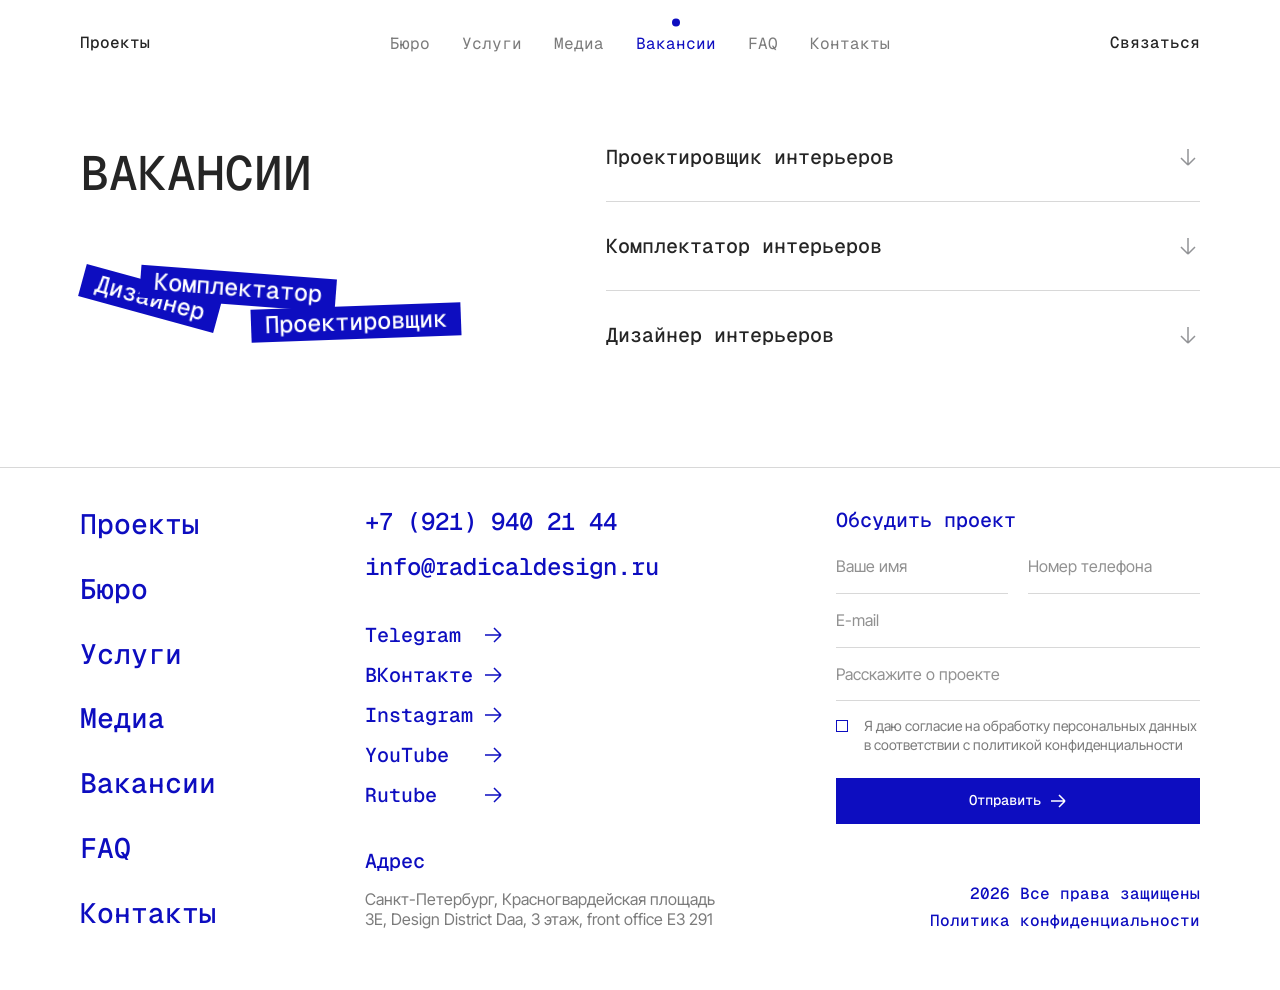
<file: vacancies.html>
<!DOCTYPE html>
<html lang="ru">
<head>
<meta charset="UTF-8">
  <meta name="robots" content="noindex, nofollow">
<meta name="viewport" content="width=device-width, initial-scale=1.0">
<title>Вакансии — Radical Design</title>
<link rel="preconnect" href="https://fonts.googleapis.com">
<link rel="preconnect" href="https://fonts.gstatic.com" crossorigin>
<link href="https://fonts.googleapis.com/css2?family=Geist+Mono:wght@400;500&family=Inter+Tight:wght@400;500&display=swap" rel="stylesheet">
<link rel="stylesheet" href="assets/css/style.css?v=202607210320">
</head>
<body>

<div class="cursor" aria-hidden="true"></div>

<header class="header">
  <div class="container header__row">
    <a href="portfolio.html" class="header__link">
      Проекты
    </a>

    <nav class="header__nav">
      <a href="bureau.html" class="header__nav-item">Бюро</a>
      <a href="services.html" class="header__nav-item">Услуги</a>
      <a href="media.html" class="header__nav-item">Медиа</a>
      <a href="vacancies.html" class="header__nav-item header__nav-item--active"><span class="dot" aria-hidden="true"></span>Вакансии</a>
      <a href="faq.html" class="header__nav-item">FAQ</a>
      <a href="contacts.html" class="header__nav-item">Контакты</a>
    </nav>

    <a href="bureau.html#contact" class="header__link header__link--contact">Связаться</a>

    <button class="header__burger" data-burger aria-label="Меню" aria-expanded="false">
      <span></span><span></span><span></span>
    </button>
  </div>
</header>

<nav class="mobile-menu" data-mobile-menu aria-hidden="true">
  <a href="portfolio.html" class="mobile-menu__item">Проекты</a>
  <a href="bureau.html" class="mobile-menu__item">Бюро</a>
  <a href="services.html" class="mobile-menu__item">Услуги</a>
  <a href="media.html" class="mobile-menu__item">Медиа</a>
  <a href="vacancies.html" class="mobile-menu__item mobile-menu__item--active">
    <span class="dot" aria-hidden="true"></span>
    Вакансии
  </a>
  <a href="faq.html" class="mobile-menu__item">FAQ</a>
  <a href="contacts.html" class="mobile-menu__item">Контакты</a>
  <a href="bureau.html#contact" class="mobile-menu__item mobile-menu__item--accent">Связаться</a>
</nav>

<main>

  <section class="vacancies container">
    <div class="vacancies__intro">
      <h1 class="vacancies__title">Вакансии</h1>

      <div class="vacancy-badges" aria-hidden="true">
        <span class="vacancy-badge vacancy-badge--1">Дизайнер</span>
        <span class="vacancy-badge vacancy-badge--2">Комплектатор</span>
        <span class="vacancy-badge vacancy-badge--3">Проектировщик</span>
      </div>
    </div>

    <div class="vacancies__list">

      <div class="vacancy">
        <button type="button" class="vacancy__row" data-vacancy-toggle>
          <span class="vacancy__title">Проектировщик интерьеров</span>
          <svg class="vacancy__arrow icon" width="24" height="24" viewBox="0 0 24 24" fill="none"><path d="M4 12H20M20 12L13 5M20 12L13 19" stroke="currentColor" stroke-width="1.5"/></svg>
        </button>
        <div class="vacancy__body">
          <div class="vacancy__section">
            <h3 class="vacancy__section-title">Ключевые обязанности:</h3>
            <ul class="vacancy__list-items">
              <li>Выпуск проектной документации (АИ) по ТЗ и нормативам</li>
              <li>Разработка архитектурно-строительных решений, чертежей, узлов, схем, спецификаций</li>
              <li>Формирование технических заданий для смежников</li>
              <li>Подготовка полного комплекта РД (планы, развёртки, спецификации, пояснительные записки)</li>
              <li>Участие в авторском надзоре и корректировке документации</li>
            </ul>
          </div>
          <div class="vacancy__section">
            <h3 class="vacancy__section-title">Требования:</h3>
            <ul class="vacancy__list-items">
              <li>Высшее образование (дизайн интерьера, архитектура, строительство)</li>
              <li>Опыт работы 1–3 года</li>
              <li>Владение Revit, AutoCAD и др. ПО</li>
              <li>Знание ГОСТ, СНиП и норм проектирования</li>
              <li>Базовые знания инженерных систем (ВК, ОВиК, ЭОМ, СКС, СС)</li>
              <li>Опыт выпуска рабочей документации (АИ) и понимание инженерных систем</li>
            </ul>
          </div>
          <div class="vacancy__section">
            <h3 class="vacancy__section-title">Условия работы:</h3>
            <ul class="vacancy__list-items">
              <li>Гибрид: 4 дня офис, 1 день удалённо, 10:00–19:00</li>
              <li>Выплаты 2 раза в месяц</li>
              <li>Испытательный срок до 3 месяцев</li>
              <li>Город: Санкт-Петербург. Офис: Design District DDA</li>
              <li>Профессиональная команда, открытая культура общения</li>
            </ul>
          </div>
          <p class="vacancy__contact">Контакты/способ отклика: <a href="mailto:hr@radicaldesign.ru">hr@radicaldesign.ru</a></p>
        </div>
      </div>

      <div class="vacancy">
        <button type="button" class="vacancy__row" data-vacancy-toggle>
          <span class="vacancy__title">Комплектатор интерьеров</span>
          <svg class="vacancy__arrow icon" width="24" height="24" viewBox="0 0 24 24" fill="none"><path d="M4 12H20M20 12L13 5M20 12L13 19" stroke="currentColor" stroke-width="1.5"/></svg>
        </button>
        <div class="vacancy__body">
          <div class="vacancy__section">
            <h3 class="vacancy__section-title">Ключевые обязанности:</h3>
            <ul class="vacancy__list-items">
              <li>Подбор отделочных материалов, мебели, освещения, оборудования по дизайн-проекту</li>
              <li>Подготовка и актуализация спецификаций, ведомостей</li>
              <li>Сбор и анализ коммерческих предложений, ведение базы поставщиков</li>
              <li>Организация закупок, контроль и приёмка поставок</li>
            </ul>
          </div>
          <div class="vacancy__section">
            <h3 class="vacancy__section-title">Требования:</h3>
            <ul class="vacancy__list-items">
              <li>Опыт комплектации от 3 лет (от спецификаций до приёмки на объекте)</li>
              <li>Знание отделочных материалов, мебели, света, сантехники и их свойств</li>
              <li>Понимание проектной документации и дизайн-проектов</li>
              <li>Навыки переговоров и анализа коммерческих предложений</li>
              <li>Насмотренность: вкус, ориентация в рынке</li>
              <li>Портфолио реализованных объектов (обязательно)</li>
            </ul>
          </div>
          <div class="vacancy__section">
            <h3 class="vacancy__section-title">Условия работы:</h3>
            <ul class="vacancy__list-items">
              <li>Гибрид: 4 дня офис, 1 день удалённо, 10:00–19:00</li>
              <li>Выплаты 2 раза в месяц</li>
              <li>Испытательный срок до 3 месяцев</li>
              <li>Город: Санкт-Петербург. Офис: Design District DDA</li>
              <li>Профессиональная команда, открытая культура общения</li>
            </ul>
          </div>
          <p class="vacancy__contact">Контакты/способ отклика: <a href="mailto:hr@radicaldesign.ru">hr@radicaldesign.ru</a></p>
        </div>
      </div>

      <div class="vacancy">
        <button type="button" class="vacancy__row" data-vacancy-toggle>
          <span class="vacancy__title">Дизайнер интерьеров</span>
          <svg class="vacancy__arrow icon" width="24" height="24" viewBox="0 0 24 24" fill="none"><path d="M4 12H20M20 12L13 5M20 12L13 19" stroke="currentColor" stroke-width="1.5"/></svg>
        </button>
        <div class="vacancy__body">
          <div class="vacancy__section">
            <h3 class="vacancy__section-title">Ключевые обязанности:</h3>
            <ul class="vacancy__list-items">
              <li>Разработка планировочных решений с учётом норм и требований клиента</li>
              <li>Формирование концепции интерьера (стиль, материалы, мебель, освещение)</li>
              <li>Подготовка 3D-визуализаций, moodboards, презентаций</li>
              <li>Подбор отделочных материалов и оборудования совместно с отделом комплектации</li>
              <li>Участие в авторском надзоре</li>
            </ul>
          </div>
          <div class="vacancy__section">
            <h3 class="vacancy__section-title">Требования:</h3>
            <ul class="vacancy__list-items">
              <li>Высшее профильное образование</li>
              <li>Опыт работы 1–3 года</li>
              <li>Владение 3ds Max+Corona, Photoshop, InDesign и пр.</li>
              <li>Знание норм (СНиП, ГОСТ, СП) и умение читать чертежи</li>
              <li>Чувство стиля, насмотренность, креативное мышление</li>
              <li>Портфолио с рабочими чертежами, визуализациями и планировками</li>
            </ul>
          </div>
          <div class="vacancy__section">
            <h3 class="vacancy__section-title">Условия работы:</h3>
            <ul class="vacancy__list-items">
              <li>Гибрид: 4 дня офис, 1 день удалённо, 10:00–19:00</li>
              <li>Выплаты 2 раза в месяц</li>
              <li>Испытательный срок до 3 месяцев</li>
              <li>Город: Санкт-Петербург. Офис: Design District DDA</li>
              <li>Профессиональная команда, открытая культура общения</li>
            </ul>
          </div>
          <p class="vacancy__contact">Контакты/способ отклика: <a href="mailto:hr@radicaldesign.ru">hr@radicaldesign.ru</a></p>
        </div>
      </div>

    </div>
  </section>

</main>

<footer class="footer">
  <div class="footer__inner container">
    <nav class="footer__nav">
      <a href="index.html" class="footer__nav-item">Проекты</a>
      <a href="bureau.html" class="footer__nav-item">Бюро</a>
      <a href="services.html" class="footer__nav-item">Услуги</a>
      <a href="media.html" class="footer__nav-item">Медиа</a>
      <a href="vacancies.html" class="footer__nav-item">Вакансии</a>
      <a href="faq.html" class="footer__nav-item">FAQ</a>
      <a href="contacts.html" class="footer__nav-item">Контакты</a>
    </nav>

    <div class="footer__contacts">
      <div class="footer__coords">
        <a href="tel:+79219402144" class="footer__coord">+7 (921) 940 21 44</a>
        <a href="mailto:info@radicaldesign.ru" class="footer__coord">info@radicaldesign.ru</a>
      </div>

      <div class="footer__socials">
        <a href="https://t.me/radicaldesignstudio" class="footer__social">Telegram <svg class="icon" width="24" height="24" viewBox="0 0 24 24" fill="none"><path d="M4 12H20M20 12L13 5M20 12L13 19" stroke="currentColor" stroke-width="1.5"/></svg></a>
        <a href="https://vk.com/radicaldesign" class="footer__social">ВКонтакте <svg class="icon" width="24" height="24" viewBox="0 0 24 24" fill="none"><path d="M4 12H20M20 12L13 5M20 12L13 19" stroke="currentColor" stroke-width="1.5"/></svg></a>
        <a href="https://www.instagram.com/radical_design_studio/" class="footer__social">Instagram <svg class="icon" width="24" height="24" viewBox="0 0 24 24" fill="none"><path d="M4 12H20M20 12L13 5M20 12L13 19" stroke="currentColor" stroke-width="1.5"/></svg></a>
        <a href="https://www.youtube.com/@Radical_Design" class="footer__social">YouTube <svg class="icon" width="24" height="24" viewBox="0 0 24 24" fill="none"><path d="M4 12H20M20 12L13 5M20 12L13 19" stroke="currentColor" stroke-width="1.5"/></svg></a>
        <a href="https://rutube.ru/channel/67643275/" class="footer__social">Rutube <svg class="icon" width="24" height="24" viewBox="0 0 24 24" fill="none"><path d="M4 12H20M20 12L13 5M20 12L13 19" stroke="currentColor" stroke-width="1.5"/></svg></a>
      </div>

      <div class="footer__address">
        <span class="footer__address-label">Адрес</span>
        <p class="footer__address-text">Санкт-Петербург, Красногвардейская площадь 3Е, Design District Daa, 3 этаж, front office E3 291</p>
      </div>
    </div>

    <div class="footer__cta">
      <div class="footer__form-block">
        <span class="footer__form-title">Обсудить проект</span>
        <form class="form form--compact" novalidate>
          <div class="form__fields">
            <div class="form__row">
              <div class="form__field"><input class="form__input" type="text" name="name" placeholder="Ваше имя"></div>
              <div class="form__field"><input class="form__input" type="tel" name="phone" placeholder="Номер телефона"></div>
            </div>
            <div class="form__field"><input class="form__input" type="email" name="email" placeholder="E-mail"></div>
            <div class="form__field"><input class="form__input" type="text" name="message" placeholder="Расскажите о проекте"></div>
            <label class="form__consent">
              <input class="form__checkbox" type="checkbox" name="consent">
              <span class="form__checkbox-box" aria-hidden="true"></span>
              <span class="form__consent-text">Я даю согласие на обработку персональных данных в соответствии с политикой конфиденциальности</span>
            </label>
          </div>
          <button class="form__submit" type="submit">
            Отправить
            <svg class="icon" width="18" height="18" viewBox="0 0 18 18" fill="none"><path d="M2 9H16M16 9L10 3M16 9L10 15" stroke="currentColor" stroke-width="1.5"/></svg>
          </button>
        </form>
      </div>

      <div class="footer__legal">
        <span>2026 Все права защищены</span>
        <a href="#" class="footer__legal-link">Политика конфиденциальности</a>
      </div>
    </div>
  </div>
</footer>

<script src="assets/js/main.js?v=202607210320"></script>
</body>
</html>
</file>
<file: assets/css/style.css>
@font-face {
  font-family: "Tilda Sans VF";
  src: url("../fonts/TildaSansVF.ttf") format("truetype-variations"),
       url("../fonts/TildaSansVF.ttf") format("truetype");
  font-weight: 250 900;
  font-style: normal;
  font-display: swap;
}

:root {
  --color-text: #252525;
  --color-accent: #0d0dc0;
  --color-bg: #ffffff;
  --color-muted-bg: #f6f6f6;
  --color-border: #d8d8d8;
  --color-arrow-idle: #929396;

  --font-mono: "Geist Mono", ui-monospace, "SFMono-Regular", Menlo, monospace;
  --font-body: "Inter Tight", -apple-system, sans-serif;

  --container-width: 1200px;
  --container-padding: 40px;
}

* {
  box-sizing: border-box;
}

html {
  scroll-behavior: smooth;
}

body {
  margin: 0;
  background: var(--color-bg);
  color: var(--color-text);
  font-family: var(--font-body);
  -webkit-font-smoothing: antialiased;
}

a {
  color: inherit;
  text-decoration: none;
}

img {
  display: block;
  max-width: 100%;
}

.container {
  width: 100%;
  max-width: var(--container-width);
  margin: 0 auto;
  padding: 0 var(--container-padding);
}

.section-title {
  margin: 0;
  font-family: var(--font-mono);
  font-weight: 500;
  font-size: 48px;
  line-height: 1.2;
  text-transform: uppercase;
}

.slash {
  color: var(--color-accent);
}

.icon {
  flex-shrink: 0;
}

/* Custom cursor */

.cursor {
  position: fixed;
  top: 0;
  left: 0;
  width: 8px;
  height: 8px;
  margin: -4px 0 0 -4px;
  border-radius: 50%;
  background: var(--color-accent);
  pointer-events: none;
  z-index: 9999;
  opacity: 0;
  will-change: transform;
  transition: opacity 0.25s ease, width 0.2s ease, height 0.2s ease, margin 0.2s ease;
}

.cursor--hover {
  width: 16px;
  height: 16px;
  margin: -8px 0 0 -8px;
}

@media (pointer: fine) {
  body {
    cursor: none;
  }

  a,
  button {
    cursor: none;
  }
}

@media (pointer: coarse) {
  .cursor {
    display: none;
  }
}

/* Home hero */

.home-hero {
  position: relative;
  display: flex;
  flex-direction: column;
  min-height: 100vh;
  min-height: 100svh;
  background: #818181;
  color: #fff;
  overflow: hidden;
}

.home-hero__video {
  position: absolute;
  inset: 0;
  width: 100%;
  height: 100%;
  object-fit: cover;
  z-index: 0;
}

.home-hero__video--mobile {
  display: none;
}

.home-hero::after {
  content: "";
  position: absolute;
  inset: 0;
  background: rgba(0, 0, 0, 0.35);
  z-index: 1;
}

.home-hero__header {
  position: relative;
  display: flex;
  align-items: center;
  justify-content: space-between;
  padding-top: 24px;
  /* Hold the row at its original height so shrinking the mark moves only
     the mark, not the nav and "Проекты". */
  min-height: 56px;
  z-index: 100;
}

.home-hero__mark {
  display: block;
  line-height: 0;
}

.home-hero__mark img {
  display: block;
  width: auto;
  height: 21px;
}

.home-hero__nav {
  position: absolute;
  left: 50%;
  /* Span the header's content box (top = its padding-top) so align-items
     centres the links on the same line as the mark and "Проекты", whatever
     height the mark happens to be. */
  top: 24px;
  bottom: 0;
  transform: translateX(-50%);
  display: flex;
  align-items: center;
  gap: 32px;
}

.home-hero__nav a {
  font-family: var(--font-mono);
  font-weight: 400;
  font-size: 16px;
  color: #fff;
  opacity: 0.7;
  transition: opacity 0.2s ease;
}

.home-hero__nav a:hover {
  opacity: 1;
}

.home-hero__projects {
  position: relative;
  font-family: var(--font-mono);
  font-weight: 500;
  font-size: 16px;
  color: #fff;
  transition: opacity 0.2s ease;
}

.home-hero__projects:hover {
  opacity: 0.8;
}

.home-hero__bottom {
  margin-top: auto;
  padding-bottom: 40px;
  display: flex;
  align-items: flex-end;
  justify-content: space-between;
  gap: 24px;
  position: relative;
  z-index: 2;
}

.home-hero__content {
  display: flex;
  flex-direction: column;
  gap: 2px;
}

.home-hero__title {
  margin: 0;
  font-family: "Tilda Sans VF", "Inter Tight", -apple-system, sans-serif;
  font-weight: 400;
  font-size: clamp(40px, 8vw, 80px);
  line-height: 1.2;
}

.home-hero__title-break {
  display: none;
}

.home-hero__tagline {
  margin: 0;
  font-family: var(--font-mono);
  font-weight: 500;
  font-size: clamp(14px, 2vw, 20px);
  line-height: 1.2;
}

.home-hero__contact {
  flex-shrink: 0;
  font-family: var(--font-mono);
  font-weight: 500;
  font-size: 16px;
  color: #fff;
  transition: opacity 0.2s ease;
}

.home-hero__contact:hover {
  opacity: 0.8;
}

.home-hero .header__burger span {
  background: var(--color-bg);
}

.home-hero .header__burger.is-open span {
  background: var(--color-accent);
}

/* Header */

.header {
  position: sticky;
  top: 0;
  z-index: 100;
  padding: 32px 0;
  background: var(--color-bg);
}

.header__row {
  display: flex;
  align-items: center;
  justify-content: space-between;
  position: relative;
}

.header__link {
  position: relative;
  font-family: var(--font-mono);
  font-weight: 500;
  font-size: 16px;
}

/* Shared active-state dot (header link, filters) */

.dot {
  position: absolute;
  left: 50%;
  top: -14px;
  width: 8px;
  height: 8px;
  border-radius: 50%;
  background: var(--color-accent);
  opacity: 0;
  transform: translateX(-50%) scale(0.5);
  transition: opacity 0.2s ease, transform 0.2s ease;
}

.header__nav {
  display: flex;
  align-items: center;
  gap: 32px;
  position: absolute;
  left: 50%;
  top: 50%;
  transform: translate(-50%, -50%);
}

.header__nav-item {
  position: relative;
  font-family: var(--font-mono);
  font-weight: 400;
  font-size: 16px;
  opacity: 0.6;
  transition: color 0.2s ease, opacity 0.2s ease;
}

.header__nav-item:hover,
.header__link:hover {
  color: var(--color-accent);
  opacity: 1;
}

.header__nav-item--active {
  color: var(--color-accent);
  opacity: 1;
}

.header__nav-item--active .dot,
.header__link--active .dot,
.filter--active .dot {
  opacity: 1;
  transform: translateX(-50%) scale(1);
}

.header__link--active {
  color: var(--color-accent);
}

/* Burger */

.header__burger {
  display: none;
  flex-direction: column;
  justify-content: space-between;
  width: 40px;
  height: 21px;
  padding: 0;
  border: none;
  background: none;
}

.header__burger span {
  display: block;
  width: 100%;
  height: 3px;
  border-radius: 2px;
  background: var(--color-accent);
  transition: transform 0.3s ease, opacity 0.2s ease;
}

.header__burger.is-open span:nth-child(1) {
  transform: translateY(9px) rotate(45deg);
}

.header__burger.is-open span:nth-child(2) {
  opacity: 0;
}

.header__burger.is-open span:nth-child(3) {
  transform: translateY(-9px) rotate(-45deg);
}

/* Mobile menu overlay */

.mobile-menu {
  position: fixed;
  inset: 0;
  z-index: 90;
  padding: 120px var(--container-padding) 40px;
  background: var(--color-bg);
  display: flex;
  flex-direction: column;
  align-items: flex-start;
  gap: 24px;
  transform: translateX(100%);
  visibility: hidden;
  transition: transform 0.35s cubic-bezier(0.4, 0, 0.2, 1), visibility 0.35s;
}

.mobile-menu.is-open {
  transform: translateX(0);
  visibility: visible;
}

.mobile-menu__item {
  position: relative;
  font-family: var(--font-mono);
  font-weight: 400;
  font-size: 28px;
  line-height: 1.2;
  color: #666666;
  transition: color 0.2s ease;
}

.mobile-menu__item--active {
  color: var(--color-accent);
  font-weight: 500;
}

.mobile-menu__item--active .dot {
  opacity: 1;
  transform: translateX(-50%) scale(1);
}

.mobile-menu__item:hover {
  color: var(--color-accent);
}

.mobile-menu__item--accent {
  margin-top: 18px;
}

/* Hero */

.hero {
  display: flex;
  align-items: flex-end;
  justify-content: space-between;
  gap: 60px;
  padding-top: 110px;
}

.hero__mark img {
  width: 355px;
}

.hero__content {
  display: flex;
  flex-direction: column;
  gap: 48px;
  max-width: 702px;
}

.hero__title {
  margin: 0;
  font-family: var(--font-mono);
  font-weight: 500;
  font-size: 32px;
  line-height: 1.2;
}

.hero__text {
  display: flex;
  flex-direction: column;
  gap: 24px;
}

.hero__text p {
  margin: 0;
  font-size: 16px;
  line-height: 1.3;
  text-align: justify;
  opacity: 0.6;
}

/* Projects */

.projects {
  display: flex;
  flex-direction: column;
  gap: 32px;
  padding-top: 60px;
}

.projects__banner {
  display: block;
  overflow: hidden;
}

.projects__banner img {
  width: 100%;
  height: 490px;
  object-fit: cover;
}

.projects__pager {
  display: flex;
  align-items: center;
  justify-content: space-between;
}

.projects__pager-link {
  display: flex;
  align-items: center;
  gap: 12px;
  font-family: var(--font-mono);
  font-weight: 500;
  font-size: 16px;
  text-decoration: underline;
  text-underline-offset: 3px;
}

/* Clients marquee */

.clients {
  margin-top: 120px;
}

.clients__inner {
  max-width: var(--container-width);
  margin: 0 auto;
}

.clients__title {
  padding: 0 var(--container-padding);
  margin-bottom: 32px;
}

.marquee {
  overflow: hidden;
  border-top: 1px solid var(--color-border);
  border-bottom: 1px solid var(--color-border);
}

.marquee__track {
  display: flex;
  width: max-content;
  animation: marquee 90s linear infinite;
}

.marquee:hover .marquee__track {
  animation-play-state: paused;
}

.marquee__group {
  display: flex;
  align-items: center;
  gap: 10px;
  height: 90px;
  padding-right: 10px;
  flex-shrink: 0;
}

.marquee__item {
  font-family: var(--font-mono);
  font-weight: 500;
  font-size: 24px;
  line-height: 1.2;
  text-transform: uppercase;
  white-space: nowrap;
}

.marquee__sep {
  font-family: var(--font-mono);
  font-weight: 500;
  font-size: 24px;
  line-height: 1.2;
  color: var(--color-text);
}

.marquee__sep--accent {
  color: var(--color-accent);
  opacity: 0.8;
  letter-spacing: 1px;
}

@keyframes marquee {
  from { transform: translateX(0); }
  to { transform: translateX(-50%); }
}

/* Awards */

.awards {
  margin-top: 120px;
  display: flex;
  flex-direction: column;
  align-items: center;
  gap: 32px;
}

.awards__title {
  align-self: stretch;
}

.awards__list {
  width: 100%;
  display: flex;
  flex-direction: column;
}

.award {
  position: relative;
  display: flex;
  align-items: center;
  padding: 20px 0;
  color: var(--color-text);
  transition: color 0.2s ease;
}

.award + .award {
  border-top: 1px solid var(--color-border);
}

.award__year {
  font-family: var(--font-body);
  font-size: 18px;
  line-height: 1.3;
}

.award__name {
  position: absolute;
  left: 50%;
  transform: translateX(-50%);
  font-family: var(--font-mono);
  font-weight: 500;
  font-size: 20px;
  line-height: 1.3;
  white-space: nowrap;
}

.award__arrow {
  margin-left: auto;
  transition: transform 0.25s ease;
}

.award--accent {
  color: var(--color-accent);
}

.award:hover {
  color: var(--color-accent);
}

.award:hover .award__arrow {
  transform: translate(3px, -3px);
}

.award--hidden {
  display: none;
}

.awards__more {
  display: flex;
  align-items: center;
  gap: 8px;
  padding: 0;
  border: none;
  background: none;
  font-family: var(--font-mono);
  font-weight: 500;
  font-size: 16px;
  color: var(--color-accent);
}

.awards__more .icon {
  transition: transform 0.25s ease;
}

.awards__more--expanded .icon {
  transform: rotate(180deg);
}


/* Principles */

.principles {
  margin-top: 120px;
  display: flex;
  flex-direction: column;
  gap: 32px;
}

.principles__head {
  display: flex;
  align-items: center;
  justify-content: space-between;
}

.principles__nav {
  display: flex;
  gap: 16px;
}

.principles__arrow {
  padding: 0;
  border: none;
  background: none;
  color: var(--color-text);
  transition: color 0.2s ease, opacity 0.2s ease;
}

.principles__arrow:disabled {
  opacity: 0.3;
}

.principles__arrow:not(:disabled):hover {
  color: var(--color-accent);
}

.principles__viewport {
  overflow: hidden;
}

.principles__track {
  display: flex;
  gap: 20px;
  transition: transform 0.5s cubic-bezier(0.4, 0, 0.2, 1);
}

.principle {
  flex: 0 0 265px;
  height: 377px;
  perspective: 1400px;
}

.principle__rotor {
  position: relative;
  width: 100%;
  height: 100%;
  transform-style: preserve-3d;
  transition: transform 700ms cubic-bezier(0.22, 1, 0.36, 1);
  will-change: transform;
}

.principle.is-flipped .principle__rotor {
  transform: rotateY(180deg);
}

/* Hover/focus would latch the card open on touch, so it is pointer-only */
@media (hover: hover) {
  .principle:hover .principle__rotor,
  .principle:focus-within .principle__rotor {
    transform: rotateY(180deg);
  }
}

.principle__face {
  position: absolute;
  inset: 0;
  padding: 24px;
  background: var(--color-muted-bg);
  overflow: hidden;
  backface-visibility: hidden;
  -webkit-backface-visibility: hidden;
}

.principle__face--front {
  transform: rotateY(0deg);
}

.principle__face--back {
  transform: rotateY(180deg);
}

.principle__title {
  margin: 0;
  font-family: var(--font-mono);
  font-weight: 500;
  font-size: 24px;
  line-height: 1.2;
}

.principle__back-text {
  margin: 0;
  font-family: var(--font-body);
  font-size: 16px;
  line-height: 1.3;
  color: rgba(37, 37, 37, 0.6);
}

.principle__shape {
  position: absolute;
  left: 24px;
  top: 233px;
  width: 120px;
  height: 120px;
}

.principle__arrow {
  position: absolute;
  right: 24px;
  bottom: 24px;
}

.principle__arrow--blue {
  color: var(--color-accent);
}

/* CTA / contact form */

.cta {
  margin-top: 120px;
  display: flex;
  align-items: flex-start;
  justify-content: space-between;
  gap: 74px;
}

.cta__info {
  position: relative;
  flex: 0 0 518px;
  display: flex;
  flex-direction: column;
  gap: 92px;
}

.cta__intro {
  display: flex;
  flex-direction: column;
  gap: 32px;
}

.cta__subtitle {
  margin: 0;
  max-width: 406px;
  font-size: 20px;
  line-height: 1.3;
  opacity: 0.6;
}

.cta__phone {
  display: flex;
  flex-direction: column;
  gap: 8px;
}

.cta__phone-label {
  margin: 0;
  font-size: 20px;
  line-height: 1.3;
  opacity: 0.6;
}

.cta__phone-number {
  font-family: var(--font-mono);
  font-weight: 500;
  font-size: 24px;
  line-height: 1.2;
}

.cta__squiggle {
  position: absolute;
  left: 255px;
  top: 135px;
  width: 270px;
  height: 238px;
  pointer-events: none;
  overflow: visible;
}

.cta__squiggle-reveal {
  stroke-dasharray: 1;
  stroke-dashoffset: 1;
}

.cta__squiggle-arrow {
  stroke: #1515e0;
  stroke-width: 3.5;
  stroke-linejoin: round;
}

.cta__squiggle.is-drawn .cta__squiggle-reveal {
  animation: draw-squiggle-arrow 1.25s ease-out forwards;
}

@keyframes draw-squiggle-arrow {
  to {
    stroke-dashoffset: 0;
  }
}

@media (prefers-reduced-motion: reduce) {
  .cta__squiggle-reveal {
    stroke-dashoffset: 0;
    animation: none !important;
  }
}

.cta__form {
  flex: 0 0 550px;
}

.form {
  display: flex;
  flex-direction: column;
  gap: 48px;
}

.form__fields {
  display: flex;
  flex-direction: column;
  gap: 32px;
}

.form__row {
  display: flex;
  gap: 20px;
}

.form__row .form__field {
  flex: 1 1 0;
  min-width: 0;
}

.form__input {
  width: 100%;
  padding: 0 0 16px;
  border: none;
  border-bottom: 1px solid var(--color-border);
  background: none;
  font-family: var(--font-body);
  font-size: 18px;
  line-height: 1.3;
  color: var(--color-text);
  outline: none;
  transition: border-color 0.2s ease;
}

.form__input::placeholder {
  color: var(--color-text);
  opacity: 0.5;
}

.form__input:focus {
  border-color: var(--color-accent);
}

.form__consent {
  display: flex;
  gap: 16px;
  align-items: flex-start;
}

.form__checkbox {
  position: absolute;
  opacity: 0;
  width: 0;
  height: 0;
}

.form__checkbox-box {
  flex-shrink: 0;
  width: 12px;
  height: 12px;
  margin-top: 3px;
  border: 1px solid var(--color-accent);
  position: relative;
  transition: background 0.2s ease;
}

.form__checkbox:checked + .form__checkbox-box {
  background: var(--color-accent);
}

.form__consent-text {
  font-size: 16px;
  line-height: 1.3;
  opacity: 0.5;
}

.form__submit {
  display: flex;
  align-items: center;
  justify-content: center;
  gap: 8px;
  width: 100%;
  padding: 16px 24px;
  border: none;
  background: var(--color-accent);
  color: #fff;
  font-family: var(--font-mono);
  font-weight: 500;
  font-size: 16px;
  line-height: 1.2;
  transition: opacity 0.2s ease;
}

.form__submit:hover {
  opacity: 0.9;
}

/* Shared button */

.btn {
  display: inline-flex;
  align-items: center;
  justify-content: center;
  gap: 8px;
  padding: 16px 24px;
  font-family: var(--font-mono);
  font-weight: 500;
  font-size: 16px;
  line-height: 1.2;
  transition: opacity 0.2s ease;
}

.btn--accent {
  background: var(--color-accent);
  color: #fff;
}

.btn--accent:hover {
  opacity: 0.9;
}

/* Team */

.team {
  margin-top: 120px;
  display: flex;
  flex-direction: column;
  gap: 60px;
}

.team__intro {
  display: flex;
  flex-direction: column;
  gap: 32px;
}

.team__lead {
  margin: 0;
  font-family: var(--font-mono);
  font-weight: 500;
  font-size: 28px;
  line-height: 1.2;
  text-align: justify;
}

.team__highlight {
  display: inline-block;
  padding: 2px 12px;
  background: var(--color-accent);
  color: #fff;
  transform: rotate(-2deg);
}

.team__cols {
  display: flex;
  align-items: flex-end;
  justify-content: space-between;
  gap: 40px;
}

.team__paragraphs {
  flex: 0 0 693px;
  display: flex;
  flex-direction: column;
  gap: 24px;
}

.team__paragraphs p {
  margin: 0;
  font-size: 16px;
  line-height: 1.3;
  text-align: justify;
  opacity: 0.6;
}

.team__vacancy {
  flex: 0 0 265px;
}

.team__departments {
  display: flex;
  flex-direction: column;
  gap: 60px;
}

.department {
  display: flex;
  flex-direction: column;
  gap: 32px;
}

.department__head {
  display: flex;
  align-items: center;
  justify-content: space-between;
}

.department__title {
  margin: 0;
  font-family: var(--font-mono);
  font-weight: 500;
  font-size: 32px;
  line-height: 1.2;
  text-transform: uppercase;
}

.department__nav {
  display: flex;
  gap: 16px;
}

.department__arrow {
  padding: 0;
  border: none;
  background: none;
  color: var(--color-text);
  transition: color 0.2s ease, opacity 0.2s ease;
}

.department__arrow:disabled {
  opacity: 0.3;
}

.department__arrow:not(:disabled):hover {
  color: var(--color-accent);
}

.team__viewport {
  overflow: hidden;
}

.team__grid {
  display: flex;
  gap: 20px;
  transition: transform 0.5s cubic-bezier(0.4, 0, 0.2, 1);
}

.member {
  flex: 0 0 calc((100% - 80px) / 5);
  display: flex;
  flex-direction: column;
  gap: 24px;
}

.member__photo {
  aspect-ratio: 360 / 445;
  overflow: hidden;
}

.member__photo img {
  width: 100%;
  height: 100%;
  object-fit: cover;
}

.member__info {
  display: flex;
  flex-direction: column;
  gap: 2px;
}

.member__name {
  font-family: var(--font-mono);
  font-weight: 400;
  font-size: 22px;
  line-height: 1.2;
}

.member__role {
  font-size: 14px;
  line-height: 1.3;
  opacity: 0.7;
}

/* Footer */

.footer {
  margin-top: 120px;
  padding: 40px 0 60px;
  border-top: 1px solid var(--color-border);
}

.footer__inner {
  display: flex;
  justify-content: space-between;
  gap: 20px;
}

.footer__nav {
  flex: 0 0 265px;
  display: flex;
  flex-direction: column;
  justify-content: space-between;
  min-height: 419px;
}

.footer__nav-item {
  font-family: var(--font-mono);
  font-weight: 500;
  font-size: 28px;
  line-height: 1.2;
  color: var(--color-accent);
  transition: opacity 0.2s ease;
}

.footer__nav-item:hover {
  opacity: 0.7;
}

.footer__contacts {
  flex: 0 0 451px;
  display: flex;
  flex-direction: column;
  justify-content: space-between;
  min-height: 419px;
}

.footer__coords {
  display: flex;
  flex-direction: column;
  gap: 16px;
}

.footer__coord {
  font-family: var(--font-mono);
  font-weight: 500;
  font-size: 24px;
  line-height: 1.2;
  color: var(--color-accent);
}

.footer__socials {
  display: flex;
  flex-direction: column;
  gap: 16px;
}

.footer__social {
  display: flex;
  align-items: center;
  justify-content: space-between;
  width: 140px;
  font-family: var(--font-mono);
  font-weight: 500;
  font-size: 20px;
  line-height: 1.2;
  color: var(--color-accent);
  transition: opacity 0.2s ease;
}

.footer__social:hover {
  opacity: 0.7;
}

.footer__address {
  display: flex;
  flex-direction: column;
  gap: 16px;
}

.footer__address-label {
  font-family: var(--font-mono);
  font-weight: 500;
  font-size: 20px;
  line-height: 1.2;
  color: var(--color-accent);
}

.footer__address-text {
  margin: 0;
  max-width: 375px;
  font-size: 16px;
  line-height: 1.3;
  opacity: 0.6;
}

.footer__cta {
  flex: 0 0 364px;
  display: flex;
  flex-direction: column;
  justify-content: space-between;
  gap: 60px;
  min-height: 419px;
}

.footer__form-block {
  display: flex;
  flex-direction: column;
  gap: 24px;
}

.footer__form-title {
  font-family: var(--font-mono);
  font-weight: 500;
  font-size: 20px;
  line-height: 1.2;
  color: var(--color-accent);
}

.form--compact {
  gap: 24px;
}

.form--compact .form__fields {
  gap: 16px;
}

.form--compact .form__input {
  font-size: 16px;
  padding-bottom: 16px;
}

.form--compact .form__consent-text {
  font-size: 14px;
  opacity: 0.6;
}

.form--compact .form__submit {
  padding: 14px 24px;
  font-size: 14px;
}

.footer__legal {
  display: flex;
  flex-direction: column;
  align-items: flex-end;
  gap: 8px;
  text-align: right;
  font-family: var(--font-mono);
  font-weight: 500;
  font-size: 16px;
  line-height: 1.2;
  color: var(--color-accent);
}

.footer__legal-link {
  transition: opacity 0.2s ease;
}

.footer__legal-link:hover {
  opacity: 0.7;
}

/* Project detail page */

.project {
  padding-top: 24px;
  display: flex;
  flex-direction: column;
  gap: 60px;
}

.project__pager {
  display: flex;
  align-items: center;
  justify-content: space-between;
}

.project__pager-link {
  display: flex;
  align-items: center;
  gap: 12px;
  font-family: var(--font-mono);
  font-weight: 500;
  font-size: 20px;
  line-height: 1.2;
  text-decoration: underline;
  text-underline-offset: 3px;
  transition: color 0.2s ease;
}

.project__pager-link:hover {
  color: var(--color-accent);
}

/* Intro */

.project__intro {
  position: relative;
  display: flex;
  align-items: stretch;
  justify-content: space-between;
  gap: 60px;
}

.project__intro-media {
  flex: 0 0 487px;
  aspect-ratio: 487 / 392;
  overflow: hidden;
}

.project__intro-media img {
  width: 100%;
  height: 100%;
  object-fit: cover;
}

.project__intro-info {
  flex: 0 0 487px;
  display: flex;
  flex-direction: column;
  justify-content: space-between;
  gap: 48px;
}

.project__params {
  display: flex;
  gap: 60px;
}

.param {
  display: flex;
  flex-direction: column;
  gap: 20px;
}

.param__label {
  font-family: var(--font-mono);
  font-weight: 500;
  font-size: 14px;
  line-height: 1.2;
  opacity: 0.6;
}

.param__value {
  display: flex;
  gap: 6px;
  align-items: center;
  font-family: var(--font-mono);
  font-weight: 500;
  font-size: 16px;
  line-height: 1.2;
  color: var(--color-accent);
  white-space: nowrap;
}

.project__lead {
  display: flex;
  flex-direction: column;
  gap: 24px;
}

.project__lead-title {
  margin: 0;
  font-family: var(--font-mono);
  font-weight: 500;
  font-size: 20px;
  line-height: 1.2;
}

.project__lead-text {
  margin: 0;
  font-size: 16px;
  line-height: 1.3;
  text-align: justify;
  opacity: 0.6;
}

.project__squiggle {
  position: absolute;
  right: -20px;
  bottom: -90px;
  width: 205px;
  height: auto;
  pointer-events: none;
}

/* Big slider */

.project__slider {
  display: flex;
  flex-direction: column;
  align-items: center;
  gap: 36px;
  margin-top: 60px;
}

.project__slider-media {
  width: 100%;
  aspect-ratio: 1120 / 897;
  overflow: hidden;
}

.project__slider-media img {
  width: 100%;
  height: 100%;
  object-fit: cover;
}

.project__slider-controls {
  display: flex;
  align-items: center;
  justify-content: space-between;
  width: 100%;
}

.project__slider-arrow {
  padding: 0;
  border: none;
  background: none;
  color: var(--color-text);
  transition: color 0.2s ease;
}

.project__slider-arrow:hover {
  color: var(--color-accent);
}

.project__dots {
  display: flex;
  gap: 10px;
}

.project__dot {
  width: 8px;
  height: 8px;
  border-radius: 50%;
  background: var(--color-border);
  transition: background 0.2s ease;
}

.project__dot--active {
  background: var(--color-accent);
}

/* Body: media rows + text */

.project__body {
  display: flex;
  flex-direction: column;
  gap: 60px;
  margin-top: 60px;
}

.project__media-row {
  display: grid;
  width: 100%;
  gap: 0;
}

.project__media-row img {
  display: block;
  width: 100%;
  height: 100%;
  object-fit: cover;
}

.project__media-row--photos {
  grid-template-columns: repeat(4, 1fr);
  height: 280px;
}

.project__media-row--diagrams {
  grid-template-columns: repeat(3, 1fr);
  height: 280px;
}

.project__text {
  display: flex;
  flex-direction: column;
  gap: 24px;
}

.project__text-title {
  margin: 0;
  font-family: var(--font-mono);
  font-weight: 500;
  font-size: 20px;
  line-height: 1.2;
}

.project__text p {
  margin: 0;
  font-size: 16px;
  line-height: 1.3;
  text-align: justify;
  opacity: 0.6;
}

/* Video */

.project__video {
  position: relative;
  display: block;
  width: 100%;
  aspect-ratio: 1120 / 631;
  overflow: hidden;
  margin-top: 60px;
}

.project__video img {
  width: 100%;
  height: 100%;
  object-fit: cover;
}

.project__video::after {
  content: "";
  position: absolute;
  inset: 0;
  background: rgba(0, 0, 0, 0.5);
}

.project__video-play {
  position: absolute;
  left: 50%;
  top: 50%;
  transform: translate(-50%, -50%);
  z-index: 1;
  display: flex;
  align-items: center;
  justify-content: center;
  width: 90px;
  height: 90px;
  border-radius: 50%;
  background: rgba(255, 255, 255, 0.15);
  border: 1.5px solid #fff;
  color: #fff;
  transition: background 0.25s ease;
}

.project__video:hover .project__video-play {
  background: var(--color-accent);
  border-color: var(--color-accent);
}

/* Bounding-box-centered triangle reads as shifted left (its solid edge
   is left, point is right) — nudge right so it looks centered */
.project__video-play svg {
  margin-left: 3px;
}

/* Authors */

.authors {
  display: flex;
  flex-direction: column;
  gap: 32px;
  margin-top: 60px;
}

.authors__title {
  margin: 0;
  font-family: var(--font-mono);
  font-weight: 500;
  font-size: 32px;
  line-height: 1.2;
  text-transform: uppercase;
}

/* Portfolio */

.portfolio {
  display: flex;
  flex-direction: column;
  gap: 32px;
  padding-top: 60px;
}

.portfolio__filters {
  display: flex;
  flex-wrap: wrap;
  align-items: flex-end;
  gap: 16px 24px;
}

.filter {
  position: relative;
  padding: 0;
  border: none;
  background: none;
  font-family: var(--font-mono);
  font-weight: 400;
  font-size: 16px;
  line-height: 1.2;
  color: var(--color-text);
  opacity: 0.6;
  white-space: nowrap;
  transition: color 0.2s ease, opacity 0.2s ease;
}

.filter:hover {
  color: var(--color-accent);
}

.filter--active {
  opacity: 1;
  font-weight: 500;
  color: var(--color-accent);
}

.portfolio__grid {
  display: grid;
  grid-template-columns: repeat(4, 1fr);
  gap: 40px;
}

.portfolio__item {
  position: relative;
  display: block;
  aspect-ratio: 1 / 1;
  background: var(--color-muted-bg);
  overflow: hidden;
}

.portfolio__item img {
  position: absolute;
  inset: 0;
  width: 100%;
  height: 100%;
  object-fit: cover;
}

.portfolio__item-overlay {
  position: absolute;
  inset: 0;
  display: flex;
  flex-direction: column;
  align-items: center;
  justify-content: center;
  gap: 12px;
  padding: 24px;
  text-align: center;
  background: var(--color-bg);
  opacity: 0;
  transition: opacity 0.25s ease;
}

.portfolio__item:hover .portfolio__item-overlay,
.portfolio__item:focus-visible .portfolio__item-overlay {
  opacity: 1;
}

.portfolio__item-title {
  font-family: var(--font-mono);
  font-weight: 500;
  font-size: 20px;
  line-height: 1.2;
  color: var(--color-text);
  text-wrap: balance;
}

.portfolio__item-desc {
  font-size: 16px;
  line-height: 1.3;
  color: var(--color-text);
  opacity: 0.5;
  text-wrap: balance;
}

/* Scroll to top */

.scroll-top {
  position: fixed;
  right: 40px;
  bottom: 40px;
  z-index: 50;
  display: flex;
  align-items: center;
  justify-content: center;
  width: 60px;
  height: 60px;
  border: none;
  border-radius: 50%;
  background: var(--color-accent);
  color: #fff;
  opacity: 0;
  visibility: hidden;
  transform: translateY(10px);
  transition: opacity 0.25s ease, transform 0.25s ease, visibility 0.25s;
}

.scroll-top--visible {
  opacity: 1;
  visibility: visible;
  transform: translateY(0);
}

.scroll-top:hover {
  opacity: 0.9;
}

/* Services */

.services {
  padding-top: 60px;
  display: flex;
  flex-direction: column;
  gap: 120px;
}

.service-block {
  display: flex;
  justify-content: space-between;
  gap: 98px;
}

.service-block__intro {
  position: relative;
  flex: 0 0 428px;
  display: flex;
  flex-direction: column;
  gap: 24px;
}

.service-block__title {
  margin: 0;
  font-family: var(--font-mono);
  font-weight: 500;
  font-size: 32px;
  line-height: 1.2;
}

.service-block__subtitle {
  margin: 0;
  font-size: 16px;
  line-height: 1.3;
  opacity: 0.6;
}

.service-block__steps {
  flex: 0 0 594px;
  display: flex;
  flex-direction: column;
}

.service-step {
  padding-top: 16px;
  border-top: 1px solid var(--color-border);
  display: flex;
  flex-direction: column;
}

.service-step:first-child {
  padding-top: 0;
  border-top: none;
}

.service-step + .service-step {
  margin-top: 16px;
}

.service-step__row {
  width: 100%;
  padding: 0;
  border: none;
  background: none;
  display: flex;
  align-items: center;
  gap: 20px;
  color: var(--color-text);
  font-family: inherit;
  text-align: left;
  cursor: pointer;
  transition: color 0.2s ease;
}

.service-step__num {
  flex: 0 0 24px;
  font-family: var(--font-mono);
  font-weight: 500;
  font-size: 20px;
  line-height: 1.2;
}

.service-step__title {
  flex: 1 1 auto;
  font-family: var(--font-mono);
  font-weight: 500;
  font-size: 20px;
  line-height: 1.2;
}

.service-step__arrow {
  flex: 0 0 24px;
  color: var(--color-arrow-idle);
  transform: rotate(90deg);
  transition: transform 0.3s ease, color 0.2s ease;
}

.service-step--open .service-step__arrow {
  color: inherit;
  transform: rotate(-90deg);
}

.service-step--open .service-step__row {
  color: var(--color-accent);
}

/* Pointer-only: a tap latches :hover, leaving closed steps accented */
@media (hover: hover) {
  .service-step__row:hover {
    color: var(--color-accent);
  }
}

.service-step__desc {
  margin: 0 0 0 44px;
  max-width: 550px;
  font-size: 16px;
  line-height: 1.3;
  opacity: 0.6;
  overflow: hidden;
  max-height: 0;
  transition: max-height 0.35s ease, margin-top 0.35s ease;
}

.service-step--open .service-step__desc {
  max-height: 260px;
  margin-top: 16px;
}

/* Decorative scattered badges */

.service-badges {
  position: absolute;
  left: 0;
  bottom: 0;
  width: 100%;
  height: 110px;
}

.service-badge {
  position: absolute;
  display: inline-flex;
  align-items: center;
  justify-content: center;
  min-height: 32px;
  padding: 2px 14px;
  background: var(--color-accent);
  color: #fff;
  font-family: var(--font-mono);
  font-weight: 500;
  font-size: 24px;
  line-height: 1.2;
  white-space: nowrap;
  transform-origin: 50% 50%;
  box-shadow: 0 2px 0 rgba(0, 0, 0, 0.12);
  animation-duration: var(--duration);
  animation-delay: var(--delay);
  animation-fill-mode: both;
  animation-timing-function: linear;
}

.service-badges.is-animated .service-badge--1 {
  animation-name: fall-visualization;
}

.service-badges.is-animated .service-badge--2 {
  animation-name: fall-documentation;
}

.service-badges.is-animated .service-badge--3 {
  animation-name: fall-concept;
}

.service-badge--1 {
  left: 0;
  top: 52px;
  --duration: 1180ms;
  --delay: 520ms;
  z-index: 2;
}

.service-badge--2 {
  left: 68px;
  top: 0;
  --duration: 1250ms;
  --delay: 980ms;
  z-index: 3;
}

.service-badge--3 {
  left: 147px;
  top: 57px;
  --duration: 1120ms;
  --delay: 0ms;
  z-index: 1;
}

@keyframes fall-documentation {
  0% {
    opacity: 0;
    transform: translate(165px, -620px) rotate(-28deg);
  }
  10% {
    opacity: 1;
  }
  48% {
    transform: translate(72px, -170px) rotate(31deg);
  }
  68% {
    transform: translate(16px, 28px) rotate(9deg);
  }
  79% {
    transform: translate(2px, -22px) rotate(18deg);
  }
  90% {
    transform: translate(-3px, 8px) rotate(11deg);
  }
  100% {
    opacity: 1;
    transform: translate(0, 0) rotate(13deg);
  }
}

@keyframes fall-visualization {
  0% {
    opacity: 0;
    transform: translate(66px, -610px) rotate(24deg);
  }
  12% {
    opacity: 1;
  }
  46% {
    transform: translate(42px, -205px) rotate(-34deg);
  }
  67% {
    transform: translate(17px, 18px) rotate(-14deg);
  }
  79% {
    transform: translate(8px, -20px) rotate(-3deg);
  }
  91% {
    transform: translate(-2px, 7px) rotate(-11deg);
  }
  100% {
    opacity: 1;
    transform: translate(0, 0) rotate(-8deg);
  }
}

@keyframes fall-concept {
  0% {
    opacity: 0;
    transform: translate(-10px, -640px) rotate(33deg);
  }
  10% {
    opacity: 1;
  }
  44% {
    transform: translate(-34px, -250px) rotate(-38deg);
  }
  64% {
    transform: translate(-12px, -28px) rotate(-18deg);
  }
  77% {
    transform: translate(-6px, 20px) rotate(-8deg);
  }
  90% {
    transform: translate(4px, -8px) rotate(-15deg);
  }
  100% {
    opacity: 1;
    transform: translate(0, 0) rotate(0deg);
  }
}

@media (prefers-reduced-motion: reduce) {
  .service-badge {
    animation: none !important;
  }

  .service-badge--1 {
    transform: rotate(-8deg);
  }

  .service-badge--2 {
    transform: rotate(13deg);
  }

  .service-badge--3 {
    transform: rotate(0deg);
  }
}

/* Vacancies */

.vacancies {
  padding-top: 60px;
  display: flex;
  justify-content: space-between;
  gap: 98px;
}

.vacancies__intro {
  position: relative;
  flex: 0 0 231px;
}

.vacancies__title {
  margin: 0;
  font-family: var(--font-mono);
  font-weight: 500;
  font-size: 48px;
  line-height: 1.2;
  text-transform: uppercase;
}

.vacancies__list {
  flex: 0 0 594px;
  display: flex;
  flex-direction: column;
}

.vacancy {
  padding-top: 32px;
  border-top: 1px solid var(--color-border);
}

.vacancy:first-child {
  padding-top: 0;
  border-top: none;
}

.vacancy + .vacancy {
  margin-top: 32px;
}

.vacancy__row {
  width: 100%;
  padding: 0;
  border: none;
  background: none;
  display: flex;
  align-items: center;
  justify-content: space-between;
  gap: 20px;
  color: var(--color-text);
  font-family: inherit;
  text-align: left;
  cursor: pointer;
  transition: color 0.2s ease;
}

.vacancy--open .vacancy__row {
  color: var(--color-accent);
}

@media (hover: hover) {
  .vacancy__row:hover {
    color: var(--color-accent);
  }
}

.vacancy__title {
  font-family: var(--font-mono);
  font-weight: 500;
  font-size: 20px;
  line-height: 1.2;
}

.vacancy__arrow {
  flex: 0 0 24px;
  color: var(--color-arrow-idle);
  transform: rotate(90deg);
  transition: transform 0.3s ease, color 0.2s ease;
}

.vacancy--open .vacancy__arrow {
  color: inherit;
  transform: rotate(-90deg);
}

.vacancy__body {
  overflow: hidden;
  max-height: 0;
  display: flex;
  flex-direction: column;
  gap: 24px;
  transition: max-height 0.35s ease, margin-top 0.35s ease;
}

.vacancy--open .vacancy__body {
  max-height: 900px;
  margin-top: 24px;
}

.vacancy__section {
  display: flex;
  flex-direction: column;
  gap: 12px;
}

.vacancy__section-title {
  margin: 0;
  font-family: var(--font-mono);
  font-weight: 500;
  font-size: 18px;
  line-height: 1.2;
}

.vacancy__list-items {
  margin: 0;
  padding: 0;
  list-style: none;
  display: flex;
  flex-direction: column;
  gap: 4px;
}

.vacancy__list-items li {
  font-size: 16px;
  line-height: 1.3;
  opacity: 0.6;
}

.vacancy__list-items li::before {
  content: "— ";
}

.vacancy__contact {
  margin: 0;
  font-family: var(--font-mono);
  font-weight: 500;
  font-size: 18px;
  line-height: 1.2;
}

.vacancy__contact a {
  color: var(--color-accent);
}

/* Decorative vacancy badges */

.vacancy-badges {
  position: absolute;
  left: 0;
  bottom: 0;
  width: 100%;
  height: 75px;
}

.vacancy-badge {
  position: absolute;
  display: inline-flex;
  align-items: center;
  justify-content: center;
  min-height: 32px;
  padding: 2px 14px;
  background: var(--color-accent);
  color: #fff;
  font-family: var(--font-mono);
  font-weight: 500;
  font-size: 24px;
  line-height: 1.2;
  white-space: nowrap;
  transform-origin: 50% 50%;
  animation-duration: var(--duration);
  animation-delay: var(--delay);
  animation-fill-mode: both;
  animation-timing-function: linear;
}

.vacancy-badges.is-animated .vacancy-badge--1 {
  animation-name: fall-vacancy-1;
}

.vacancy-badges.is-animated .vacancy-badge--2 {
  animation-name: fall-vacancy-2;
}

.vacancy-badges.is-animated .vacancy-badge--3 {
  animation-name: fall-vacancy-3;
}

.vacancy-badge--1 {
  left: 0;
  top: 10px;
  --duration: 1180ms;
  --delay: 520ms;
  z-index: 1;
}

.vacancy-badge--2 {
  left: 60px;
  top: 0;
  --duration: 1250ms;
  --delay: 980ms;
  z-index: 2;
}

.vacancy-badge--3 {
  left: 171px;
  top: 34px;
  --duration: 1120ms;
  --delay: 0ms;
  z-index: 3;
}

@keyframes fall-vacancy-1 {
  0% {
    opacity: 0;
    transform: translate(66px, -610px) rotate(47deg);
  }
  12% {
    opacity: 1;
  }
  46% {
    transform: translate(42px, -205px) rotate(-11deg);
  }
  67% {
    transform: translate(17px, 18px) rotate(9deg);
  }
  79% {
    transform: translate(8px, -20px) rotate(20deg);
  }
  91% {
    transform: translate(-2px, 7px) rotate(12deg);
  }
  100% {
    opacity: 1;
    transform: translate(0, 0) rotate(15.3deg);
  }
}

@keyframes fall-vacancy-2 {
  0% {
    opacity: 0;
    transform: translate(165px, -620px) rotate(-37deg);
  }
  10% {
    opacity: 1;
  }
  48% {
    transform: translate(72px, -170px) rotate(22deg);
  }
  68% {
    transform: translate(16px, 28px) rotate(0deg);
  }
  79% {
    transform: translate(2px, -22px) rotate(9deg);
  }
  90% {
    transform: translate(-3px, 8px) rotate(2deg);
  }
  100% {
    opacity: 1;
    transform: translate(0, 0) rotate(4.3deg);
  }
}

@keyframes fall-vacancy-3 {
  0% {
    opacity: 0;
    transform: translate(-10px, -640px) rotate(31deg);
  }
  10% {
    opacity: 1;
  }
  44% {
    transform: translate(-34px, -250px) rotate(-40deg);
  }
  64% {
    transform: translate(-12px, -28px) rotate(-20deg);
  }
  77% {
    transform: translate(-6px, 20px) rotate(-10deg);
  }
  90% {
    transform: translate(4px, -8px) rotate(-17deg);
  }
  100% {
    opacity: 1;
    transform: translate(0, 0) rotate(-2.1deg);
  }
}

@media (prefers-reduced-motion: reduce) {
  .vacancy-badge {
    animation: none !important;
  }

  .vacancy-badge--1 {
    transform: rotate(15.3deg);
  }

  .vacancy-badge--2 {
    transform: rotate(4.3deg);
  }

  .vacancy-badge--3 {
    transform: rotate(-2.1deg);
  }
}

/* FAQ */

.faq {
  display: flex;
  flex-direction: column;
  gap: 40px;
  padding-top: 60px;
}

.faq__title {
  margin: 0;
  text-align: center;
  font-family: var(--font-mono);
  font-weight: 500;
  font-size: 48px;
  line-height: 1.2;
  color: var(--color-accent);
}

.faq__list {
  display: flex;
  flex-direction: column;
}

.faq__item {
  border-bottom: 1px solid var(--color-border);
}

.faq__item:first-child {
  border-top: 1px solid var(--color-border);
}

.faq__q {
  display: flex;
  align-items: center;
  justify-content: space-between;
  gap: 24px;
  width: 100%;
  padding: 28px 0;
  border: none;
  background: none;
  text-align: left;
  font-family: var(--font-mono);
  font-weight: 500;
  font-size: 20px;
  line-height: 1.2;
  color: var(--color-text);
  transition: color 0.2s ease;
}

@media (hover: hover) {
  .faq__q:hover {
    color: var(--color-accent);
  }
}

.faq__item--open > .faq__q {
  color: var(--color-accent);
}

.faq__icon {
  flex-shrink: 0;
  color: var(--color-arrow-idle);
  transition: transform 0.3s ease, color 0.2s ease;
}

.faq__item--open .faq__icon {
  transform: rotate(180deg);
  color: inherit;
}

.faq__a {
  display: grid;
  grid-template-rows: 0fr;
  transition: grid-template-rows 0.35s cubic-bezier(0.4, 0, 0.2, 1);
}

.faq__item--open > .faq__a {
  grid-template-rows: 1fr;
}

.faq__a-inner {
  overflow: hidden;
}

.faq__a-inner p {
  margin: 0;
  padding: 0 0 16px;
  max-width: 1000px;
  font-family: var(--font-body);
  font-size: 16px;
  line-height: 1.3;
  text-align: justify;
  opacity: 0.6;
}

.faq__a-inner p:last-child {
  padding-bottom: 28px;
}

/* Contacts */

.contacts {
  display: grid;
  grid-template-columns: 1fr 1fr;
  gap: 40px;
  padding-top: 60px;
  padding-bottom: 40px;
}

.contacts__main {
  display: flex;
  flex-direction: column;
  justify-content: space-between;
  gap: 80px;
}

.contacts__title {
  margin: 0;
}

.contacts__coords {
  display: flex;
  flex-direction: column;
  gap: 32px;
}

.contacts__phone {
  font-family: var(--font-mono);
  font-weight: 500;
  font-size: 24px;
  line-height: 1.2;
  color: var(--color-accent);
  transition: opacity 0.2s ease;
}

.contacts__phone:hover {
  opacity: 0.8;
}

.contacts__address {
  margin: 0;
  font-family: var(--font-mono);
  font-weight: 500;
  font-size: 24px;
  line-height: 1.5;
  color: var(--color-text);
}

.contacts__emails {
  display: flex;
  flex-direction: column;
  gap: 40px;
}

.contacts__item {
  display: flex;
  flex-direction: column;
  align-items: flex-start;
  gap: 8px;
}

.contacts__label {
  font-family: var(--font-mono);
  font-weight: 500;
  font-size: 24px;
  line-height: 1.2;
  color: var(--color-text);
  opacity: 0.5;
  text-decoration: underline;
  text-underline-offset: 3px;
  transition: color 0.2s ease, opacity 0.2s ease;
}

.contacts__label:hover {
  color: var(--color-accent);
  opacity: 1;
}

.contacts__email {
  font-family: var(--font-mono);
  font-weight: 500;
  font-size: 24px;
  line-height: 1.2;
  color: var(--color-text);
  transition: color 0.2s ease;
}

.contacts__email:hover {
  color: var(--color-accent);
}

/* Media */

.media {
  display: flex;
  flex-direction: column;
  gap: 60px;
  padding-top: 40px;
}

.media__hero {
  display: flex;
  align-items: center;
  justify-content: center;
  height: 370px;
  background: var(--color-muted-bg);
  font-family: var(--font-mono);
  font-weight: 400;
  font-size: 16px;
  color: var(--color-text);
  opacity: 0.5;
}

.media__block {
  display: flex;
  flex-direction: column;
  gap: 40px;
}

.media__filters {
  display: flex;
  flex-wrap: wrap;
  align-items: flex-end;
  gap: 16px 24px;
}

.media__grid {
  display: grid;
  grid-template-columns: repeat(4, 1fr);
  gap: 40px;
}

.media-card {
  position: relative;
  display: flex;
  flex-direction: column;
  color: inherit;
}

/* Vertical divider between columns — skip the first card of every row */
.media-card:not(:nth-child(4n+1))::before {
  content: "";
  position: absolute;
  left: -20px;
  top: 0;
  bottom: 0;
  width: 1px;
  background: var(--color-accent);
}

/* Horizontal divider between rows — first card of every row after the first,
   centered in the existing 40px row gap (20px to the date above, 20px to the
   image below), spanning all 4 columns */
.media-card:nth-child(4n+1):not(:first-child)::after {
  content: "";
  position: absolute;
  top: -20px;
  left: 0;
  width: calc(400% + 120px);
  height: 1px;
  background: var(--color-accent);
}

.media-card__img {
  display: block;
  width: 100%;
  aspect-ratio: 1 / 1;
  margin-bottom: 24px;
  background: var(--color-muted-bg);
  object-fit: cover;
  transition: opacity 0.2s ease;
}

.media-card:hover .media-card__img {
  opacity: 0.85;
}

.media-card__title {
  margin: 0 0 16px;
  font-family: var(--font-mono);
  font-weight: 500;
  font-size: 20px;
  line-height: 1.2;
  color: var(--color-accent);
}

.media-card__text {
  margin: 0 0 20px;
  flex: 1;
  font-family: var(--font-mono);
  font-weight: 400;
  font-size: 14px;
  line-height: 1.4;
  text-align: justify;
  opacity: 0.6;
}

.media-card__date {
  font-family: var(--font-mono);
  font-weight: 400;
  font-size: 14px;
  line-height: 1.2;
  opacity: 0.6;
}

/* Article — rebuilt 1:1 from Figma node 1:4 (exact px values from the design file) */

.article {
  padding-top: 40px;
}

.article__title {
  margin: 60px 0 32px;
  font-family: var(--font-mono);
  font-weight: 500;
  font-size: 72px;
  line-height: 1.19;
  color: var(--color-accent);
}

.article__title-line {
  display: block;
}

.article__title-line--2 {
  margin-left: 253px;
}

.article__meta {
  display: flex;
  gap: 20px;
  height: 448px;
  margin-bottom: 32px;
}

.article__meta-side {
  flex: 0 0 233px;
  display: flex;
  flex-direction: column;
  justify-content: space-between;
}

.article__date {
  font-family: var(--font-body);
  font-weight: 400;
  font-size: 16px;
  opacity: 0.7;
}

.article__photo-small,
.article__photo-large {
  background: var(--color-muted-bg);
  overflow: hidden;
}

.article__photo-small {
  height: 281px;
}

.article__photo-large {
  flex: 1;
}

.article__photo-small img,
.article__photo-large img {
  width: 100%;
  height: 100%;
  object-fit: cover;
}

/* Lead: statement + callout/photo row, both indented to the 253px rail */

.article__lead {
  margin: 0 0 24px 253px;
}

.article__statement {
  margin: 0 0 24px;
  font-family: var(--font-mono);
  font-weight: 500;
  font-size: 32px;
  line-height: 1.3;
  color: var(--color-text);
  text-align: justify;
}

.article__lead-row {
  display: flex;
  align-items: flex-start;
  gap: 37px;
}

.article__lead-row .article__side-text {
  flex: 0 0 356px;
}

.article__lead-row .article__ph {
  flex: 1;
  height: 232px;
}

/* Full-width mono paragraphs used between/inside sections */

.article__wide {
  margin: 0 0 80px;
  font-family: var(--font-mono);
  font-weight: 500;
  font-size: 28px;
  line-height: 1.2;
  color: var(--color-text);
  text-align: justify;
}

.article__section .article__wide {
  margin-bottom: 32px;
}

.article__section .article__wide:last-child {
  margin-bottom: 0;
}

/* Small Inter Tight side text used in photo/text rows */

.article__side-text {
  margin: 0;
  font-family: var(--font-body);
  font-weight: 400;
  font-size: 20px;
  line-height: 1.5;
  color: var(--color-text);
  opacity: 0.7;
  text-align: justify;
}

.article__ph {
  background: var(--color-muted-bg);
}

.article__section {
  margin-bottom: 80px;
}

.article__section-head {
  display: flex;
  align-items: flex-start;
  margin-bottom: 32px;
}

.article__section-num {
  flex: 0 0 253px;
  margin: 0;
  font-family: var(--font-mono);
  font-weight: 500;
  font-size: 72px;
  line-height: 1;
  color: var(--color-text);
}

.article__section-title {
  flex: 1;
  min-width: 0;
  margin: 0;
  font-family: var(--font-mono);
  font-weight: 500;
  font-size: 54px;
  line-height: 1.2;
  color: var(--color-accent);
}

.article__section-intro {
  margin: 0 0 32px 253px;
  font-family: var(--font-mono);
  font-weight: 500;
  font-size: 28px;
  line-height: 1.5;
  color: var(--color-text);
  text-align: justify;
}

/* Photo/text rows. Column widths come from Figma, but heights flow from the
   content so longer copy pushes the layout down instead of overlapping it. */

.article__row {
  display: flex;
  align-items: flex-start;
  margin-bottom: 32px;
}

/* Text column that stacks a two-up row above a full-width paragraph */
.article__col {
  display: flex;
  flex-direction: column;
  gap: 32px;
}

.article__col-top {
  display: flex;
  align-items: flex-start;
}

.article__row--s1 {
  gap: 25px;
}

.article__row--s1 .article__col {
  flex: 0 0 735px;
  gap: 20px;
}

.article__row--s1 .article__col-top {
  gap: 20px;
}

.article__ph--s1a { flex: 0 0 233px; height: 150px; }
.article__side-text--s1a { flex: 1; min-width: 0; }
.article__ph--s1b { flex: 0 0 358px; height: 320px; }

.article__row--s2 {
  gap: 20px;
}

.article__row--s2 .article__col {
  flex: 0 0 867px;
}

.article__row--s2 .article__col-top {
  gap: 24px;
}

/* Photo sits first in the DOM so it can float right on mobile */
.article__ph--s2 {
  order: 2;
  flex: 0 0 233px;
  height: 376px;
}

.article__side-text--s2a { flex: 0 0 484px; }
.article__side-text--s2b { flex: 1; min-width: 0; }

.article__wide--s2 {
  margin: 0;
}

/* Grid lets the photo sit between the two text columns on desktop while
   staying next to the paragraph it wraps on mobile (DOM order is the mobile
   one; grid-column/row place it for desktop). */

.article__grid--s3 {
  display: grid;
  grid-template-columns: 233px 360px 487px;
  gap: 32px 20px;
  margin-bottom: 32px;
}

.article__side-text--s3a { grid-column: 1; grid-row: 1; }
.article__ph--s3a { grid-column: 2; grid-row: 1; height: 262px; }
.article__side-text--s3b { grid-column: 3; grid-row: 1; }
.article__side-text--s3c { grid-column: 1 / -1; grid-row: 2; }

.article__row--s3b {
  display: flex;
  align-items: flex-start;
  gap: 22px;
  margin-bottom: 32px;
}

.article__row--s3b .article__wide {
  flex: 0 0 738px;
  margin-bottom: 0;
}

.article__row--s3b .article__ph {
  flex: 0 0 360px;
  height: 303px;
}

.article .media__block {
  margin-top: 120px;
}

.article__more-title {
  margin: 0 0 40px;
  font-family: var(--font-mono);
  font-weight: 500;
  font-size: 32px;
  line-height: 1.2;
  text-transform: uppercase;
  text-align: center;
}

/* Responsive */

@media (max-width: 900px) {
  .clients,
  .awards,
  .principles,
  .cta,
  .team,
  .footer {
    margin-top: 80px;
  }

  /* Services */
  .services {
    padding-top: 9px;
    gap: 80px;
  }

  .service-block {
    flex-direction: column;
    gap: 32px;
  }

  .service-block__intro,
  .service-block__steps {
    flex: 1 1 auto;
  }

  .service-block__intro {
    gap: 16px;
  }

  /* Description spans the full column instead of hanging off the step number */
  .service-step__desc {
    margin-left: 0;
    max-width: none;
    text-align: justify;
  }

  .service-badges {
    position: relative;
    left: auto;
    bottom: auto;
    width: auto;
    height: 85px;
    margin-top: 8px;
  }

  .service-badge {
    padding: 2px 12px;
    font-size: 20px;
  }

  .service-badge--1 {
    left: 0;
    top: 35px;
  }

  .service-badge--2 {
    left: 89px;
    top: 0;
  }

  .service-badge--3 {
    left: 137px;
    top: 56px;
  }

  /* Vacancies */
  .vacancies {
    flex-direction: column;
    gap: 32px;
  }

  .vacancies__intro,
  .vacancies__list {
    flex: 1 1 auto;
  }

  .vacancy-badges {
    position: relative;
    left: auto;
    bottom: auto;
    width: auto;
    height: 86px;
    margin-top: 32px;
  }

  .vacancy-badge {
    padding: 1px 4px;
    font-size: 20px;
  }

  .vacancy-badge--1 {
    left: 190px;
    top: 62px;
    transform: rotate(0deg);
  }

  .vacancy-badge--2 {
    left: 105px;
    top: 0;
    transform: rotate(15.6deg);
  }

  .vacancy-badge--3 {
    left: 0;
    top: 37px;
    transform: rotate(-8.7deg);
  }

  .hero {
    flex-direction: column;
    align-items: flex-start;
    gap: 32px;
  }

  .hero__mark {
    display: none;
  }

  /* Figma mobile puts the projects block between the hero heading and its text.
     Flattening .hero lets both become flex children of <main> so they can be reordered. */
  main:has(.hero) {
    display: flex;
    flex-direction: column;
  }

  .hero,
  .hero__content {
    display: contents;
  }

  /* .container styles are lost when the wrappers are flattened — reapply them */
  .hero__heading,
  .hero__text {
    width: 100%;
    max-width: var(--container-width);
    margin: 0 auto;
    padding: 0 var(--container-padding);
  }

  .hero__heading {
    order: 1;
    padding-top: 8px;
  }

  /* Brand and slashes stay on one line above the description, as in the design.
     Explicit gaps replace the wide monospace spaces so the line fits 348px. */
  .hero__brand {
    display: flex;
    align-items: baseline;
    gap: 8px;
    white-space: nowrap;
  }

  .hero__brand .slash {
    font-size: 0.68em;
  }

  .hero__title {
    text-align: justify;
  }

  .projects {
    order: 2;
    padding-top: 80px;
  }

  .hero__text {
    order: 3;
    margin-top: 80px;
    gap: 12px;
  }

  .clients {
    order: 4;
  }

  .awards {
    order: 5;
  }

  .principles {
    order: 6;
  }

  .cta {
    order: 7;
  }

  .team {
    order: 8;
  }

  .header {
    padding: 24px 0;
  }

  .header__nav,
  .header__link--contact {
    display: none;
  }

  body.menu-open .header__link {
    display: none;
  }

  .header__burger {
    display: flex;
    margin-left: auto;
  }

  /* Home hero */
  .home-hero__nav,
  .home-hero__projects,
  .home-hero__contact {
    display: none;
  }

  .home-hero__video--desktop {
    display: none;
  }

  .home-hero__video--mobile {
    display: block;
  }

  .home-hero__title {
    font-size: 72px;
    line-height: 1;
    letter-spacing: -0.02em;
  }

  .home-hero__title-break {
    display: block;
  }

  /* Contacts */
  .contacts {
    grid-template-columns: 1fr;
    gap: 32px;
    padding-top: 9px;
  }

  .contacts__main {
    gap: 32px;
  }

  .contacts__coords {
    gap: 16px;
  }

  .contacts__item {
    gap: 6px;
  }

  .contacts__emails {
    gap: 24px;
  }

  /* Media */
  .media__grid {
    grid-template-columns: repeat(2, 1fr);
    gap: 20px 24px;
  }

  /* Stacked columns break the nth(4n+1) row math for the desktop vertical
     divider, so swap it for a horizontal rule above each card instead */
  .media-card:not(:nth-child(4n+1))::before,
  .media-card:nth-child(4n+1):not(:first-child)::after {
    display: none;
  }

  .media-card:not(:first-child) {
    border-top: 1px solid var(--color-accent);
    padding-top: 20px;
  }

  .media__hero {
    height: 280px;
  }

  /* CTA stacks */
  /* Figma puts the contact line after the form, so .cta__info is flattened
     to let its children be reordered against .cta__form */
  .cta {
    position: relative;
    flex-direction: column;
    gap: 40px;
  }

  .cta__info {
    display: contents;
  }

  .cta__intro {
    order: 1;
  }

  .cta__form {
    order: 2;
    flex: 1 1 auto;
    width: 100%;
  }

  .cta__phone {
    order: 3;
  }

  /* Anchored to .cta now that .cta__info no longer generates a box */
  .cta__squiggle {
    left: auto;
    right: -10px;
    top: auto;
    bottom: -8px;
    width: 150px;
    height: 132px;
  }

  /* Team */
  .team__cols {
    flex-direction: column;
    align-items: stretch;
    gap: 32px;
  }

  .team__paragraphs {
    flex: 1 1 auto;
  }

  .team__vacancy {
    flex: 0 0 auto;
    align-self: flex-start;
  }

  .team__grid {
    gap: 16px;
  }

  .member {
    flex-basis: calc((100% - 16px) / 2);
  }

  /* Portfolio */
  .portfolio__grid {
    grid-template-columns: repeat(2, 1fr);
    gap: 24px;
  }

  .scroll-top {
    right: 20px;
    bottom: 20px;
    width: 48px;
    height: 48px;
  }

  /* Footer stacks */
  .footer__inner {
    flex-direction: column;
    gap: 48px;
  }

  .footer__nav,
  .footer__contacts,
  .footer__cta {
    flex: 1 1 auto;
    width: 100%;
    min-height: 0;
  }

  /* Nav: two columns, filled top-to-bottom */
  .footer__nav {
    display: grid;
    grid-template-columns: 1fr 1fr;
    grid-template-rows: repeat(4, auto);
    grid-auto-flow: column;
    gap: 20px;
    justify-content: start;
  }

  /* Address before socials on mobile */
  .footer__contacts {
    justify-content: flex-start;
    gap: 32px;
  }

  .footer__coords {
    order: 1;
  }

  .footer__address {
    order: 2;
  }

  .footer__socials {
    order: 3;
    display: grid;
    grid-template-columns: 1fr 1fr;
    gap: 16px 20px;
  }

  /* Legal left-aligned on mobile */
  .footer__legal {
    align-items: flex-start;
    text-align: left;
  }

  /* Project page */
  .project__intro {
    flex-direction: column;
    gap: 32px;
  }

  .project__intro-media,
  .project__intro-info {
    flex: 1 1 auto;
    width: 100%;
  }

  .project__squiggle {
    display: none;
  }

  /* Portfolio */
  .portfolio__filters {
    gap: 12px 20px;
  }

  .filter {
    font-size: 14px;
  }
}

@media (max-width: 600px) {
  :root {
    --container-padding: 16px;
  }

  .section-title {
    font-size: 32px;
  }

  .hero__title {
    font-size: 32px;
  }

  .vacancies__title {
    font-size: 32px;
  }

  .home-hero__content {
    gap: 16px;
  }

  .article__title {
    font-size: 28px;
  }

  .article__statement {
    font-size: 18px;
  }

  /* CTA squiggle: smaller and clear of the phone number on narrow screens */
  /* Sized and placed so the arrow tip lands next to the phone number */
  .cta__squiggle {
    width: 135px;
    height: 119px;
    right: 8px;
    bottom: -7px;
  }

  .cta__intro {
    gap: 16px;
  }

  .cta__form {
    gap: 24px;
  }

  /* Contacts */
  .contacts__br {
    display: none;
  }

  .contacts__phone {
    font-size: 20px;
  }

  .contacts__address {
    font-size: 18px;
  }

  .contacts__label {
    font-size: 16px;
  }

  .contacts__email {
    font-size: 20px;
  }

  /* Media */
  .media__grid {
    grid-template-columns: 1fr;
    gap: 20px;
  }

  .media__hero {
    height: 220px;
  }

  .faq {
    padding-top: 9px;
    gap: 32px;
  }

  .faq__title {
    font-size: 32px;
  }

  /* First row has no rule above it in the design */
  .faq__item:first-child {
    border-top: none;
  }

  .faq__q {
    font-size: 18px;
    padding: 16px 0;
    gap: 16px;
    align-items: flex-start;
  }

  .faq__icon {
    width: 24px;
    height: 24px;
  }

  .faq__a-inner p:last-child {
    padding-bottom: 16px;
  }

  /* Match the 16px title-to-divider gap used by the FAQ/services accordions */
  .vacancy {
    padding-top: 16px;
  }

  .vacancy + .vacancy {
    margin-top: 16px;
  }

  .vacancy__title {
    font-size: 20px;
  }

  .projects__banner img {
    height: 327px;
  }

  .principles__track {
    gap: 16px;
  }

  .principle {
    flex-basis: 100%;
    height: 260px;
  }

  .projects__pager {
    align-items: flex-start;
    gap: 16px;
  }

  .projects__pager-link {
    flex-direction: column;
    gap: 12px;
  }

  .projects__pager-link--prev {
    max-width: 190px;
    align-items: flex-start;
  }

  .projects__pager-link--next {
    flex-direction: column-reverse;
    align-items: flex-end;
  }

  /* Head sits bottom-aligned with the arrows; the title wraps onto two lines */
  .principles__head {
    align-items: flex-end;
  }

  .principles__head .section-title {
    max-width: 166px;
  }

  .principle__title {
    font-size: 20px;
  }

  /* Shape is pinned by top offset, which was sized for the taller desktop card */
  .principle__shape {
    top: 116px;
  }

  .award__year,
  .award__name {
    font-size: 16px;
  }

  /* Absolute centering made long names overlap the year on narrow screens */
  .award {
    gap: 12px;
  }

  .award__name {
    position: static;
    left: auto;
    transform: none;
    flex: 1;
    text-align: center;
    white-space: normal;
  }

  .team__lead {
    font-size: 25px;
  }

  .team__vacancy {
    align-self: stretch;
  }

  .member__name {
    font-size: 16px;
  }

  .member__role {
    font-size: 12px;
  }

  .department__nav {
    display: none;
  }

  .team__grid {
    display: grid;
    grid-template-columns: none;
    grid-auto-flow: column;
    grid-auto-columns: 169px;
    gap: 12px 10px;
    overflow-x: auto;
    transition: none;
  }

  .member__photo {
    width: 169px;
    aspect-ratio: 169 / 194;
  }

  /* Name and phone stay side by side on mobile, as in the design */
  .form__row {
    gap: 16px;
  }

  .cta__subtitle,
  .cta__phone-label {
    font-size: 18px;
  }

  .footer__nav-item {
    font-size: 24px;
  }

  .footer__social {
    font-size: 16px;
  }

  .vacancies {
    padding-top: 32px;
  }

  /* Project page */
  .project__pager {
    align-items: flex-start;
  }

  .project__pager-link {
    flex-direction: column;
    align-items: flex-start;
    gap: 12px;
    font-size: 16px;
  }

  .project__pager-link--prev {
    max-width: 180px;
  }

  .project__pager-link--next {
    flex-direction: column-reverse;
    align-items: flex-end;
    text-align: right;
  }

  .project__intro-media {
    aspect-ratio: 348 / 392;
  }

  .project__slider-media {
    aspect-ratio: 348 / 400;
  }

  .project__slider-arrow {
    color: var(--color-accent);
  }

  .project__intro-info {
    gap: 32px;
  }

  .project__params {
    flex-wrap: wrap;
    gap: 24px 40px;
  }

  .param {
    flex: 0 0 auto;
    min-width: 100px;
    gap: 16px;
  }

  .project__media-row--photos {
    height: 87px;
  }

  .project__media-row--diagrams {
    height: 86px;
  }

  .project__text {
    gap: 16px;
  }

  .authors__title {
    font-size: 24px;
  }

  .project__video-play {
    width: 44px;
    height: 44px;
    border-width: 1px;
  }

  .project__video-play svg {
    width: 14px;
    height: auto;
    margin-left: 1.5px;
  }

  /* Portfolio */
  .portfolio {
    padding-top: 32px;
  }

  .portfolio__grid {
    grid-template-columns: repeat(2, 1fr);
    gap: 20px;
  }

  .portfolio__item-title {
    font-size: 16px;
  }

  .portfolio__item-desc {
    font-size: 14px;
  }

  /* Article — mobile frame is a single 348px column; every desktop
     absolute row collapses back into normal flow, with photos floated
     where the Figma frame wraps text around them. */

  .article {
    padding-top: 32px;
  }

  .article__title {
    margin: 32px 0 24px;
    font-size: 40px;
    text-align: justify;
  }

  .article__title-line {
    display: inline;
  }

  .article__title-line--2 {
    margin-left: 0;
  }

  .article__meta {
    height: auto;
    gap: 0;
    justify-content: space-between;
    align-items: flex-start;
    margin-bottom: 24px;
  }

  .article__meta-side {
    flex: 0 0 auto;
  }

  /* Mobile frame keeps only the right-hand photo next to the date */
  .article__photo-small {
    display: none;
  }

  .article__photo-large {
    flex: 0 0 205px;
    height: 230px;
  }

  .article__lead {
    margin: 0 0 24px;
  }

  .article__statement {
    margin-bottom: 12px;
    font-size: 20px;
    line-height: 1.2;
    text-align: justify;
  }

  .article__lead-row {
    flex-direction: column;
    gap: 24px;
  }

  .article__lead-row .article__side-text,
  .article__lead-row .article__ph {
    flex: none;
  }

  .article__lead-row .article__ph {
    width: 100%;
    height: 180px;
  }

  .article__wide {
    font-size: 20px;
    line-height: 1.2;
    text-align: justify;
  }

  .article__section .article__wide {
    margin-bottom: 24px;
  }

  .article__side-text {
    font-size: 16px;
    line-height: 1.5;
    text-align: justify;
  }

  .article__section-head {
    margin-bottom: 24px;
  }

  .article__section-num {
    flex: 0 0 142px;
    font-size: 32px;
  }

  .article__section-title {
    font-size: 32px;
  }

  .article__section-intro {
    margin: 0 0 24px;
    font-size: 20px;
    line-height: 1.2;
    text-align: justify;
  }

  /* Desktop columns collapse into one; wrappers go transparent so the
     floats below sit in the row's own block context */
  .article__row {
    display: block;
    margin-bottom: 24px;
  }

  .article__col,
  .article__col-top {
    display: contents;
  }

  .article__grid--s3 {
    display: block;
    margin-bottom: 24px;
  }

  /* 1. Фрилансеры */
  .article__ph--s1a {
    float: left;
    width: 131px;
    height: 216px;
    margin-right: 10px;
  }

  .article__side-text--s1a {
    margin-bottom: 10px;
  }

  .article__side-text--s1b {
    clear: left;
  }

  .article__ph--s1b {
    clear: left;
    width: 100%;
    height: 230px;
    margin-top: 24px;
  }

  /* 2. Ремонтные компании */
  .article__row--s2 {
    margin-bottom: 16px;
  }

  .article__ph--s2 {
    float: right;
    width: 131px;
    height: 312px;
    margin-left: 12px;
  }

  .article__side-text--s2a {
    margin-bottom: 12px;
  }

  .article__side-text--s2b {
    clear: right;
    margin-bottom: 24px;
  }

  .article__wide--s2 {
    width: 100%;
    margin: 0;
  }

  /* 3. Бюро */
  .article__side-text--s3a {
    margin-bottom: 12px;
  }

  .article__ph--s3a {
    float: left;
    width: 133px;
    height: 216px;
    margin: 0 10px 0 0;
  }

  .article__row--s3b {
    flex-direction: column;
    gap: 24px;
    margin-bottom: 24px;
  }

  .article__row--s3b .article__wide,
  .article__row--s3b .article__ph,
  .article__row--s3b > :nth-child(2) {
    flex: none;
  }

  .article__row--s3b .article__ph {
    width: 100%;
    height: 262px;
  }

  .article .media__block {
    margin-top: 80px;
  }

  .article__more-title {
    margin-bottom: 32px;
  }

  .article__boxes {
    grid-template-columns: 1fr;
  }
}
</file>
